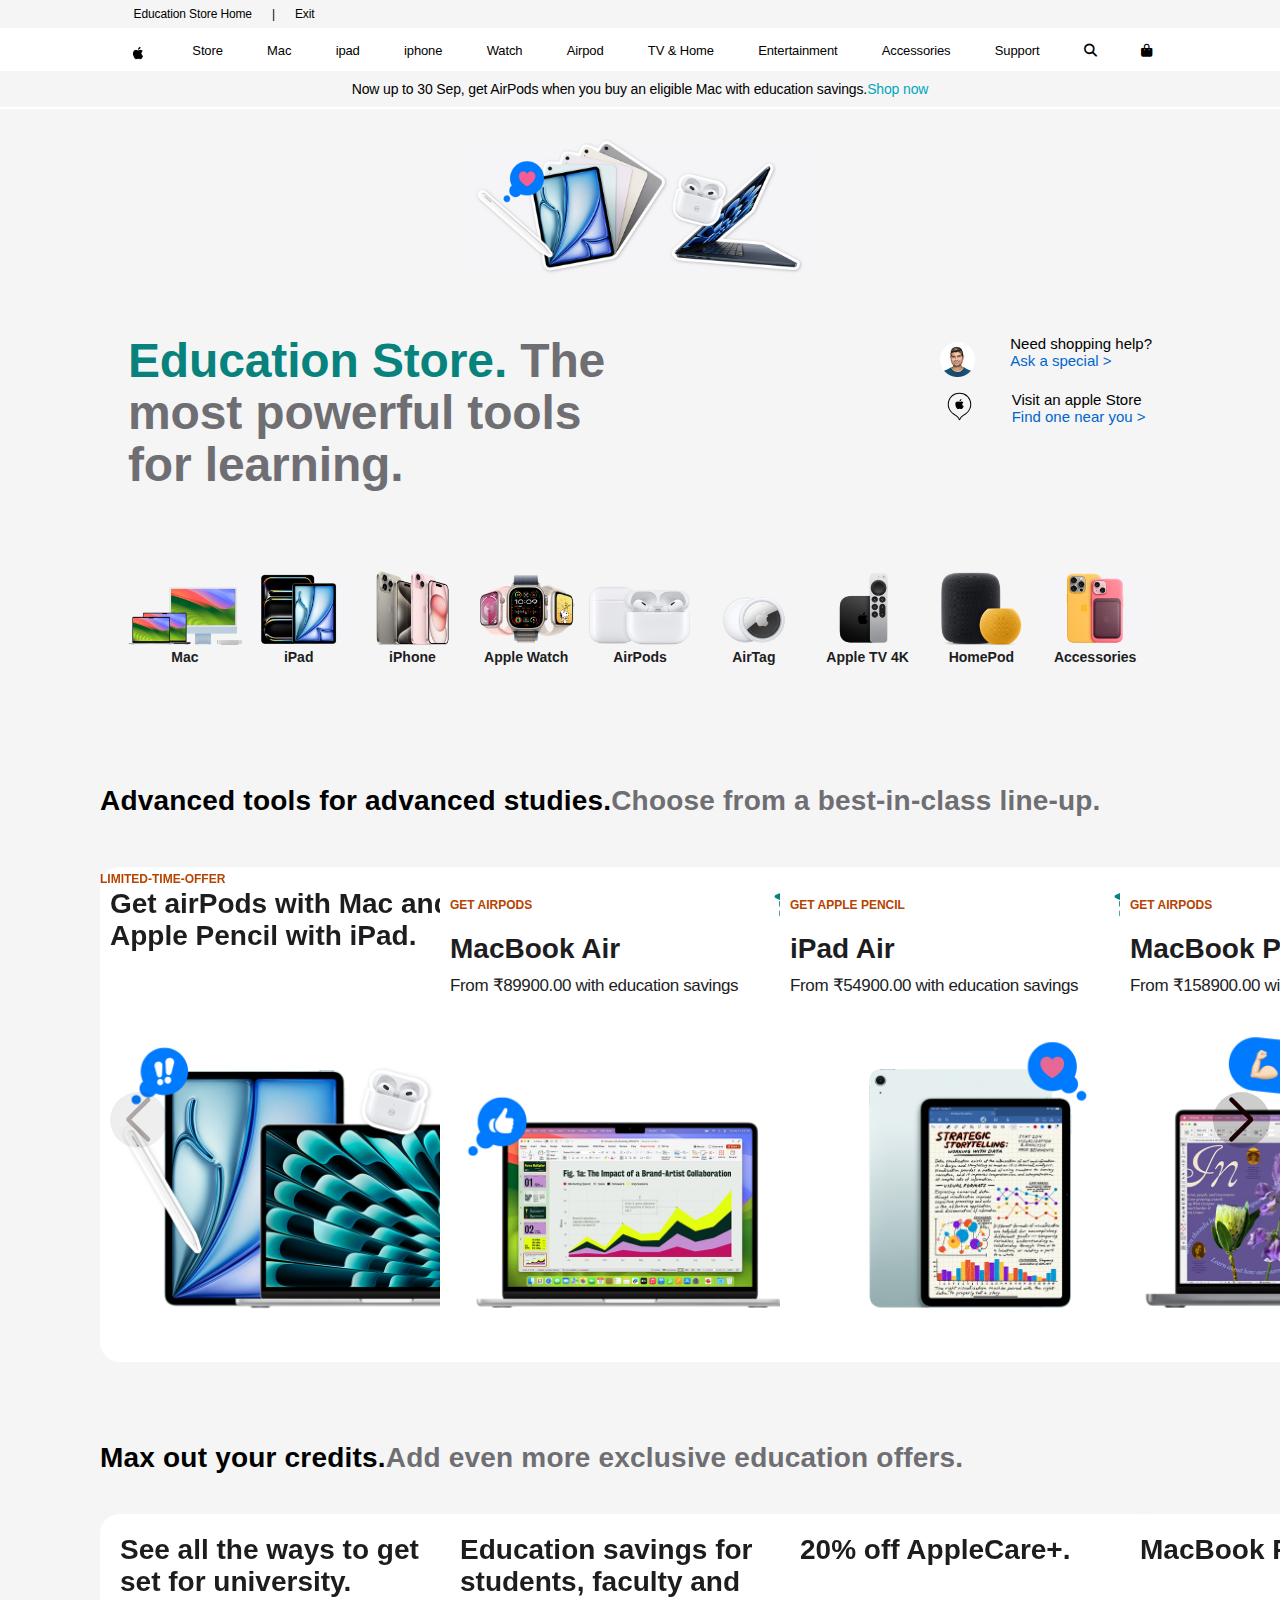
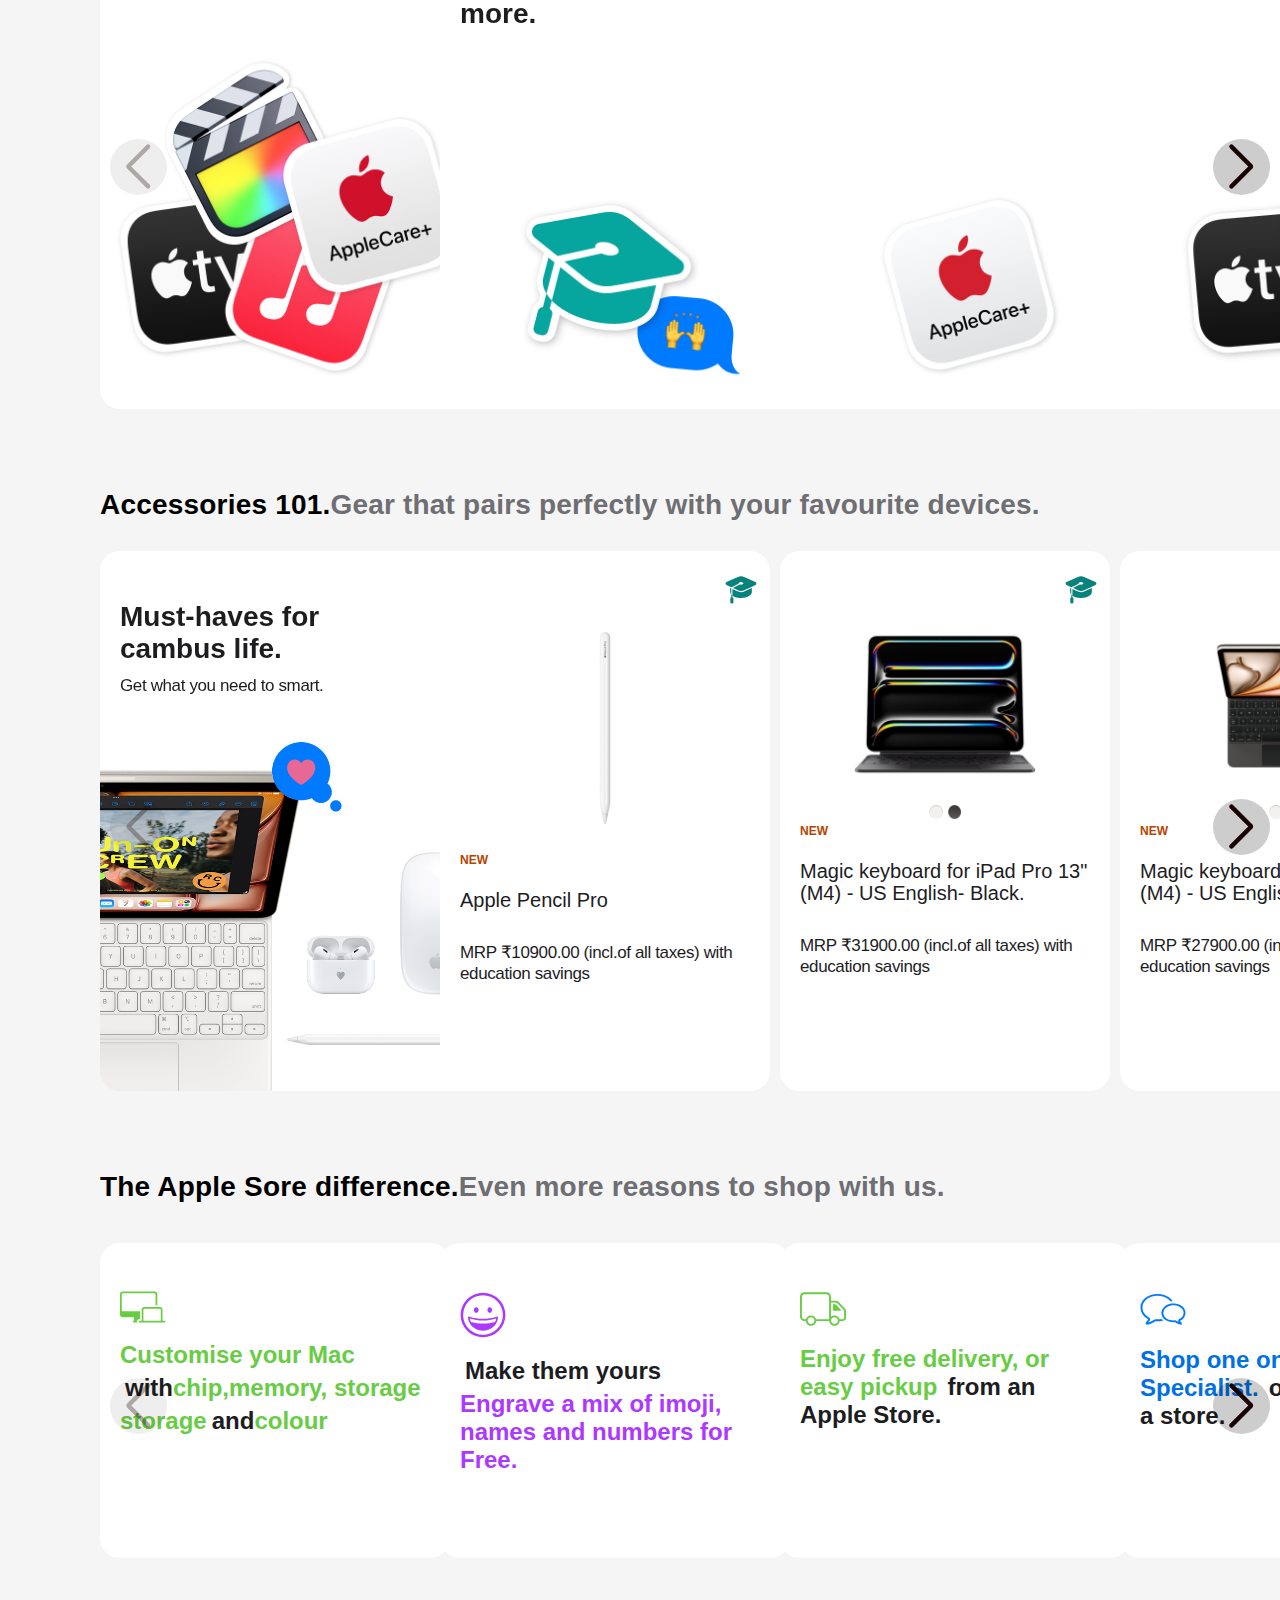
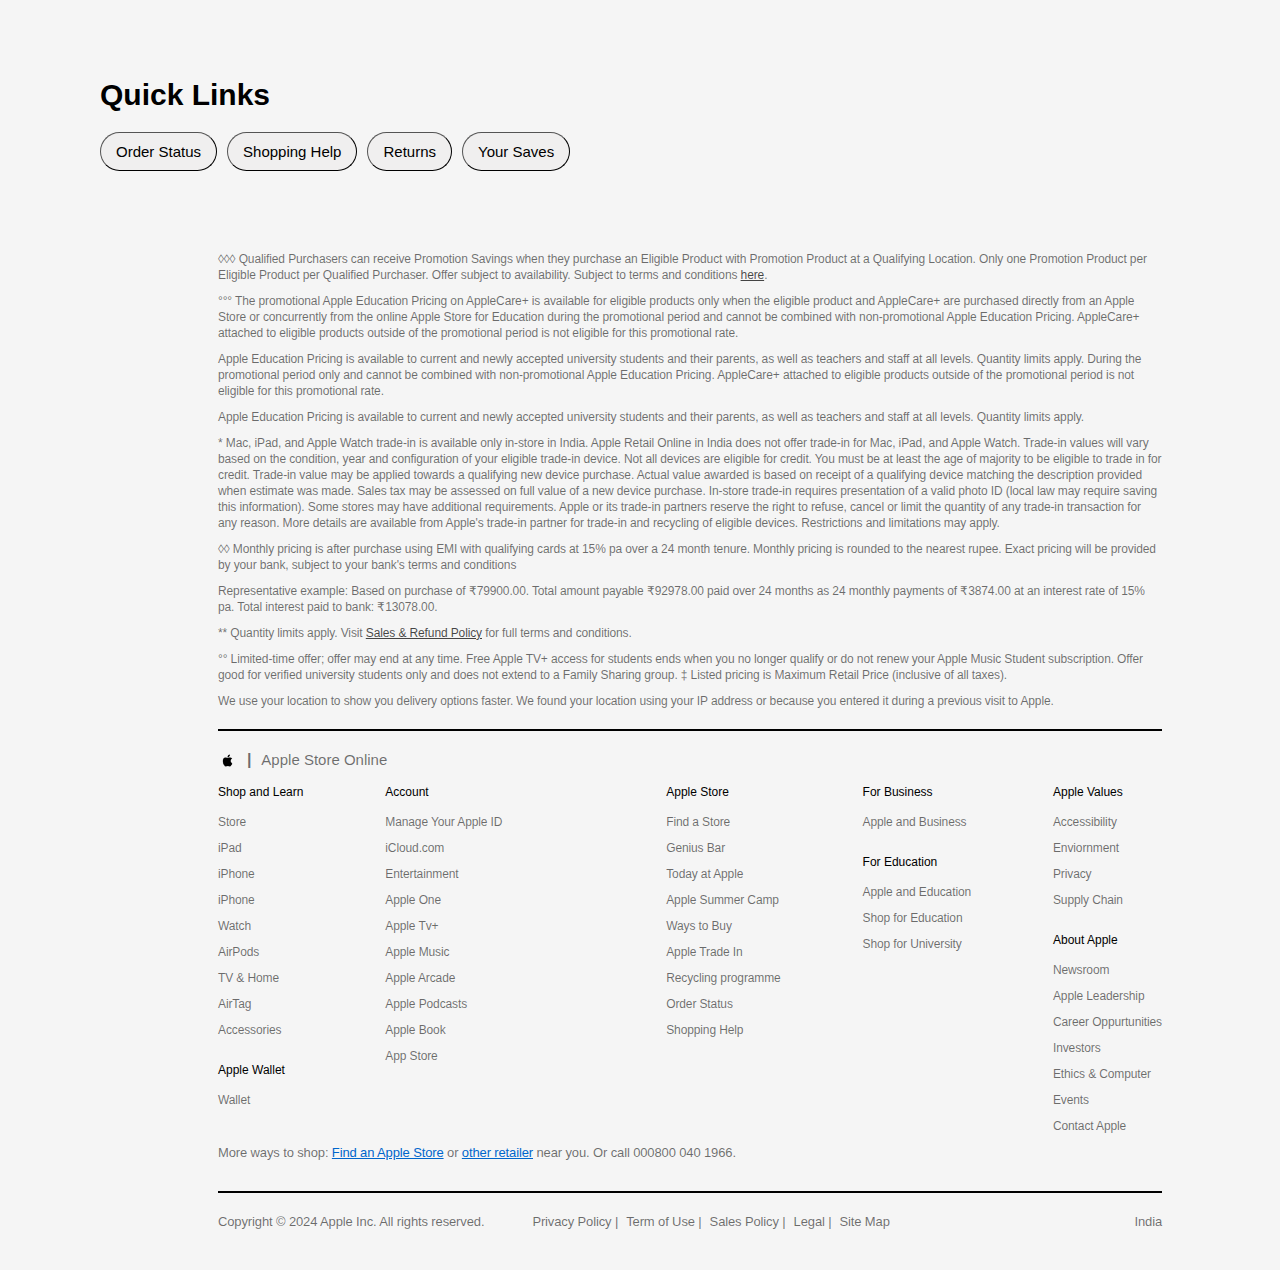
<file: index.html>
<!DOCTYPE html>
<html lang="en">
<head>
    <meta charset="UTF-8">
    <link rel="stylesheet" href="https://cdnjs.cloudflare.com/ajax/libs/font-awesome/6.5.2/css/all.min.css">
    <link rel="shortcut icon" href="image/store-card-13-airtags-nav-202108.png" type="image/x-icon">
    <meta name="viewport" content="width=device-width, initial-scale=1.0">
    <link rel="stylesheet" href="style.css"/>
    <link rel="stylesheet"href="https://cdn.jsdelivr.net/npm/swiper@11/swiper-bundle.min.css"/>
    <title>students.apple(Ind)</title>
</head>
<body>
    <section id="nav-one">
        <div class="wrapper">
            <div class="header">
                <div class="nav-top">
                    <ul class="navone-ul">
                        <li><a href="#">Education Store Home</a></li>
                        <li><a href="#">|</a></li>
                        <li><a href="#">Exit</a></li>
                    </ul>
                </div>
            </div>             
        </div>
    </section>
    <div id="nav-two">
        <div class="wrapper">
            <ul class="navtwo-ul">
                <li class="nav-img"><a href="apple.html">
                    <img src="image/apple-logo-icon-14895.png" alt="image">
                </a></li>
                <li><a href="index.html">Store</a></li>
                <li><a href="#">Mac</a></li>
                <li><a href="#">ipad</a></li>
                <li><a href="#">iphone</a></li>
                <li><a href="#">Watch</a></li>
                <li><a href="#">Airpod</a></li>
                <li><a href="#">TV & Home</a></li>
                <li><a href="#">Entertainment</a></li>
                <li><a href="#">Accessories</a></li>
                <li id="support"><a href="#">Support</a></li>
                <li><a class ="search-bar"  href="#"  >
                    <i class="fa-solid fa-magnifying-glass">
                    </i></a></li>
                <li class="cart"><a href="#"><i class="fa-solid fa-bag-shopping" ></i></a></li>       
            </ul>
            <div class="support">
                <div class="support-content">
                    <h4>Apple Support</h4>
                    <div class="content-help">
                        <span><h5>Forgotten Apple ID password</h5></span>
                        <span><h5>Apple Repair</h5></span>
                        <span><h5>Billing And Subscriptions</h5></span>
                    </div>
                    <h3><a href="#">Search For More Topics ?</a></h3>
                </div>
            </div>
            <div class="hover-searchbar">
                <div class="hoversub-section">
                    <div class="search-content">
                        <img class="search-icon" src="image/svgexport-22.svg" alt="image"/>
                        <input id="input" placeholder="Search apple.com" type="searchbar"/>
                        <img class="close-icon" src="image/svgexport-20.svg"  alt="image" />
                    </div>
                </div>
                <div class="wrapper">
                    <div class="searchbar-position" >
                        <h3 class="quick-link">Quick Links</h3>
                        <div class="search-barlink">
                            <img class="searchlink-icon"src="image/svgexport-24.svg" alt="image">
                            <span><a href="#">Find a Store</a></span>
                        </div>
                        <div class="search-barlink">
                            <img src="image/svgexport-24.svg" alt="image"/>
                            <span><a href="#">Accessories</a></span>
                        </div>
                        <div class="search-barlink">
                            <img src="image/svgexport-24.svg" alt="image"/>
                            <span><a href="#">Airpods</a></span>
                        </div>
                        <div class="search-barlink">
                            <img src="image/svgexport-24.svg" alt="image"/>
                            <span><a href="#">Airtag</a></span>
                        </div>
                        <div class="search-barlink">
                            <img src="image/svgexport-24.svg" alt="image"/>
                            <span><a href="#">Apple Trade In</a></span>
                        </div>
                    </div>
                    <div class="line"></div>
                    <div class="input-items">
                        <div class="input-items-airpod"><a href="#">
                            <img src="image/store-card-13-airpods-nav-202209.png" alt="image"/>
                            <h5>Airpod</h5>
                        </a></div>
                        <div class="input-items-airpod"><a href="#">
                            <img src="image/store-card-13-mac-nav-202310.png" alt="image"/>
                            <h5>Mac</h5>
                        </a></div>
                        <div class="input-items-airpod"><a href="#">
                            <img src="image/store-card-13-iphone-nav-202309_GEO_EMEA (1).png" alt="omage"/>
                            <h5>iPhone</h5>
                        </a></div>
                        <div class="input-items-airpod"><a href="#">
                            <img src="image/store-card-13-ipad-nav-202405.png" alt="image"/>
                            <h5>iPad</h5>
                        </a></div>
                        <div class="input-items-airpod"><a href="#">
                            <img src="image/store-card-13-watch-nav-202309_GEO_IN.png" alt="image"/>
                            <h5>iwatch</h5>
                        </a></div>
                        <div class="input-items-airpod"><a href="#">
                            <img src="image/store-card-13-accessories-nav-202403.png" alt="image"/>
                            <h5>Accessories</h5>
                        </a></div>
                        <div class="input-items-airpod"><a href="#">
                            <img src="image/store-card-13-airtags-nav-202108.png" alt="image"/>
                            <h5>Airtags</h5>
                        </a></div>
                        <div class="input-items-airpod"><a href="#">
                            <img src="image/store-card-13-appletv-nav-202210.png" alt="image"/>
                            <h5>Apple TV</h5>
                        </a></div>
                        <div class="input-items-airpod"><a href="#">
                            <img src="image/store-card-13-homepod-nav-202301.png" alt="image"/>
                            <h5>HomePod</h5>
                        </a></div>
                    </div>

                </div>
            </div>    
        </div>
    </div>
    <div id="nav-three">
        <div class="wrapper">
            <h2 class="empty">You Bag is empty</h2>
            <div class="navthree-ul">
                <span><a href="#">Sign in</a> to see if you have any saved items</span>
                <span>My Profile</span>
                <span>Orders</span>
                <span>favourite</span>
                <h4>University</h4>
                <a class ="shop"href="apple.html"><button class="shop-button">Sign-in</button></a>
            </div>
        </div>
    </div>
    <div class="nav-four">
        <p class="navfour-text">
            Now up to 30 Sep, get AirPods when you buy an eligible Mac with education savings.
             <a class="shop-now" href="#">Shop now</a>
        </p>
    </div>
    <section id="education-store">
        <div class="wrapper">
            <div class="header-img">
                <img src="image/bts-header-store-202406_GEO_IN.jpg" alt="image"/>
            </div>
            <div class="educationstore-text">
                <div class="store-text">
                    <div class="edu-text">
                    <span class="edu-store">
                        Education Store.
                    </span>
                    
                    <p class="edu-subheader">
                        The most powerful tools for learning.
                    </p>
                    </div>  
                </div>
                <div class="store-help">
                    <div class="storehelp-right">
                        <div class="help-icon">
                            <img src="image/store-chat-specialist-icon-202309_AV1.jpg" alt="image"/>
                        </div>
                        <div class="helptext">
                            <span> Need shopping help?</span>
                            <a href="#">Ask a special > </a>
                        </div>
                    </div>
                    <div class="store-right">
                        <div class="visitapple-icon">
                            <img src="image/svgexport-29.svg" alt="image"/>
                        </div>
                        <div class="applevisit-text">
                            <span> Visit an apple Store</span>
                            <a href="#">Find one near you ></a>
                        </div>
                    </div>   
                </div>
            </div>
            <div class="education-tools">
                <div class="tools"><a href="#">
                    <img src="image/store-card-13-mac-nav-202310.png" alt="image">
                </a>
                <h6>Mac</h6>
                </div>
                <div class="tools"><a href="#">
                    <img src="image/store-card-13-ipad-nav-202405.png" alt="image">
                </a>
                <h6>iPad</h6>
                </div>
                <div class="tools"><a href="#">
                    <img src="image/store-card-13-iphone-nav-202309_GEO_EMEA (1).png" alt="image">
                </a>
                <h6>iPhone</h6>
                </div>
                <div class="tools"><a href="#">
                    <img src="image/store-card-13-watch-nav-202309_GEO_IN.png" alt="image">
                </a>
                <h6>Apple Watch</h6>
                </div>
                <div class="tools"><a href="#">
                    <img src="image/store-card-13-airpods-nav-202209.png" alt="image">
                </a>
                <h6>AirPods</h6>
                </div>
                <div class="tools"><a href="#">
                    <img src="image/store-card-13-airtags-nav-202108.png" alt="image">
                </a>
                <h6>AirTag</h6>
                </div>
                <div class="tools"><a href="#">
                    <img src="image/store-card-13-appletv-nav-202210.png" alt="image">
                </a>
                <h6>Apple TV 4K</h6>
                </div>
                <div class="tools"><a href="#">
                    <img src="image/store-card-13-homepod-nav-202301.png" alt="image">
                </a>
                <h6>HomePod</h6>
                </div>
                <div class="tools"><a href="#">
                    <img src="image/store-card-13-accessories-nav-202403.png" alt="image">
                </a>
                <h6>Accessories</h6>
                </div>
            </div>
        </div>
    </section>
    <section id="advanced-studies">
        <!-- <div class="wrapper"> -->
            <div class="advanced-heading">
                <p class="sentence1-studies">Advanced tools for advanced studies.</p>
                <span class="sentence2-studies">Choose from a best-in-class line-up.</span>
            </div>
            <div class="limitedoffer-card">
               
                <div class="swiper">
                    <!-- Additional required wrapper -->
                    <div class="swiper-wrapper">
                      <div class="swiper-slide">
                        <div class="offercard-1">
                            <!-- Slides -->
                            <div class="card1-img">
                                <span class="card1-offertext">LIMITED-TIME-OFFER</span>
                                <p class="card1-subhead">Get airPods with Mac and Apple Pencil with iPad.</p>
                            </div>
                        </div>
                      </div>
                      <div class="swiper-slide"><div class="offercard-2">
                        <div class="card-top">
                            <span class="card1-offertext">GET AIRPODS</span>
                            <img src="image/untitled.svg" alt="svg">
                        </div>
                        <p class="card1-subhead">MacBook Air</p>
                        <a class="from-price" href="#">From ₹89900.00 with education savings</a>
                    </div>
                </div>
                      <div class="swiper-slide">
                        <div class="offercard-3">
                            <div class="card-top">
                                <span class="card1-offertext">GET APPLE PENCIL</span>
                                <img src="image/untitled.svg" alt="svg">
                            </div>
                            <p class="card1-subhead">iPad Air</p>
                            <a class="from-price" href="#">From ₹54900.00 with education savings</a>
                        </div>
                      </div>
                      <div class="swiper-slide">
                        <div class="offercard-4">
                            <div class="card-top">
                                <span class="card1-offertext">GET AIRPODS</span>
                                <img src="image/untitled.svg" alt="svg">
                            </div>
                            <p class="card1-subhead">MacBook Pro</p>
                            <a class="from-price" href="#">From ₹158900.00 with education savings</a>
                        </div>
                      </div>
                      <div class="swiper-slide">
                        <div class="offercard-5">
                            <div class="card-top">
                                <span class="card1-offertext">GET APPLE PENCIL</span>
                                <img src="image/untitled.svg" alt="svg">
                            </div>
                            <p class="card1-subhead">iPad Pro</p>
                            <a class="from-price" href="#">From ₹89900.00 .with education savings</a>
                        </div>
                      </div>
                      <div class="swiper-slide">
                        <div class="offercard-6">
                            <div class="card-top">
                                <span class="card1-offertext">GET AIRPODS</span>
                                <img src="image/untitled.svg" alt="svg">
                            </div>
                            <p class="card1-subhead">iMac</p>
                            <a class="from-price" href="#">From ₹129900.00 .with education savings</a>
                        </div>
                      </div>
                      <div class="swiper-slide"><div class="offercard-7">
                        <div class="card-top">
                            <span class="card1-offertext">GET AIRPODS</span>
                            <img src="image/untitled.svg" alt="svg">
                        </div>
                        <p class="card1-subhead">Mac mini</p>
                        <a class="from-price" href="#">From ₹49900.00 .with education savings</a> 
                    </div></div>
                      ...
                    </div>
                    <!-- If we need pagination
                    <div class="swiper-pagination"></div> -->
                  
                    <!-- If we need navigation buttons -->
                    <div class="swiper-button-prev"></div>
                    <div class="swiper-button-next"></div>
                  
                    <!-- If we need scrollbar -->
                    <!-- <div class="swiper-scrollbar"></div>
                  </div> -->
            </div>        
        </div>
         <script src="https://cdn.jsdelivr.net/npm/swiper@11/swiper-bundle.min.js"></script> 
    </section>
    <section id="education-offer">
        <div class="educationoffer-text">
            <p class="sentence1-offer">Max out your credits.</p>
            <span class="sentence2-offer">Add even more exclusive education offers.</span>
        </div>
        <div class="exclusive.education-head">
            <div class="swiper">
                <!-- Additional required wrapper -->
                <div class="swiper-wrapper">
                  <!-- Slides -->
                  <div class="swiper-slide">
                    <div class="exclusive-card1">
                        <p class="exclusive-subhead">See all the ways to get set for university.</p>
                    </div>
                  </div>
                  <div class="swiper-slide">
                    <div class="exclusive-card2">
                    <p class="exclusive-subhead">Education savings for students, faculty and more.</p>
                </div>
            </div>
                  <div class="swiper-slide">
                    <div class="exclusive-card3">
                        <p class="exclusive-subhead">20% off AppleCare+.</p>
                    </div>
                  </div>
                  <div class="swiper-slide">
                    <div class="exclusive-card4">   
                        <p class="exclusive-subhead">MacBook Pro</p>   
                    </div>
                  </div> 
                </div>
                  <!-- If we need pagination
                <div class="swiper-pagination"></div> -->
              
                <!-- If we need navigation buttons -->
                <div class="swiper-button-prev"></div>
                <div class="swiper-button-next"></div>
              
                <!-- If we need scrollbar -->
                <!-- <div class="swiper-scrollbar"></div>
              </div> -->
        </div>
    </section>
    <section id="accessories">
        <!-- <div class="wrapper"> -->
            <div class="accessories-heading">
                <p class="sentence1-accessories">Accessories 101.</p>
                <span class="sentence2-accessories">Gear that pairs perfectly with your favourite devices.</span>
            </div>
            <div class="accessories.education-head">
                <div class="swiper">
                    <!-- Additional required wrapper -->
                    <div class="swiper-wrapper">
                      <!-- Slides -->
                      <div class="swiper-slide">
                        <div class="accessories-card1">
                            <p class="accessories-subhead">Must-haves for <br> cambus life.</p>
                            <a class="accessories-price" href="#">Get what you need to smart.</a> 
                        </div>
                      </div>
                      <div class="swiper-slide">
                        <div class="accessories-card2">
                           <div class="white-card">
                                <img class="svg1img" src="image/untitled.svg" alt="svg"/>
                                <img class="pencil-pro"src="image/MX2D3.jpg" alt="image"/>
                                <span class="red-text">NEW</span>
                                <p class="devices-subhead">
                                    Apple Pencil Pro
                                </p>
                                <a class="accessories-price" href="#">MRP ₹10900.00 (incl.of all taxes) with education savings</a> 
                           </div>
                    </div>
                </div>
                      <div class="swiper-slide">
                        <div class="accessories-card3">
                            <div class="white-card">
                                <img class="svg1img" src="image/untitled.svg" alt="svg">
                                <img class="ipad-pro" src="image/MWR53.jpg" alt="image"/>
                                <div class="colors">
                                <img class="white-color" src="image/MJQJ3_SW_COLOR.jpg" alt="image">
                                <img class="brown-color"src="image/MWR53_SW_COLOR.jpg" alt="image">
                                </div>
                                <span class="red-text">NEW</span>
                                <p class="devices-subhead">Magic keyboard for iPad Pro 13" (M4) - US English- Black.</p>
                                <a class="accessories-price" href="#">MRP ₹31900.00 (incl.of all taxes) with education savings</a> 
                            </div>
                    </div>
                      </div>
                      <div class="swiper-slide">
                        <div class="accessories-card4">
                            <div class="white-card">
                                <img class="svg1img" src="image/untitled.svg" alt="svg">
                                <img class="ipad-pro" src="image/MXQT2.jpg" alt="image"/>
                                <div class="colors">
                                <img class="white-color" src="image/MJQJ3_SW_COLOR.jpg" alt="image">
                                <img class="brown-color"src="image/MWR53_SW_COLOR.jpg" alt="image">
                                </div>
                                <span class="red-text">NEW</span>
                                <p class="devices-subhead">
                                    Magic keyboard for iPad Pro 13" (M4) - US English- Black.
                                </p>
                                <a class="accessories-price" href="#">
                                    MRP ₹27900.00 (incl.of all taxes) with education savings
                                </a> 
                            </div>          
                    </div>
                      </div>
                      <div class="swiper-slide">
                        <div class="accessories-card5">
                            <div class="white-card">
                                <img class="svg1img" src="image/untitled.svg" alt="svg"/>
                                <img class="pencil-pro"src="image/MX2D3.jpg" alt="image"/>
                                
                                <p class="devices-subhead">
                                    Apple Pencil (USB-C)
                                </p>
                                <a class="accessories-price" href="#">
                                    MRP ₹6900.00 (incl.of all taxes) with education savings
                                </a> 
                           </div>
                        </div>
                      </div>
                      <div class="swiper-slide">
                        <div class="accessories-card6">
                            <div class="white-card">
                                <img class="svg1img" src="image/untitled.svg" alt="svg"/>
                                <img class="pencil-pro"src="image/MME73.jpg" alt="image"/>
                                <span class="red-text">Free Engraving</span>
                                <p class="airpod3rd-subhead">
                                    AirPods (3rd generation) with MagSafe Charging Case
                                </p>
                                <a class="accessories-mrp" href="#">
                                    MRP ₹20900.00 (incl.of all taxes) with education savings.
                                </a> 
                           </div>
                        </div>
                      </div>
                      <div class="swiper-slide">
                        <div class="accessories-card7">
                            <div class="white-card">
                                <img class="svg1img" src="image/untitled.svg" alt="svg"/>
                                <img class="pencil-pro"src="image/MQDP3.jpg" alt="image"/>
                                <p class="airpod3rd-subhead">
                                    Magic Keyboard Felio for ipad (10th generation) - US English
                                </p>
                                <a class="accessories-mrp" href="#">
                                    MRP ₹22899.00 (incl.of all taxes) with education savings.
                                </a> 
                           </div>
                        </div>
                      </div>
                      <div class="swiper-slide">
                        <div class="accessories-card8">
                            <div class="white-card">
                                <img class="svg1img" src="image/untitled.svg" alt="svg"/>
                                <img class="pencil-pro"src="image/airtag-single-select-202104.jpg" alt="image"/>
                                <span class="red-text">Free Engraving</span>
                                <p class="airpod3rd-subhead">
                                    AirTag
                                </p>
                                <a class="accessories-mrp" href="#">
                                    MRP ₹3490.00 (incl.of all taxes) 
                                </a> 
                           </div>

                        </div>
                      </div>
                      <div class="swiper-slide">
                        <div class="accessories-card9">
                            <div class="white-card">
                                <img class="svg1img" src="image/untitled.svg" alt="svg"/>
                                <img class="pencil-pro"src="image/MTJV3.jpg" alt="image"/>
                                <span class="red-text">Free Engraving</span>
                                <p class="airpod3rd-subhead">
                                    AirPods Pro (2nd generation) with MagaSafe Charging Case..
                                </p>
                                <a class="accessories-mrp" href="#">
                                    MRP ₹24900.00 (incl.of all taxes) with<br> education savings.
                                </a> 
                           </div>

                        </div>
                      </div>
                      
                    </div>
                      <!-- If we need pagination
                    <div class="swiper-pagination"></div> -->
                  
                    <!-- If we need navigation buttons -->
                    <div class="swiper-button-prev"></div>
                    <div class="swiper-button-next"></div>
                  
                    <!-- If we need scrollbar -->
                    <!-- <div class="swiper-scrollbar"></div>
                  </div> -->
            </div>
        </div>
    </section>
    <section id="apple-store">
        <div class="applestore-text">
            <p class="sentence1-accessories">The Apple Sore difference.</p>
            <span class="sentence2-accessories">Even more reasons to shop with us.</span>
        </div>
        <div class="swiper">
            <!-- Additional required wrapper -->
            <div class="swiper-wrapper">
              <!-- Slides -->
              <div class="swiper-slide">
                <div class="bg-card">
                    <img class="bg-icon" src="image/svgexport-33.svg" alt="image"/>
                    <div class="bg-paragraph">
                        <span class="bg-highlight">Customise your Mac</span>
                    </div>
                    <div class="bg-paragraph">
                        <span class="bg-black">with</span>
                        <span class="bg-highlight">chip,memory, storage</span>
                    </div>
                    <div class="bg-paragraph">
                        <div class="bg-highlight">storage</div>
                        <div class="bg-black">and</div>
                        <div class="bg-highlight">colour</div>
                    </div> 
                </div>
              </div>
              <div class="swiper-slide">
                <div class="card">
                <div class="bg-card">
                    <img class="bg-icon" src="image/svgexport-34.svg" alt="image"/>
                    <div class="bg-paragraph">
                        <span class="bg-black">Make them yours</span>
                    </div>
                    <div class="bg-paragraph">
                        <div class="bg-imojie">
                            Engrave a mix of imoji, names and numbers for Free.
                        </div>
                        
                    </div> 
                </div>
            </div>
        </div>
              <div class="swiper-slide">
                <div class="card">
                    <div class="bg-card">
                        <img class="bg-icon" src="image/svgexport-35.svg" alt="image"/>
                        <div class="greenblack-text">
                            <span class="bg-highlight">Enjoy free delivery, or easy pickup</span>
                            <span class="bg-black">from an Apple Store.</span>   
                        </div>
                    </div>
              </div>
              </div>      
            <div class="swiper-slide">
                <div class="bg-card">
                    <img class="bg-icon" src="image/svgexport-36.svg" alt="image"/>
                    <div class="greenblack-text">
                        <span class="highlight-blue">Shop one on one with a Specialist.</span>
                        <span class="bg-black">online or in a store.</span>
                    </div>
                </div>
            </div>
            <div class="swiper-slide">
                <div class="bg-card">
                    <img class="bg-icon" src="image/svgexport-37.svg" alt="image"/>
                    <div class="blueblack-text">
                        <span class="highlight-blue">Exchange your smartphone,</span>
                        <span class="bg-black">get ₹16000.00 - ₹61045.00 in credit towards a new one.*</span>
                    </div>
                </div>
            </div>
            <div class="swiper-slide">
                <div class="bg-card">
                    <img class="bg-icon" src="image/svgexport-38.svg" alt="image"/>
                    <div class="blueblack-text1">
                        <span class="highlight-blue">
                            Tradenin your eligible Mac,Apple Watch or iPad for instant credit,
                        </span>
                        <span class="bg-black">in-store only.</span>
                    </div>
                    
                </div>
            </div>
        </div>
            <div class="swiper-button-prev"></div>
           <div class="swiper-button-next">
           </div>
           
        </div>
           
    </section>
    <div class="bottom-spotlight">
        <div class="spotlight-bottom">
            <h4>Quick Links</h4>
            <div class="spotbottom-button">
                <button class="order-bn">Order Status</button>
                <button class="order-bn">Shopping Help</button>
                <button class="order-bn">Returns</button>
                <button class="order-bn">Your Saves</button>
            </div>
    </div>

    <section id="footer">
        <div class="wrapper">
            <p class="ftr-1paragraph">◊◊◊ Qualified Purchasers can receive Promotion Savings when they purchase an
                 Eligible Product with Promotion Product at a Qualifying Location. Only one Promotion Product per 
                 Eligible Product per Qualified Purchaser. Offer subject to availability. Subject to terms and 
                 conditions <a href="#">here</a>.
            </p>
            <p class="ftr-1paragraph">°°° The promotional Apple Education Pricing on AppleCare+ is 
                available for eligible products only when the eligible product and AppleCare+ are purchased
                 directly from an Apple Store or concurrently from the online Apple Store for Education during
                  the promotional period and cannot be combined with non-promotional Apple Education Pricing.
                   AppleCare+ attached to eligible products
                 outside of the promotional period is not eligible for this promotional rate.</p>
        
            <p class="ftr-1paragraph">
                Apple Education Pricing is available to current and newly accepted university students and their parents,
                as well as teachers and staff at all levels. Quantity limits apply. During the promotional period only and 
                cannot be combined with non-promotional Apple Education Pricing. AppleCare+ attached 
                to eligible products outside of the promotional period is not eligible for this promotional rate.
            </p>
            <p class="ftr-1paragraph">
                Apple Education Pricing is available to current and newly accepted university students and their parents,
                as well as teachers and staff at all levels. Quantity limits apply.
            </p>
            <p class="ftr-1paragraph">* Mac, iPad, and Apple Watch trade-in is available only in-store in India.
                Apple Retail Online in India does not offer trade-in for Mac, iPad, and Apple Watch. 
                Trade-in values will vary based on the condition, year and configuration of your eligible trade-in device.
                Not all devices are eligible for credit. You must be at least the age of majority to be eligible to trade
                in for credit. Trade-in value may be applied towards a qualifying new device purchase. Actual value 
                awarded is based on receipt of a qualifying device matching the description provided when estimate was made.
                Sales tax may be assessed on full value of a new device purchase. In-store trade-in requires presentation 
                of a valid photo ID (local law may require saving this information). Some stores may have additional requirements.
                Apple or its trade-in partners reserve the right to refuse, cancel or limit the quantity of any trade-in
                transaction for any reason. More details are available from Apple's trade-in
                partner for trade-in and recycling of eligible devices. Restrictions and limitations may apply.
            </p>
            <p class="ftr-1paragraph">
                ◊◊ Monthly pricing is after purchase using EMI with qualifying cards at 15% pa over a 24 month tenure.
                 Monthly pricing is rounded to the nearest rupee.
                 Exact pricing will be provided by your bank, subject to your bank's terms and conditions
            </p>
            <p class="ftr-1paragraph">
                Representative example:
                Based on purchase of ₹79900.00. Total amount payable ₹92978.00 paid over 24 months as 24 monthly 
                payments of ₹3874.00 
                at an interest rate of 15% pa.
                Total interest paid to bank: ₹13078.00.
            </p>
            <p class="ftr-1paragraph">
                ** Quantity limits apply. Visit <a href="#">Sales & Refund Policy</a> for full terms and conditions.
            </p>
            <p class="ftr-1paragraph">
                °° Limited-time offer; offer may end at any time. Free Apple TV+ access for students ends when you
                 no longer qualify or do not renew your Apple Music Student subscription.
                 Offer good for verified university students only and does not extend to a Family Sharing group.
                ‡ Listed pricing is Maximum Retail Price (inclusive of all taxes).
            </p>
            <p class="ftr-1paragraph">
                We use your location to show you delivery options faster. We found your location using your
                 IP address or because you entered it during a previous visit to Apple.
            </p>
           
            <hr class="line">
            <div class="mid-footer">
                <div class="mid">
                    <img src="image/apple-logo-icon-14895.png" alt="image">
                    <h4><a href="#">|</a></h4>
                    <span>Apple Store Online</span>
                </div>
                <div class="footermid-section">
                    <div class="list">
                        <h5>Shop and Learn</h5>
                        <h6><a href="#">Store</a></h6>
                        <h6><a href="#">iPad</a></h6>
                        <h6><a href="#">iPhone</a></h6>
                        <h6><a href="#">iPhone</a></h6>
                        <h6><a href="#">Watch</a></h6>
                        <h6><a href="#">AirPods</a></h6>
                        <h6><a href="#">TV & Home</a></h6>
                        <h6><a href="#">AirTag</a></h6>
                        <h6><a href="#">Accessories</a></h6>
                        <h5>Apple Wallet</h5>
                        <h6><a href="#">Wallet</a></h6>
                    </div>
                    <div class="list">
                        <h5>Account</h5>
                        <h6><a href="#">Manage Your Apple ID</a></h6>
                        <h6><a href="#">iCloud.com</a></h6>
                        <h6><a href="#">Entertainment</a></h6>
                        <h6><a href="#">Apple One</a></h6>
                        <h6><a href="#">Apple Tv+</a></h6>
                        <h6><a href="#">Apple Music</a></h6>
                        <h6><a href="#">Apple Arcade</a></h6>
                        <h6><a href="#">Apple Podcasts</a></h6>
                        <h6><a href="#">Apple Book</a></h6>
                        <h6><a href="#">App Store</a</h6>
                    </div>
                    <div class="list">
                        <h5>Apple Store</h5>
                        <h6><a href="#">Find a Store</a></h6>
                        <h6><a href="#">Genius Bar</a></h6>
                        <h6><a href="#">Today at Apple</a></h6>
                        <h6><a href="#">Apple Summer Camp</a></h6>
                        <h6><a href="#">Ways to Buy</a></h6>
                        <h6><a href="#">Apple Trade In</a></h6>
                        <h6><a href="#">Recycling programme</a></h6>
                        <h6><a href="#">Order Status</a></h6>
                        <h6><a href="#">Shopping Help</a></h6>
                    </div>
                    <div class="list">
                        <h5>For Business</h5>
                        <h6><a href="#">Apple and Business</a></h6>
                        <h5>For Education</h5>
                        <h6><a href="#">Apple and Education</a></h6>
                        <h6><a href="#">Shop for Education</a></h6>
                        <h6><a href="#">Shop for University</a></h6>
                    </div>
                    <div class="list">
                        <h5>Apple Values</h5>
                        <h6><a href="#">Accessibility</a></h6>
                        <h6><a href="#">Enviornment</a></h6>
                        <h6><a href="#">Privacy</a></h6>
                        <h6><a href="#">Supply Chain</a></h6>
                        <h5>About Apple</h5>
                        <h6><a href="#">Newsroom</a></h6>
                        <h6><a href="#">Apple Leadership</a></h6>
                        <h6><a href="#">Career Oppurtunities</a></h6>
                        <h6><a href="#">Investors</a></h6>
                        <h6><a href="#">Ethics & Computer</a></h6>
                        <h6><a href="#">Events</a></h6>
                        <h6><a href="#">Contact Apple</a></h6>
                    </div>
                </div>
                <div class="mid-bottom-text">
                    <h3>More ways to shop: <a href="#">Find an Apple Store</a> or
                        <a href="#">other retailer</a> near you. Or call 000800 040 1966.
                   </h3>
                </div>
                <hr class="line">
            </div>
            <div class="footer-link">
                <div class="footer-bottom">
                    <div class="mid-bottom-text">
                        <h3>
                            Copyright © 2024 Apple Inc. All rights reserved.
                       </h3>
                    </div>
                    <ul>
                        <li><a href="#">Privacy Policy</a> |</li>
                        <li><a href="#">Term of Use</a> |</li>
                        <li><a href="#">Sales Policy</a> |</li>
                        <li><a href="#">Legal</a> |</li>
                        <li><a href="#">Site Map</a></li>
                       </ul>
                </div>
                <h4>India</h4>
            </div>
        </div>
        
    </section>
    <script src="index.js"></script>
</body>



</html>
</file>
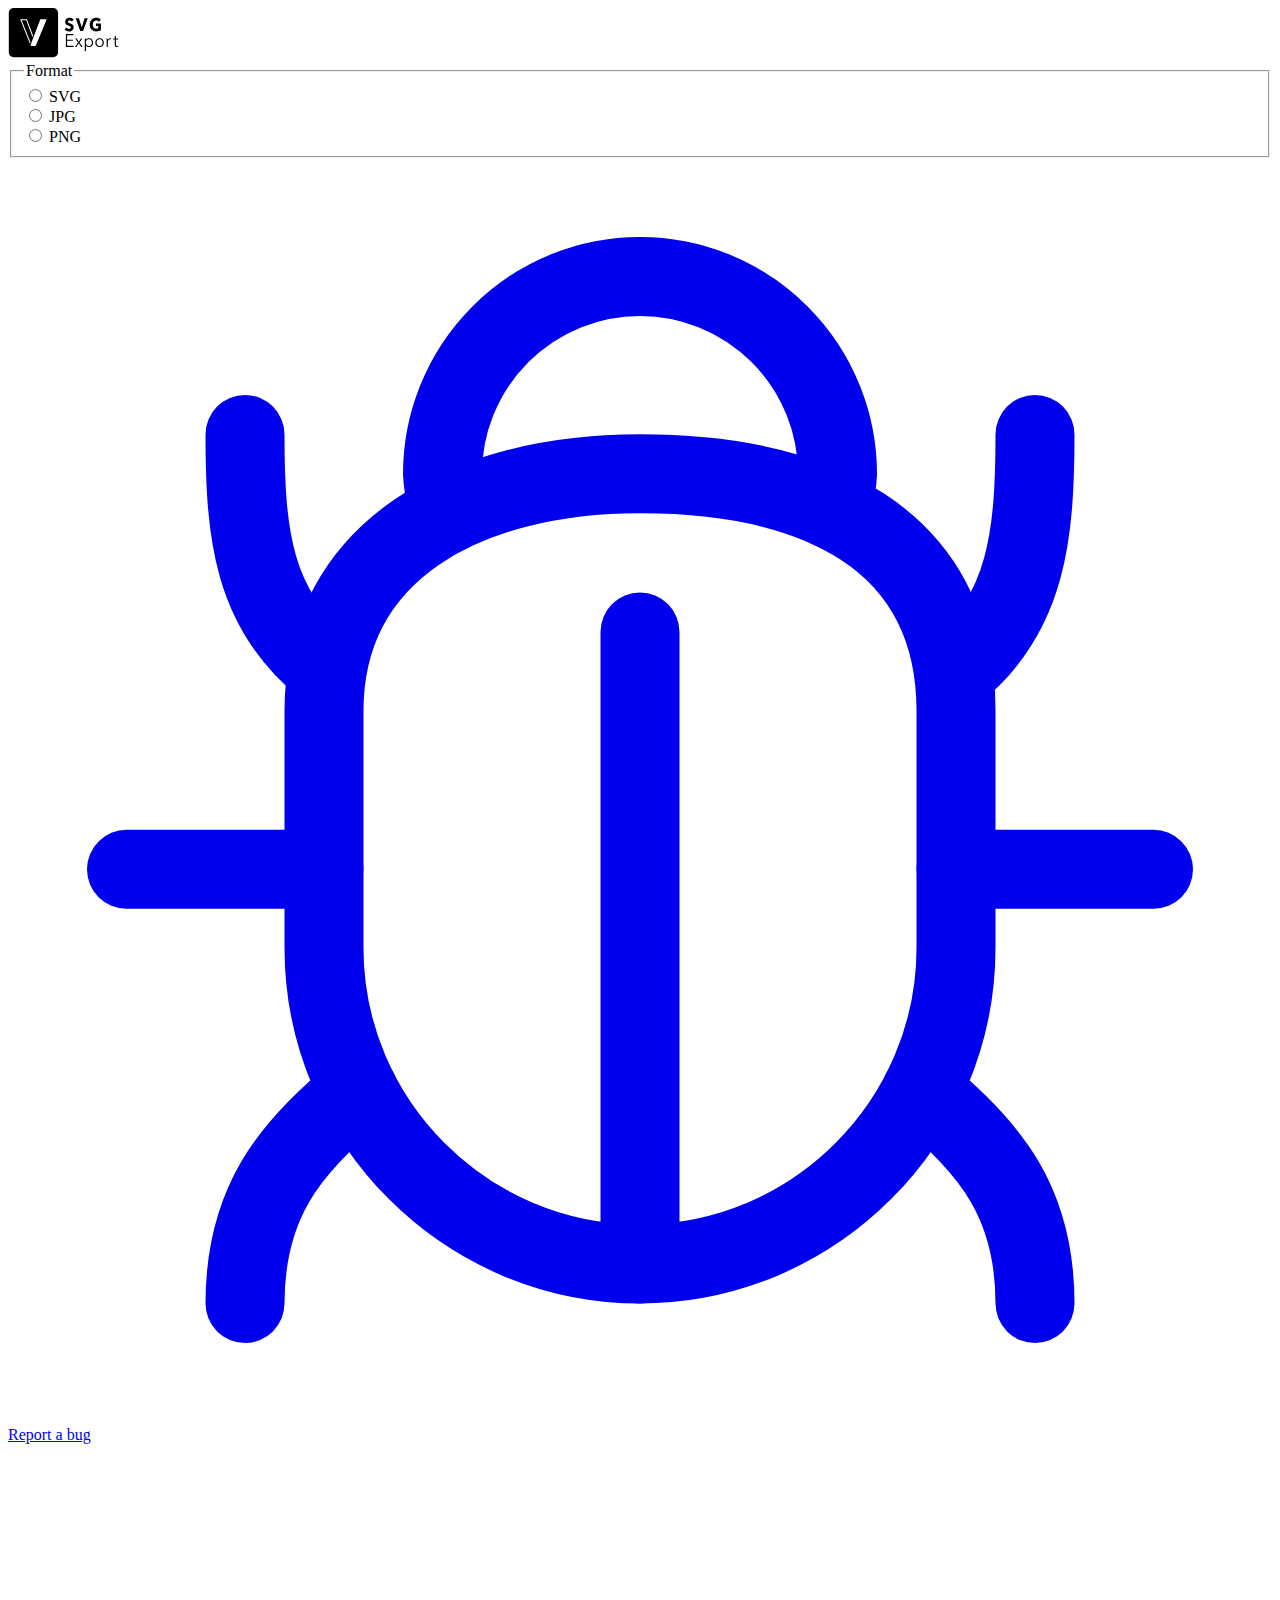
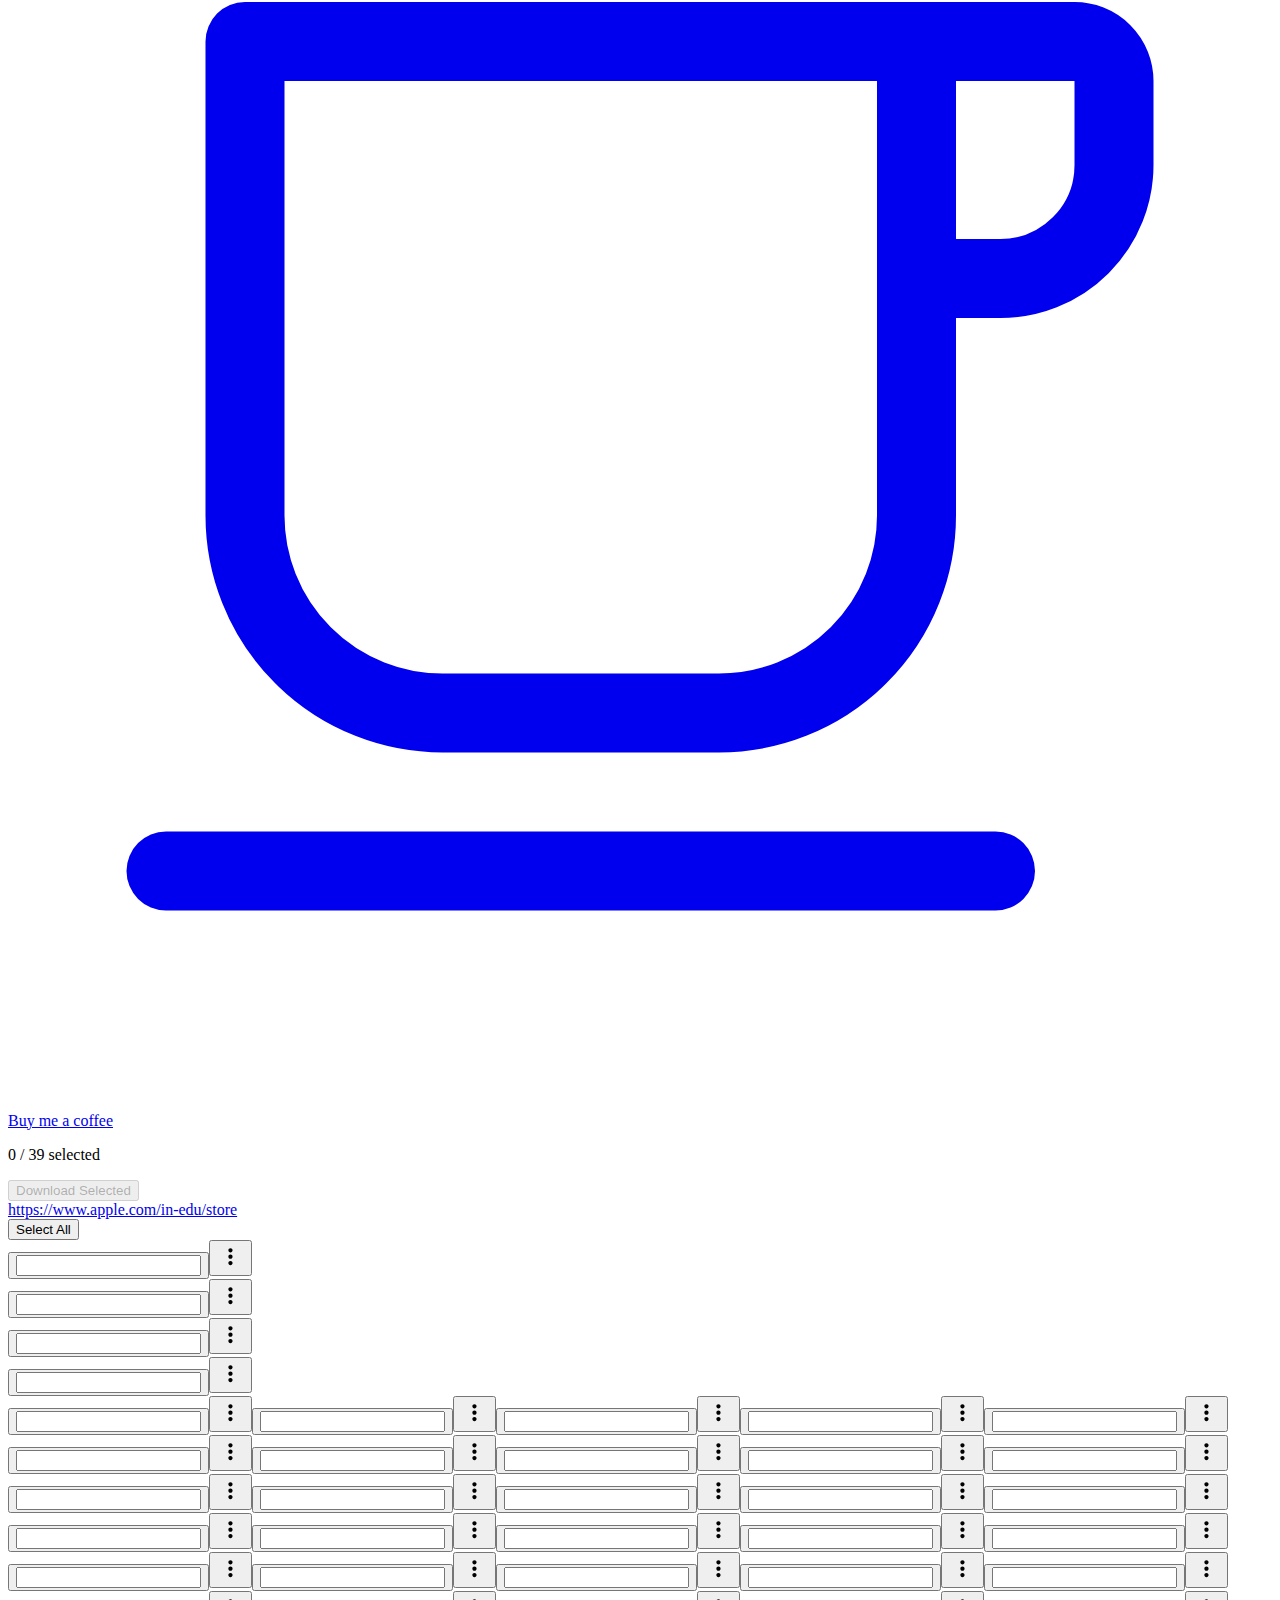
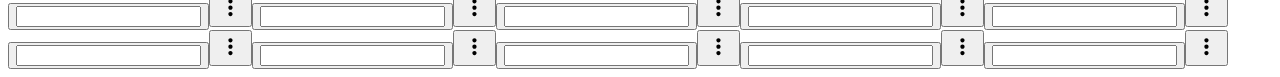
<file: image/SVG Export.html>
<!DOCTYPE html>
<!-- saved from url=(0071)chrome-extension://naeaaedieihlkmdajjefioajbbdbdjgp/svgexport.html?id=1 -->
<html lang="en"><head><meta http-equiv="Content-Type" content="text/html; charset=UTF-8">
    
    <title>SVG Export</title>
    <link rel="stylesheet" href="chrome-extension://naeaaedieihlkmdajjefioajbbdbdjgp/svgexport.css">
    
    
    <link rel="preconnect" href="https://fonts.gstatic.com/">
    <link href="./SVG Export_files/css2" rel="stylesheet">
  <link rel="shortcut icon"></head>
  <body>
    <div class="flex min-w-full"><div data-v-0c17ff48="" id="sidebar" class="flex flex-col h-screen sticky top-0"><div data-v-0c17ff48="" id="logo" class="bg-gray-900 flex justify-center items-center shadow-md"><svg data-v-0c17ff48="" width="111" height="50" viewBox="0 0 140 64" fill="none" xmlns="http://www.w3.org/2000/svg" class="text-white"><g data-v-0c17ff48="" fill="currentColor"><path data-v-0c17ff48="" d="M80.7406 17.3282C80.4216 16.894 80.0047 16.549 79.4898 16.2932C78.975 16.0373 78.4782 15.9094 77.9996 15.9094C77.7531 15.9094 77.5028 15.9326 77.2491 15.9792C76.9953 16.0257 76.7669 16.1149 76.5638 16.2467C76.3608 16.3785 76.1904 16.549 76.0525 16.7584C75.9148 16.9676 75.8459 17.2351 75.8459 17.5608C75.8459 17.8399 75.9003 18.0725 76.0091 18.2585C76.1178 18.4445 76.2774 18.6074 76.4876 18.747C76.6979 18.8865 76.9481 19.0144 77.2382 19.1307C77.5282 19.247 77.8546 19.3672 78.2171 19.4913C78.7392 19.6773 79.2831 19.8828 79.8488 20.1076C80.4143 20.3324 80.9292 20.6309 81.3933 21.003C81.8573 21.3752 82.2418 21.8365 82.5462 22.387C82.8508 22.9374 83.0031 23.6235 83.0031 24.4454C83.0031 25.3912 82.84 26.2091 82.5137 26.8992C82.1873 27.5892 81.7486 28.159 81.1974 28.6087C80.6464 29.0583 80.0155 29.3917 79.3048 29.6087C78.5942 29.8259 77.8618 29.9344 77.1077 29.9344C76.0055 29.9344 74.9394 29.7289 73.9098 29.318C72.8801 28.9071 72.0244 28.3217 71.3427 27.5619L73.7792 24.9105C74.1563 25.4067 74.653 25.8215 75.2694 26.1549C75.8858 26.4882 76.4985 26.655 77.1077 26.655C77.3833 26.655 77.6515 26.6239 77.9126 26.5619C78.1736 26.4998 78.4021 26.3991 78.5979 26.2596C78.7936 26.1199 78.9495 25.9339 79.0655 25.7013C79.1816 25.4688 79.2396 25.1896 79.2396 24.864C79.2396 24.5538 79.1671 24.2902 79.022 24.0732C78.877 23.8561 78.6704 23.6585 78.4021 23.4801C78.1337 23.3018 77.8002 23.139 77.4013 22.9916C77.0025 22.8443 76.5493 22.6854 76.0417 22.5149C75.5486 22.3442 75.0663 22.1427 74.595 21.9101C74.1237 21.6775 73.703 21.3791 73.3332 21.0146C72.9634 20.6502 72.6661 20.2084 72.4414 19.6889C72.2165 19.1695 72.1041 18.5376 72.1041 17.7934C72.1041 16.8784 72.2782 16.0954 72.6263 15.4443C72.9743 14.7929 73.4311 14.258 73.9968 13.8393C74.5623 13.4207 75.2005 13.1145 75.9111 12.9206C76.6218 12.7269 77.3397 12.6299 78.0648 12.6299C78.935 12.6299 79.8233 12.8005 80.7298 13.1416C81.6362 13.4827 82.4302 13.9866 83.1119 14.6535L80.7406 17.3282Z"></path> <path data-v-0c17ff48="" d="M95.1203 29.5154H91.4002L85.5701 13.0482H89.747L93.3147 24.7241H93.4017L96.9476 13.0482H101.059L95.1203 29.5154Z"></path> <path data-v-0c17ff48="" d="M117.919 28.5152C117.165 28.934 116.284 29.275 115.276 29.5386C114.268 29.8022 113.169 29.934 111.98 29.934C110.747 29.934 109.612 29.7247 108.576 29.306C107.539 28.8874 106.647 28.2982 105.9 27.5384C105.153 26.7786 104.569 25.8676 104.149 24.8055C103.728 23.7434 103.518 22.5611 103.518 21.2586C103.518 19.9406 103.732 18.7466 104.159 17.6767C104.587 16.6068 105.178 15.6958 105.932 14.9438C106.686 14.1917 107.571 13.6142 108.586 13.211C109.602 12.8079 110.696 12.6063 111.871 12.6063C113.089 12.6063 114.221 12.804 115.265 13.1994C116.309 13.5948 117.158 14.1259 117.81 14.7926L115.461 17.6534C115.098 17.2037 114.62 16.8355 114.025 16.5486C113.43 16.2618 112.756 16.1183 112.002 16.1183C111.349 16.1183 110.747 16.2463 110.196 16.5021C109.645 16.758 109.166 17.1146 108.76 17.572C108.354 18.0295 108.039 18.5722 107.814 19.2002C107.589 19.8282 107.477 20.5143 107.477 21.2586C107.477 22.0184 107.578 22.7161 107.781 23.3519C107.984 23.9876 108.285 24.5342 108.684 24.9915C109.083 25.449 109.576 25.8057 110.164 26.0615C110.751 26.3174 111.422 26.4453 112.176 26.4453C112.611 26.4453 113.024 26.4103 113.416 26.3406C113.807 26.2708 114.17 26.1583 114.504 26.0033V23.0029H111.567V19.7932H117.919V28.5152Z"></path> <path data-v-0c17ff48="" d="M74.6277 48.312H82.8725V49.8005H73.0613V33.3333H82.6116V34.8219H74.6277V40.497H82.0894V41.9623H74.6277V48.312Z"></path> <path data-v-0c17ff48="" d="M88.681 44.1713L84.9175 38.9149H86.8101L89.5946 43.0549L92.3792 38.9149H94.163L90.4649 44.1016L94.5111 49.8H92.5968L89.5729 45.2645L86.462 49.8H84.6781L88.681 44.1713Z"></path> <path data-v-0c17ff48="" d="M98.7317 55.382H97.2523V38.9149H98.7317V40.7988H98.7969C99.2175 40.0854 99.7794 39.5466 100.483 39.1822C101.186 38.8179 101.9 38.6357 102.626 38.6357C103.423 38.6357 104.145 38.7831 104.79 39.0776C105.436 39.3722 105.987 39.7754 106.444 40.2871C106.9 40.7988 107.256 41.4035 107.51 42.1012C107.763 42.799 107.89 43.551 107.89 44.3573C107.89 45.1636 107.763 45.9156 107.51 46.6135C107.256 47.3112 106.9 47.916 106.444 48.4277C105.987 48.9394 105.436 49.3425 104.79 49.6371C104.145 49.9317 103.423 50.079 102.626 50.079C101.9 50.079 101.186 49.8968 100.483 49.5324C99.7794 49.168 99.2175 48.6447 98.7969 47.9624H98.7317V55.382ZM106.324 44.3573C106.324 43.7526 106.237 43.1827 106.063 42.6478C105.889 42.1129 105.639 41.6478 105.312 41.2524C104.986 40.8569 104.584 40.5429 104.105 40.3103C103.626 40.0777 103.082 39.9615 102.473 39.9615C101.908 39.9615 101.386 40.0738 100.907 40.2987C100.428 40.5235 100.015 40.8336 99.667 41.229C99.319 41.6244 99.0471 42.0896 98.8512 42.6246C98.6555 43.1595 98.5576 43.7372 98.5576 44.3573C98.5576 44.9776 98.6555 45.5551 98.8512 46.0902C99.0471 46.6251 99.319 47.0863 99.667 47.474C100.015 47.8616 100.428 48.1678 100.907 48.3927C101.386 48.6176 101.908 48.73 102.473 48.73C103.082 48.73 103.626 48.6176 104.105 48.3927C104.584 48.1678 104.986 47.8578 105.312 47.4624C105.639 47.067 105.889 46.6019 106.063 46.0668C106.237 45.5319 106.324 44.9621 106.324 44.3573Z"></path> <path data-v-0c17ff48="" d="M121.617 44.3573C121.617 45.1792 121.483 45.9389 121.215 46.6367C120.946 47.3344 120.573 47.9392 120.094 48.4509C119.616 48.9626 119.043 49.3619 118.376 49.6487C117.709 49.9355 116.976 50.079 116.179 50.079C115.396 50.079 114.67 49.9355 114.003 49.6487C113.336 49.3619 112.763 48.9626 112.285 48.4509C111.806 47.9392 111.433 47.3344 111.164 46.6367C110.896 45.9389 110.762 45.1792 110.762 44.3573C110.762 43.5355 110.896 42.7757 111.164 42.078C111.433 41.3802 111.806 40.7755 112.285 40.2638C112.763 39.7521 113.336 39.3529 114.003 39.066C114.67 38.7791 115.396 38.6357 116.179 38.6357C116.976 38.6357 117.709 38.7791 118.376 39.066C119.043 39.3529 119.616 39.7521 120.094 40.2638C120.573 40.7755 120.946 41.3802 121.215 42.078C121.483 42.7757 121.617 43.5355 121.617 44.3573ZM120.051 44.3573C120.051 43.7526 119.96 43.1827 119.779 42.6478C119.598 42.1129 119.34 41.6478 119.007 41.2524C118.673 40.8569 118.267 40.5429 117.788 40.3103C117.31 40.0777 116.773 39.9615 116.179 39.9615C115.584 39.9615 115.051 40.0777 114.58 40.3103C114.108 40.5429 113.706 40.8569 113.372 41.2524C113.039 41.6478 112.781 42.1129 112.6 42.6478C112.419 43.1827 112.328 43.7526 112.328 44.3573C112.328 44.9621 112.419 45.5319 112.6 46.0668C112.781 46.6019 113.039 47.067 113.372 47.4624C113.706 47.8578 114.108 48.1678 114.58 48.3927C115.051 48.6176 115.584 48.73 116.179 48.73C116.773 48.73 117.31 48.6176 117.788 48.3927C118.267 48.1678 118.673 47.8578 119.007 47.4624C119.34 47.067 119.598 46.6019 119.779 46.0668C119.96 45.5319 120.051 44.9621 120.051 44.3573Z"></path> <path data-v-0c17ff48="" d="M125.228 41.3105C125.228 41.0159 125.221 40.636 125.207 40.1708C125.192 39.7055 125.17 39.2869 125.141 38.9149H126.556C126.585 39.2094 126.606 39.535 126.621 39.8917C126.635 40.2483 126.643 40.5429 126.643 40.7755H126.686C126.976 40.1398 127.411 39.6242 127.991 39.2288C128.571 38.8334 129.224 38.6357 129.949 38.6357C130.138 38.6357 130.308 38.6434 130.46 38.6589C130.613 38.6745 130.769 38.7055 130.928 38.752L130.732 40.2406C130.645 40.2095 130.5 40.1785 130.297 40.1475C130.094 40.1165 129.891 40.1009 129.688 40.1009C129.297 40.1009 128.92 40.1785 128.557 40.3335C128.194 40.4887 127.879 40.7328 127.611 41.0662C127.342 41.3995 127.125 41.826 126.958 42.3455C126.791 42.8649 126.708 43.4891 126.708 44.2178V49.7999H125.228V41.3105Z"></path> <path data-v-0c17ff48="" d="M140 40.2415H137.128V46.591C137.128 46.9942 137.165 47.3276 137.237 47.5912C137.31 47.8548 137.415 48.0603 137.553 48.2076C137.69 48.3549 137.854 48.4557 138.042 48.5099C138.231 48.5641 138.434 48.5912 138.651 48.5912C138.854 48.5912 139.068 48.5603 139.293 48.4983C139.518 48.4362 139.732 48.351 139.935 48.2424L140 49.6146C139.739 49.7232 139.467 49.8046 139.184 49.8589C138.901 49.9132 138.593 49.9403 138.26 49.9403C137.984 49.9403 137.694 49.9016 137.389 49.824C137.085 49.7464 136.802 49.5991 136.541 49.3821C136.28 49.165 136.066 48.8704 135.899 48.4983C135.733 48.1261 135.649 47.6377 135.649 47.033V40.2415H133.539V38.9157H135.649V35.8456H137.128V38.9157H140V40.2415Z"></path> <path data-v-0c17ff48="" fill-rule="evenodd" clip-rule="evenodd" d="M56.7567 0C60.2373 0 63.063 2.82573 63.063 6.3063V56.7567C63.063 60.2373 60.2373 63.063 56.7567 63.063H6.3063C2.82573 63.063 0 60.2373 0 56.7567V6.3063C0 2.82573 2.82573 0 6.3063 0H56.7567ZM40.7975 14.3351C40.5716 14.3351 40.3703 14.4738 40.2886 14.6835L31.7734 36.8818L28.0557 46.5753C27.9988 46.7196 27.8652 47.0407 27.5525 46.9265L27.8652 47.7102C28.1131 48.3306 28.7145 48.7364 29.3813 48.7364H33.2565C33.9178 48.7364 34.5141 48.3388 34.7669 47.7265L48.2296 15.0862C48.3765 14.727 48.1128 14.3351 47.7261 14.3351H40.7975ZM26.8305 45.1107C22.821 35.1023 18.7563 25.1156 14.8247 15.0762C14.701 14.7528 14.9425 14.3394 15.3281 14.3349C17.8215 14.3249 20.315 14.3229 22.8084 14.3349C23.0256 14.338 23.2315 14.4804 23.3116 14.6859L31.0244 35.1359L30.3155 36.9841L22.2696 15.6502H16.4707L27.7124 43.7713L27.3334 44.7596C27.2765 44.9038 27.143 45.2248 26.8305 45.1107Z"></path></g></svg></div> <div data-v-0c17ff48="" class="bg-gray-800 flex flex-col flex-1"><div data-v-0c17ff48="" class="flex flex-col flex-1 p-4"><fieldset data-v-7aa72c74="" data-v-0c17ff48=""><legend data-v-7aa72c74="" class="font-bold tracking-wide text-sm text-gray-300">Format</legend> <div data-v-7aa72c74="" class="flex justify-between border-gray-300 border rounded-md p-1 relative"><div data-v-7aa72c74="" class="flex justify-center flex-1"><input data-v-7aa72c74="" type="radio" name="format" id="svg1" class="w-0 opacity-0" value="svg"> <label data-v-7aa72c74="" for="svg1" class="font-bold text-base tracking-wide rounded-md w-full text-center z-10 relative transition-color duration-150 ease-in-out cursor-pointer text-gray-800">SVG</label></div><div data-v-7aa72c74="" class="flex justify-center flex-1"><input data-v-7aa72c74="" type="radio" name="format" id="jpg2" class="w-0 opacity-0" value="jpg"> <label data-v-7aa72c74="" for="jpg2" class="font-bold text-base tracking-wide rounded-md w-full text-center z-10 relative transition-color duration-150 ease-in-out cursor-pointer text-gray-300">JPG</label></div><div data-v-7aa72c74="" class="flex justify-center flex-1"><input data-v-7aa72c74="" type="radio" name="format" id="png3" class="w-0 opacity-0" value="png"> <label data-v-7aa72c74="" for="png3" class="font-bold text-base tracking-wide rounded-md w-full text-center z-10 relative transition-color duration-150 ease-in-out cursor-pointer text-gray-300">PNG</label></div> <div data-v-7aa72c74="" class="absolute bg-gray-300 z-0 rounded-sm transition-transform duration-150 ease-in-out" style="transform: translateX(0%); width: calc(33.3333% - 0.25rem); height: calc(100% - 0.5rem);"></div></div></fieldset> <!----></div> <div data-v-0c17ff48=""><a data-v-0c17ff48="" href="https://svgexport.io/report-a-bug?url=https%3A%2F%2Fwww.apple.com%2Fin-edu%2Fstore" target="_blank" rel="noopener noreferrer" class="text-gray-200 text-base flex justify-center items-center p-1 opacity-60 hover:opacity-100 focus:opacity-100 outline-none focus:ring"><svg data-v-0c17ff48="" xmlns="http://www.w3.org/2000/svg" viewBox="0 0 512 512" class="w-5 h-5 mr-1"><path data-v-0c17ff48="" d="M370 378c28.89 23.52 46 46.07 46 86M142 378c-28.89 23.52-46 46.06-46 86M384 208c28.89-23.52 32-56.07 32-96M128 206c-28.89-23.52-32-54.06-32-94M464 288.13h-80M128 288.13H48M256 192v256" fill="none" stroke="currentColor" stroke-linecap="round" stroke-linejoin="round" stroke-width="32"></path> <path data-v-0c17ff48="" d="M256 448h0c-70.4 0-128-57.6-128-128v-96.07c0-65.07 57.6-96 128-96h0c70.4 0 128 25.6 128 96V320c0 70.4-57.6 128-128 128z" fill="none" stroke="currentColor" stroke-linecap="round" stroke-linejoin="round" stroke-width="32"></path> <path data-v-0c17ff48="" d="M179.43 143.52a49.08 49.08 0 01-3.43-15.73A80 80 0 01255.79 48h.42A80 80 0 01336 127.79a41.91 41.91 0 01-3.12 14.3" fill="none" stroke="currentColor" stroke-linecap="round" stroke-linejoin="round" stroke-width="32"></path></svg>
        Report a bug
      </a> <a data-v-0c17ff48="" href="https://www.buymeacoffee.com/delane" target="_blank" rel="noopener noreferrer" class="text-gray-200 text-base flex justify-center items-center p-1 mb-2 opacity-60 hover:opacity-100 focus:opacity-100 outline-none focus:ring"><svg data-v-0c17ff48="" xmlns="http://www.w3.org/2000/svg" viewBox="0 0 512 512" class="w-5 h-5 mr-1"><path data-v-0c17ff48="" d="M368 80h64a16 16 0 0116 16v34a46 46 0 01-46 46h-34M96 80h272v192a80 80 0 01-80 80H176a80 80 0 01-80-80V80h0zM64 416h336" fill="none" stroke="currentColor" stroke-linecap="round" stroke-linejoin="round" stroke-width="32"></path></svg>
        Buy me a coffee
      </a></div> <div data-v-0c17ff48="" class="bg-gray-900 p-4 pt-2"><p data-v-0c17ff48="" class="text-gray-300 text-center mb-2 text-sm">0 / 39 selected</p> <button data-v-0c17ff48="" disabled="disabled" class="font-sans text-base tracking-wide font-bold bg-purple-600 active:bg-purple-800 text-white active:text-gray-200 w-full py-2 px-4 rounded outline-none focus:ring opacity-50 cursor-not-allowed">
        Download Selected
      </button></div></div></div> <div data-v-616179b6="" class="flex flex-col flex-1 bg-gray-200"><div data-v-616179b6="" id="header" class="flex items-center flex-row-reverse bg-white shadow-md px-8 sticky top-0 z-10"><a data-v-616179b6="" target="_blank" rel="noopener noreferrer" class="text-base tracking-wide text-purple-700 font-bold truncate max-w-lg focus:outline-none focus:ring" href="https://www.apple.com/in-edu/store">https://www.apple.com/in-edu/store</a></div> <div data-v-616179b6="" class="p-8 flex flex-col flex-1"><div data-v-616179b6="" class="flex flex-row-reverse mb-4"><button data-v-616179b6="" class="text-base tracking-wide text-purple-700 font-bold focus:outline-none focus:ring">
        Select All
      </button></div> <div data-v-616179b6="" class="grid grid-cols-1 md:grid-cols-2 lg:grid-cols-3 xl:grid-cols-4 gap-8"><button data-v-2aba227d="" data-v-616179b6="" class="svg-card bg-white rounded-md shadow-md p-4 focus:outline-none focus:ring border-purple-600"><!----> <div data-v-2aba227d="" class="pattern w-full mb-4 p-4 bg-left-top bg-repeat rounded pointer-events-none" style="background-image: url(&quot;data:image/svg+xml,%3Csvg xmlns=&#39;http://www.w3.org/2000/svg&#39; width=&#39;8&#39; height=&#39;8&#39; viewBox=&#39;0 0 8 8&#39;%3E%3Cg fill=&#39;%23e2e8f0&#39; fill-opacity=&#39;1&#39;%3E%3Cpath fill-rule=&#39;evenodd&#39; d=&#39;M0 0h4v4H0V0zm4 4h4v4H4V4z&#39;/%3E%3C/g%3E%3C/svg%3E&quot;);"><div data-v-2aba227d="" class="image w-full bg-center bg-contain bg-no-repeat" style="background-image: url(&quot;[data-uri]&quot;);"></div></div> <div data-v-2aba227d="" class="flex justify-between pointer-events-none"><input data-v-2aba227d="" type="text" class="pl-1 -translate-x-1 text-gray-600 hover:bg-purple-100 hover:text-purple-800 focus:bg-purple-100 focus:text-purple-800 rounded text-sm outline-none focus:ring pointer-events-auto"> <button data-v-2aba227d="" class="text-gray-600 hover:bg-purple-100 hover:text-purple-800 rounded focus:outline-none focus:ring pointer-events-auto"><svg data-v-2aba227d="" width="27" height="27" viewBox="0 0 27 27" fill="none" xmlns="http://www.w3.org/2000/svg"><path data-v-2aba227d="" d="M13.4619 9.39897C14.6312 9.39897 15.5878 8.44233 15.5878 7.27309C15.5878 6.10386 14.6312 5.14722 13.4619 5.14722C12.2927 5.14722 11.3361 6.10386 11.3361 7.27309C11.3361 8.44233 12.2927 9.39897 13.4619 9.39897ZM13.4619 11.5248C12.2927 11.5248 11.3361 12.4815 11.3361 13.6507C11.3361 14.82 12.2927 15.7766 13.4619 15.7766C14.6312 15.7766 15.5878 14.82 15.5878 13.6507C15.5878 12.4815 14.6312 11.5248 13.4619 11.5248ZM13.4619 17.9025C12.2927 17.9025 11.3361 18.8591 11.3361 20.0284C11.3361 21.1976 12.2927 22.1542 13.4619 22.1542C14.6312 22.1542 15.5878 21.1976 15.5878 20.0284C15.5878 18.8591 14.6312 17.9025 13.4619 17.9025Z" fill="currentColor"></path></svg></button></div></button><button data-v-2aba227d="" data-v-616179b6="" class="svg-card bg-white rounded-md shadow-md p-4 focus:outline-none focus:ring border-purple-600"><!----> <div data-v-2aba227d="" class="pattern w-full mb-4 p-4 bg-left-top bg-repeat rounded pointer-events-none" style="background-image: url(&quot;data:image/svg+xml,%3Csvg xmlns=&#39;http://www.w3.org/2000/svg&#39; width=&#39;8&#39; height=&#39;8&#39; viewBox=&#39;0 0 8 8&#39;%3E%3Cg fill=&#39;%23e2e8f0&#39; fill-opacity=&#39;1&#39;%3E%3Cpath fill-rule=&#39;evenodd&#39; d=&#39;M0 0h4v4H0V0zm4 4h4v4H4V4z&#39;/%3E%3C/g%3E%3C/svg%3E&quot;);"><div data-v-2aba227d="" class="image w-full bg-center bg-contain bg-no-repeat" style="background-image: url(&quot;[data-uri]&quot;);"></div></div> <div data-v-2aba227d="" class="flex justify-between pointer-events-none"><input data-v-2aba227d="" type="text" class="pl-1 -translate-x-1 text-gray-600 hover:bg-purple-100 hover:text-purple-800 focus:bg-purple-100 focus:text-purple-800 rounded text-sm outline-none focus:ring pointer-events-auto"> <button data-v-2aba227d="" class="text-gray-600 hover:bg-purple-100 hover:text-purple-800 rounded focus:outline-none focus:ring pointer-events-auto"><svg data-v-2aba227d="" width="27" height="27" viewBox="0 0 27 27" fill="none" xmlns="http://www.w3.org/2000/svg"><path data-v-2aba227d="" d="M13.4619 9.39897C14.6312 9.39897 15.5878 8.44233 15.5878 7.27309C15.5878 6.10386 14.6312 5.14722 13.4619 5.14722C12.2927 5.14722 11.3361 6.10386 11.3361 7.27309C11.3361 8.44233 12.2927 9.39897 13.4619 9.39897ZM13.4619 11.5248C12.2927 11.5248 11.3361 12.4815 11.3361 13.6507C11.3361 14.82 12.2927 15.7766 13.4619 15.7766C14.6312 15.7766 15.5878 14.82 15.5878 13.6507C15.5878 12.4815 14.6312 11.5248 13.4619 11.5248ZM13.4619 17.9025C12.2927 17.9025 11.3361 18.8591 11.3361 20.0284C11.3361 21.1976 12.2927 22.1542 13.4619 22.1542C14.6312 22.1542 15.5878 21.1976 15.5878 20.0284C15.5878 18.8591 14.6312 17.9025 13.4619 17.9025Z" fill="currentColor"></path></svg></button></div></button><button data-v-2aba227d="" data-v-616179b6="" class="svg-card bg-white rounded-md shadow-md p-4 focus:outline-none focus:ring border-purple-600"><!----> <div data-v-2aba227d="" class="pattern w-full mb-4 p-4 bg-left-top bg-repeat rounded pointer-events-none" style="background-image: url(&quot;data:image/svg+xml,%3Csvg xmlns=&#39;http://www.w3.org/2000/svg&#39; width=&#39;8&#39; height=&#39;8&#39; viewBox=&#39;0 0 8 8&#39;%3E%3Cg fill=&#39;%23e2e8f0&#39; fill-opacity=&#39;1&#39;%3E%3Cpath fill-rule=&#39;evenodd&#39; d=&#39;M0 0h4v4H0V0zm4 4h4v4H4V4z&#39;/%3E%3C/g%3E%3C/svg%3E&quot;);"><div data-v-2aba227d="" class="image w-full bg-center bg-contain bg-no-repeat" style="background-image: url(&quot;[data-uri]&quot;);"></div></div> <div data-v-2aba227d="" class="flex justify-between pointer-events-none"><input data-v-2aba227d="" type="text" class="pl-1 -translate-x-1 text-gray-600 hover:bg-purple-100 hover:text-purple-800 focus:bg-purple-100 focus:text-purple-800 rounded text-sm outline-none focus:ring pointer-events-auto"> <button data-v-2aba227d="" class="text-gray-600 hover:bg-purple-100 hover:text-purple-800 rounded focus:outline-none focus:ring pointer-events-auto"><svg data-v-2aba227d="" width="27" height="27" viewBox="0 0 27 27" fill="none" xmlns="http://www.w3.org/2000/svg"><path data-v-2aba227d="" d="M13.4619 9.39897C14.6312 9.39897 15.5878 8.44233 15.5878 7.27309C15.5878 6.10386 14.6312 5.14722 13.4619 5.14722C12.2927 5.14722 11.3361 6.10386 11.3361 7.27309C11.3361 8.44233 12.2927 9.39897 13.4619 9.39897ZM13.4619 11.5248C12.2927 11.5248 11.3361 12.4815 11.3361 13.6507C11.3361 14.82 12.2927 15.7766 13.4619 15.7766C14.6312 15.7766 15.5878 14.82 15.5878 13.6507C15.5878 12.4815 14.6312 11.5248 13.4619 11.5248ZM13.4619 17.9025C12.2927 17.9025 11.3361 18.8591 11.3361 20.0284C11.3361 21.1976 12.2927 22.1542 13.4619 22.1542C14.6312 22.1542 15.5878 21.1976 15.5878 20.0284C15.5878 18.8591 14.6312 17.9025 13.4619 17.9025Z" fill="currentColor"></path></svg></button></div></button><button data-v-2aba227d="" data-v-616179b6="" class="svg-card bg-white rounded-md shadow-md p-4 focus:outline-none focus:ring border-purple-600"><!----> <div data-v-2aba227d="" class="pattern w-full mb-4 p-4 bg-left-top bg-repeat rounded pointer-events-none" style="background-image: url(&quot;data:image/svg+xml,%3Csvg xmlns=&#39;http://www.w3.org/2000/svg&#39; width=&#39;8&#39; height=&#39;8&#39; viewBox=&#39;0 0 8 8&#39;%3E%3Cg fill=&#39;%23e2e8f0&#39; fill-opacity=&#39;1&#39;%3E%3Cpath fill-rule=&#39;evenodd&#39; d=&#39;M0 0h4v4H0V0zm4 4h4v4H4V4z&#39;/%3E%3C/g%3E%3C/svg%3E&quot;);"><div data-v-2aba227d="" class="image w-full bg-center bg-contain bg-no-repeat" style="background-image: url(&quot;[data-uri]&quot;);"></div></div> <div data-v-2aba227d="" class="flex justify-between pointer-events-none"><input data-v-2aba227d="" type="text" class="pl-1 -translate-x-1 text-gray-600 hover:bg-purple-100 hover:text-purple-800 focus:bg-purple-100 focus:text-purple-800 rounded text-sm outline-none focus:ring pointer-events-auto"> <button data-v-2aba227d="" class="text-gray-600 hover:bg-purple-100 hover:text-purple-800 rounded focus:outline-none focus:ring pointer-events-auto"><svg data-v-2aba227d="" width="27" height="27" viewBox="0 0 27 27" fill="none" xmlns="http://www.w3.org/2000/svg"><path data-v-2aba227d="" d="M13.4619 9.39897C14.6312 9.39897 15.5878 8.44233 15.5878 7.27309C15.5878 6.10386 14.6312 5.14722 13.4619 5.14722C12.2927 5.14722 11.3361 6.10386 11.3361 7.27309C11.3361 8.44233 12.2927 9.39897 13.4619 9.39897ZM13.4619 11.5248C12.2927 11.5248 11.3361 12.4815 11.3361 13.6507C11.3361 14.82 12.2927 15.7766 13.4619 15.7766C14.6312 15.7766 15.5878 14.82 15.5878 13.6507C15.5878 12.4815 14.6312 11.5248 13.4619 11.5248ZM13.4619 17.9025C12.2927 17.9025 11.3361 18.8591 11.3361 20.0284C11.3361 21.1976 12.2927 22.1542 13.4619 22.1542C14.6312 22.1542 15.5878 21.1976 15.5878 20.0284C15.5878 18.8591 14.6312 17.9025 13.4619 17.9025Z" fill="currentColor"></path></svg></button></div></button><button data-v-2aba227d="" data-v-616179b6="" class="svg-card bg-white rounded-md shadow-md p-4 focus:outline-none focus:ring border-purple-600"><!----> <div data-v-2aba227d="" class="pattern w-full mb-4 p-4 bg-left-top bg-repeat rounded pointer-events-none" style="background-image: url(&quot;data:image/svg+xml,%3Csvg xmlns=&#39;http://www.w3.org/2000/svg&#39; width=&#39;8&#39; height=&#39;8&#39; viewBox=&#39;0 0 8 8&#39;%3E%3Cg fill=&#39;%23e2e8f0&#39; fill-opacity=&#39;1&#39;%3E%3Cpath fill-rule=&#39;evenodd&#39; d=&#39;M0 0h4v4H0V0zm4 4h4v4H4V4z&#39;/%3E%3C/g%3E%3C/svg%3E&quot;);"><div data-v-2aba227d="" class="image w-full bg-center bg-contain bg-no-repeat" style="background-image: url(&quot;[data-uri]&quot;);"></div></div> <div data-v-2aba227d="" class="flex justify-between pointer-events-none"><input data-v-2aba227d="" type="text" class="pl-1 -translate-x-1 text-gray-600 hover:bg-purple-100 hover:text-purple-800 focus:bg-purple-100 focus:text-purple-800 rounded text-sm outline-none focus:ring pointer-events-auto"> <button data-v-2aba227d="" class="text-gray-600 hover:bg-purple-100 hover:text-purple-800 rounded focus:outline-none focus:ring pointer-events-auto"><svg data-v-2aba227d="" width="27" height="27" viewBox="0 0 27 27" fill="none" xmlns="http://www.w3.org/2000/svg"><path data-v-2aba227d="" d="M13.4619 9.39897C14.6312 9.39897 15.5878 8.44233 15.5878 7.27309C15.5878 6.10386 14.6312 5.14722 13.4619 5.14722C12.2927 5.14722 11.3361 6.10386 11.3361 7.27309C11.3361 8.44233 12.2927 9.39897 13.4619 9.39897ZM13.4619 11.5248C12.2927 11.5248 11.3361 12.4815 11.3361 13.6507C11.3361 14.82 12.2927 15.7766 13.4619 15.7766C14.6312 15.7766 15.5878 14.82 15.5878 13.6507C15.5878 12.4815 14.6312 11.5248 13.4619 11.5248ZM13.4619 17.9025C12.2927 17.9025 11.3361 18.8591 11.3361 20.0284C11.3361 21.1976 12.2927 22.1542 13.4619 22.1542C14.6312 22.1542 15.5878 21.1976 15.5878 20.0284C15.5878 18.8591 14.6312 17.9025 13.4619 17.9025Z" fill="currentColor"></path></svg></button></div></button><button data-v-2aba227d="" data-v-616179b6="" class="svg-card bg-white rounded-md shadow-md p-4 focus:outline-none focus:ring border-purple-600"><!----> <div data-v-2aba227d="" class="pattern w-full mb-4 p-4 bg-left-top bg-repeat rounded pointer-events-none" style="background-image: url(&quot;data:image/svg+xml,%3Csvg xmlns=&#39;http://www.w3.org/2000/svg&#39; width=&#39;8&#39; height=&#39;8&#39; viewBox=&#39;0 0 8 8&#39;%3E%3Cg fill=&#39;%23e2e8f0&#39; fill-opacity=&#39;1&#39;%3E%3Cpath fill-rule=&#39;evenodd&#39; d=&#39;M0 0h4v4H0V0zm4 4h4v4H4V4z&#39;/%3E%3C/g%3E%3C/svg%3E&quot;);"><div data-v-2aba227d="" class="image w-full bg-center bg-contain bg-no-repeat" style="background-image: url(&quot;[data-uri]&quot;);"></div></div> <div data-v-2aba227d="" class="flex justify-between pointer-events-none"><input data-v-2aba227d="" type="text" class="pl-1 -translate-x-1 text-gray-600 hover:bg-purple-100 hover:text-purple-800 focus:bg-purple-100 focus:text-purple-800 rounded text-sm outline-none focus:ring pointer-events-auto"> <button data-v-2aba227d="" class="text-gray-600 hover:bg-purple-100 hover:text-purple-800 rounded focus:outline-none focus:ring pointer-events-auto"><svg data-v-2aba227d="" width="27" height="27" viewBox="0 0 27 27" fill="none" xmlns="http://www.w3.org/2000/svg"><path data-v-2aba227d="" d="M13.4619 9.39897C14.6312 9.39897 15.5878 8.44233 15.5878 7.27309C15.5878 6.10386 14.6312 5.14722 13.4619 5.14722C12.2927 5.14722 11.3361 6.10386 11.3361 7.27309C11.3361 8.44233 12.2927 9.39897 13.4619 9.39897ZM13.4619 11.5248C12.2927 11.5248 11.3361 12.4815 11.3361 13.6507C11.3361 14.82 12.2927 15.7766 13.4619 15.7766C14.6312 15.7766 15.5878 14.82 15.5878 13.6507C15.5878 12.4815 14.6312 11.5248 13.4619 11.5248ZM13.4619 17.9025C12.2927 17.9025 11.3361 18.8591 11.3361 20.0284C11.3361 21.1976 12.2927 22.1542 13.4619 22.1542C14.6312 22.1542 15.5878 21.1976 15.5878 20.0284C15.5878 18.8591 14.6312 17.9025 13.4619 17.9025Z" fill="currentColor"></path></svg></button></div></button><button data-v-2aba227d="" data-v-616179b6="" class="svg-card bg-white rounded-md shadow-md p-4 focus:outline-none focus:ring border-purple-600"><!----> <div data-v-2aba227d="" class="pattern w-full mb-4 p-4 bg-left-top bg-repeat rounded pointer-events-none" style="background-image: url(&quot;data:image/svg+xml,%3Csvg xmlns=&#39;http://www.w3.org/2000/svg&#39; width=&#39;8&#39; height=&#39;8&#39; viewBox=&#39;0 0 8 8&#39;%3E%3Cg fill=&#39;%23e2e8f0&#39; fill-opacity=&#39;1&#39;%3E%3Cpath fill-rule=&#39;evenodd&#39; d=&#39;M0 0h4v4H0V0zm4 4h4v4H4V4z&#39;/%3E%3C/g%3E%3C/svg%3E&quot;);"><div data-v-2aba227d="" class="image w-full bg-center bg-contain bg-no-repeat" style="background-image: url(&quot;[data-uri]&quot;);"></div></div> <div data-v-2aba227d="" class="flex justify-between pointer-events-none"><input data-v-2aba227d="" type="text" class="pl-1 -translate-x-1 text-gray-600 hover:bg-purple-100 hover:text-purple-800 focus:bg-purple-100 focus:text-purple-800 rounded text-sm outline-none focus:ring pointer-events-auto"> <button data-v-2aba227d="" class="text-gray-600 hover:bg-purple-100 hover:text-purple-800 rounded focus:outline-none focus:ring pointer-events-auto"><svg data-v-2aba227d="" width="27" height="27" viewBox="0 0 27 27" fill="none" xmlns="http://www.w3.org/2000/svg"><path data-v-2aba227d="" d="M13.4619 9.39897C14.6312 9.39897 15.5878 8.44233 15.5878 7.27309C15.5878 6.10386 14.6312 5.14722 13.4619 5.14722C12.2927 5.14722 11.3361 6.10386 11.3361 7.27309C11.3361 8.44233 12.2927 9.39897 13.4619 9.39897ZM13.4619 11.5248C12.2927 11.5248 11.3361 12.4815 11.3361 13.6507C11.3361 14.82 12.2927 15.7766 13.4619 15.7766C14.6312 15.7766 15.5878 14.82 15.5878 13.6507C15.5878 12.4815 14.6312 11.5248 13.4619 11.5248ZM13.4619 17.9025C12.2927 17.9025 11.3361 18.8591 11.3361 20.0284C11.3361 21.1976 12.2927 22.1542 13.4619 22.1542C14.6312 22.1542 15.5878 21.1976 15.5878 20.0284C15.5878 18.8591 14.6312 17.9025 13.4619 17.9025Z" fill="currentColor"></path></svg></button></div></button><button data-v-2aba227d="" data-v-616179b6="" class="svg-card bg-white rounded-md shadow-md p-4 focus:outline-none focus:ring border-purple-600"><!----> <div data-v-2aba227d="" class="pattern w-full mb-4 p-4 bg-left-top bg-repeat rounded pointer-events-none" style="background-image: url(&quot;data:image/svg+xml,%3Csvg xmlns=&#39;http://www.w3.org/2000/svg&#39; width=&#39;8&#39; height=&#39;8&#39; viewBox=&#39;0 0 8 8&#39;%3E%3Cg fill=&#39;%23e2e8f0&#39; fill-opacity=&#39;1&#39;%3E%3Cpath fill-rule=&#39;evenodd&#39; d=&#39;M0 0h4v4H0V0zm4 4h4v4H4V4z&#39;/%3E%3C/g%3E%3C/svg%3E&quot;);"><div data-v-2aba227d="" class="image w-full bg-center bg-contain bg-no-repeat" style="background-image: url(&quot;[data-uri]&quot;);"></div></div> <div data-v-2aba227d="" class="flex justify-between pointer-events-none"><input data-v-2aba227d="" type="text" class="pl-1 -translate-x-1 text-gray-600 hover:bg-purple-100 hover:text-purple-800 focus:bg-purple-100 focus:text-purple-800 rounded text-sm outline-none focus:ring pointer-events-auto"> <button data-v-2aba227d="" class="text-gray-600 hover:bg-purple-100 hover:text-purple-800 rounded focus:outline-none focus:ring pointer-events-auto"><svg data-v-2aba227d="" width="27" height="27" viewBox="0 0 27 27" fill="none" xmlns="http://www.w3.org/2000/svg"><path data-v-2aba227d="" d="M13.4619 9.39897C14.6312 9.39897 15.5878 8.44233 15.5878 7.27309C15.5878 6.10386 14.6312 5.14722 13.4619 5.14722C12.2927 5.14722 11.3361 6.10386 11.3361 7.27309C11.3361 8.44233 12.2927 9.39897 13.4619 9.39897ZM13.4619 11.5248C12.2927 11.5248 11.3361 12.4815 11.3361 13.6507C11.3361 14.82 12.2927 15.7766 13.4619 15.7766C14.6312 15.7766 15.5878 14.82 15.5878 13.6507C15.5878 12.4815 14.6312 11.5248 13.4619 11.5248ZM13.4619 17.9025C12.2927 17.9025 11.3361 18.8591 11.3361 20.0284C11.3361 21.1976 12.2927 22.1542 13.4619 22.1542C14.6312 22.1542 15.5878 21.1976 15.5878 20.0284C15.5878 18.8591 14.6312 17.9025 13.4619 17.9025Z" fill="currentColor"></path></svg></button></div></button><button data-v-2aba227d="" data-v-616179b6="" class="svg-card bg-white rounded-md shadow-md p-4 focus:outline-none focus:ring border-purple-600"><!----> <div data-v-2aba227d="" class="pattern w-full mb-4 p-4 bg-left-top bg-repeat rounded pointer-events-none" style="background-image: url(&quot;data:image/svg+xml,%3Csvg xmlns=&#39;http://www.w3.org/2000/svg&#39; width=&#39;8&#39; height=&#39;8&#39; viewBox=&#39;0 0 8 8&#39;%3E%3Cg fill=&#39;%23e2e8f0&#39; fill-opacity=&#39;1&#39;%3E%3Cpath fill-rule=&#39;evenodd&#39; d=&#39;M0 0h4v4H0V0zm4 4h4v4H4V4z&#39;/%3E%3C/g%3E%3C/svg%3E&quot;);"><div data-v-2aba227d="" class="image w-full bg-center bg-contain bg-no-repeat" style="background-image: url(&quot;[data-uri]&quot;);"></div></div> <div data-v-2aba227d="" class="flex justify-between pointer-events-none"><input data-v-2aba227d="" type="text" class="pl-1 -translate-x-1 text-gray-600 hover:bg-purple-100 hover:text-purple-800 focus:bg-purple-100 focus:text-purple-800 rounded text-sm outline-none focus:ring pointer-events-auto"> <button data-v-2aba227d="" class="text-gray-600 hover:bg-purple-100 hover:text-purple-800 rounded focus:outline-none focus:ring pointer-events-auto"><svg data-v-2aba227d="" width="27" height="27" viewBox="0 0 27 27" fill="none" xmlns="http://www.w3.org/2000/svg"><path data-v-2aba227d="" d="M13.4619 9.39897C14.6312 9.39897 15.5878 8.44233 15.5878 7.27309C15.5878 6.10386 14.6312 5.14722 13.4619 5.14722C12.2927 5.14722 11.3361 6.10386 11.3361 7.27309C11.3361 8.44233 12.2927 9.39897 13.4619 9.39897ZM13.4619 11.5248C12.2927 11.5248 11.3361 12.4815 11.3361 13.6507C11.3361 14.82 12.2927 15.7766 13.4619 15.7766C14.6312 15.7766 15.5878 14.82 15.5878 13.6507C15.5878 12.4815 14.6312 11.5248 13.4619 11.5248ZM13.4619 17.9025C12.2927 17.9025 11.3361 18.8591 11.3361 20.0284C11.3361 21.1976 12.2927 22.1542 13.4619 22.1542C14.6312 22.1542 15.5878 21.1976 15.5878 20.0284C15.5878 18.8591 14.6312 17.9025 13.4619 17.9025Z" fill="currentColor"></path></svg></button></div></button><button data-v-2aba227d="" data-v-616179b6="" class="svg-card bg-white rounded-md shadow-md p-4 focus:outline-none focus:ring border-purple-600"><!----> <div data-v-2aba227d="" class="pattern w-full mb-4 p-4 bg-left-top bg-repeat rounded pointer-events-none" style="background-image: url(&quot;data:image/svg+xml,%3Csvg xmlns=&#39;http://www.w3.org/2000/svg&#39; width=&#39;8&#39; height=&#39;8&#39; viewBox=&#39;0 0 8 8&#39;%3E%3Cg fill=&#39;%23e2e8f0&#39; fill-opacity=&#39;1&#39;%3E%3Cpath fill-rule=&#39;evenodd&#39; d=&#39;M0 0h4v4H0V0zm4 4h4v4H4V4z&#39;/%3E%3C/g%3E%3C/svg%3E&quot;);"><div data-v-2aba227d="" class="image w-full bg-center bg-contain bg-no-repeat" style="background-image: url(&quot;[data-uri]&quot;);"></div></div> <div data-v-2aba227d="" class="flex justify-between pointer-events-none"><input data-v-2aba227d="" type="text" class="pl-1 -translate-x-1 text-gray-600 hover:bg-purple-100 hover:text-purple-800 focus:bg-purple-100 focus:text-purple-800 rounded text-sm outline-none focus:ring pointer-events-auto"> <button data-v-2aba227d="" class="text-gray-600 hover:bg-purple-100 hover:text-purple-800 rounded focus:outline-none focus:ring pointer-events-auto"><svg data-v-2aba227d="" width="27" height="27" viewBox="0 0 27 27" fill="none" xmlns="http://www.w3.org/2000/svg"><path data-v-2aba227d="" d="M13.4619 9.39897C14.6312 9.39897 15.5878 8.44233 15.5878 7.27309C15.5878 6.10386 14.6312 5.14722 13.4619 5.14722C12.2927 5.14722 11.3361 6.10386 11.3361 7.27309C11.3361 8.44233 12.2927 9.39897 13.4619 9.39897ZM13.4619 11.5248C12.2927 11.5248 11.3361 12.4815 11.3361 13.6507C11.3361 14.82 12.2927 15.7766 13.4619 15.7766C14.6312 15.7766 15.5878 14.82 15.5878 13.6507C15.5878 12.4815 14.6312 11.5248 13.4619 11.5248ZM13.4619 17.9025C12.2927 17.9025 11.3361 18.8591 11.3361 20.0284C11.3361 21.1976 12.2927 22.1542 13.4619 22.1542C14.6312 22.1542 15.5878 21.1976 15.5878 20.0284C15.5878 18.8591 14.6312 17.9025 13.4619 17.9025Z" fill="currentColor"></path></svg></button></div></button><button data-v-2aba227d="" data-v-616179b6="" class="svg-card bg-white rounded-md shadow-md p-4 focus:outline-none focus:ring border-purple-600"><!----> <div data-v-2aba227d="" class="pattern w-full mb-4 p-4 bg-left-top bg-repeat rounded pointer-events-none" style="background-image: url(&quot;data:image/svg+xml,%3Csvg xmlns=&#39;http://www.w3.org/2000/svg&#39; width=&#39;8&#39; height=&#39;8&#39; viewBox=&#39;0 0 8 8&#39;%3E%3Cg fill=&#39;%23e2e8f0&#39; fill-opacity=&#39;1&#39;%3E%3Cpath fill-rule=&#39;evenodd&#39; d=&#39;M0 0h4v4H0V0zm4 4h4v4H4V4z&#39;/%3E%3C/g%3E%3C/svg%3E&quot;);"><div data-v-2aba227d="" class="image w-full bg-center bg-contain bg-no-repeat" style="background-image: url(&quot;[data-uri]&quot;);"></div></div> <div data-v-2aba227d="" class="flex justify-between pointer-events-none"><input data-v-2aba227d="" type="text" class="pl-1 -translate-x-1 text-gray-600 hover:bg-purple-100 hover:text-purple-800 focus:bg-purple-100 focus:text-purple-800 rounded text-sm outline-none focus:ring pointer-events-auto"> <button data-v-2aba227d="" class="text-gray-600 hover:bg-purple-100 hover:text-purple-800 rounded focus:outline-none focus:ring pointer-events-auto"><svg data-v-2aba227d="" width="27" height="27" viewBox="0 0 27 27" fill="none" xmlns="http://www.w3.org/2000/svg"><path data-v-2aba227d="" d="M13.4619 9.39897C14.6312 9.39897 15.5878 8.44233 15.5878 7.27309C15.5878 6.10386 14.6312 5.14722 13.4619 5.14722C12.2927 5.14722 11.3361 6.10386 11.3361 7.27309C11.3361 8.44233 12.2927 9.39897 13.4619 9.39897ZM13.4619 11.5248C12.2927 11.5248 11.3361 12.4815 11.3361 13.6507C11.3361 14.82 12.2927 15.7766 13.4619 15.7766C14.6312 15.7766 15.5878 14.82 15.5878 13.6507C15.5878 12.4815 14.6312 11.5248 13.4619 11.5248ZM13.4619 17.9025C12.2927 17.9025 11.3361 18.8591 11.3361 20.0284C11.3361 21.1976 12.2927 22.1542 13.4619 22.1542C14.6312 22.1542 15.5878 21.1976 15.5878 20.0284C15.5878 18.8591 14.6312 17.9025 13.4619 17.9025Z" fill="currentColor"></path></svg></button></div></button><button data-v-2aba227d="" data-v-616179b6="" class="svg-card bg-white rounded-md shadow-md p-4 focus:outline-none focus:ring border-purple-600"><!----> <div data-v-2aba227d="" class="pattern w-full mb-4 p-4 bg-left-top bg-repeat rounded pointer-events-none" style="background-image: url(&quot;data:image/svg+xml,%3Csvg xmlns=&#39;http://www.w3.org/2000/svg&#39; width=&#39;8&#39; height=&#39;8&#39; viewBox=&#39;0 0 8 8&#39;%3E%3Cg fill=&#39;%23e2e8f0&#39; fill-opacity=&#39;1&#39;%3E%3Cpath fill-rule=&#39;evenodd&#39; d=&#39;M0 0h4v4H0V0zm4 4h4v4H4V4z&#39;/%3E%3C/g%3E%3C/svg%3E&quot;);"><div data-v-2aba227d="" class="image w-full bg-center bg-contain bg-no-repeat" style="background-image: url(&quot;[data-uri]&quot;);"></div></div> <div data-v-2aba227d="" class="flex justify-between pointer-events-none"><input data-v-2aba227d="" type="text" class="pl-1 -translate-x-1 text-gray-600 hover:bg-purple-100 hover:text-purple-800 focus:bg-purple-100 focus:text-purple-800 rounded text-sm outline-none focus:ring pointer-events-auto"> <button data-v-2aba227d="" class="text-gray-600 hover:bg-purple-100 hover:text-purple-800 rounded focus:outline-none focus:ring pointer-events-auto"><svg data-v-2aba227d="" width="27" height="27" viewBox="0 0 27 27" fill="none" xmlns="http://www.w3.org/2000/svg"><path data-v-2aba227d="" d="M13.4619 9.39897C14.6312 9.39897 15.5878 8.44233 15.5878 7.27309C15.5878 6.10386 14.6312 5.14722 13.4619 5.14722C12.2927 5.14722 11.3361 6.10386 11.3361 7.27309C11.3361 8.44233 12.2927 9.39897 13.4619 9.39897ZM13.4619 11.5248C12.2927 11.5248 11.3361 12.4815 11.3361 13.6507C11.3361 14.82 12.2927 15.7766 13.4619 15.7766C14.6312 15.7766 15.5878 14.82 15.5878 13.6507C15.5878 12.4815 14.6312 11.5248 13.4619 11.5248ZM13.4619 17.9025C12.2927 17.9025 11.3361 18.8591 11.3361 20.0284C11.3361 21.1976 12.2927 22.1542 13.4619 22.1542C14.6312 22.1542 15.5878 21.1976 15.5878 20.0284C15.5878 18.8591 14.6312 17.9025 13.4619 17.9025Z" fill="currentColor"></path></svg></button></div></button><button data-v-2aba227d="" data-v-616179b6="" class="svg-card bg-white rounded-md shadow-md p-4 focus:outline-none focus:ring border-purple-600"><!----> <div data-v-2aba227d="" class="pattern w-full mb-4 p-4 bg-left-top bg-repeat rounded pointer-events-none" style="background-image: url(&quot;data:image/svg+xml,%3Csvg xmlns=&#39;http://www.w3.org/2000/svg&#39; width=&#39;8&#39; height=&#39;8&#39; viewBox=&#39;0 0 8 8&#39;%3E%3Cg fill=&#39;%23e2e8f0&#39; fill-opacity=&#39;1&#39;%3E%3Cpath fill-rule=&#39;evenodd&#39; d=&#39;M0 0h4v4H0V0zm4 4h4v4H4V4z&#39;/%3E%3C/g%3E%3C/svg%3E&quot;);"><div data-v-2aba227d="" class="image w-full bg-center bg-contain bg-no-repeat" style="background-image: url(&quot;[data-uri]&quot;);"></div></div> <div data-v-2aba227d="" class="flex justify-between pointer-events-none"><input data-v-2aba227d="" type="text" class="pl-1 -translate-x-1 text-gray-600 hover:bg-purple-100 hover:text-purple-800 focus:bg-purple-100 focus:text-purple-800 rounded text-sm outline-none focus:ring pointer-events-auto"> <button data-v-2aba227d="" class="text-gray-600 hover:bg-purple-100 hover:text-purple-800 rounded focus:outline-none focus:ring pointer-events-auto"><svg data-v-2aba227d="" width="27" height="27" viewBox="0 0 27 27" fill="none" xmlns="http://www.w3.org/2000/svg"><path data-v-2aba227d="" d="M13.4619 9.39897C14.6312 9.39897 15.5878 8.44233 15.5878 7.27309C15.5878 6.10386 14.6312 5.14722 13.4619 5.14722C12.2927 5.14722 11.3361 6.10386 11.3361 7.27309C11.3361 8.44233 12.2927 9.39897 13.4619 9.39897ZM13.4619 11.5248C12.2927 11.5248 11.3361 12.4815 11.3361 13.6507C11.3361 14.82 12.2927 15.7766 13.4619 15.7766C14.6312 15.7766 15.5878 14.82 15.5878 13.6507C15.5878 12.4815 14.6312 11.5248 13.4619 11.5248ZM13.4619 17.9025C12.2927 17.9025 11.3361 18.8591 11.3361 20.0284C11.3361 21.1976 12.2927 22.1542 13.4619 22.1542C14.6312 22.1542 15.5878 21.1976 15.5878 20.0284C15.5878 18.8591 14.6312 17.9025 13.4619 17.9025Z" fill="currentColor"></path></svg></button></div></button><button data-v-2aba227d="" data-v-616179b6="" class="svg-card bg-white rounded-md shadow-md p-4 focus:outline-none focus:ring border-purple-600"><!----> <div data-v-2aba227d="" class="pattern w-full mb-4 p-4 bg-left-top bg-repeat rounded pointer-events-none" style="background-image: url(&quot;data:image/svg+xml,%3Csvg xmlns=&#39;http://www.w3.org/2000/svg&#39; width=&#39;8&#39; height=&#39;8&#39; viewBox=&#39;0 0 8 8&#39;%3E%3Cg fill=&#39;%23e2e8f0&#39; fill-opacity=&#39;1&#39;%3E%3Cpath fill-rule=&#39;evenodd&#39; d=&#39;M0 0h4v4H0V0zm4 4h4v4H4V4z&#39;/%3E%3C/g%3E%3C/svg%3E&quot;);"><div data-v-2aba227d="" class="image w-full bg-center bg-contain bg-no-repeat" style="background-image: url(&quot;[data-uri]&quot;);"></div></div> <div data-v-2aba227d="" class="flex justify-between pointer-events-none"><input data-v-2aba227d="" type="text" class="pl-1 -translate-x-1 text-gray-600 hover:bg-purple-100 hover:text-purple-800 focus:bg-purple-100 focus:text-purple-800 rounded text-sm outline-none focus:ring pointer-events-auto"> <button data-v-2aba227d="" class="text-gray-600 hover:bg-purple-100 hover:text-purple-800 rounded focus:outline-none focus:ring pointer-events-auto"><svg data-v-2aba227d="" width="27" height="27" viewBox="0 0 27 27" fill="none" xmlns="http://www.w3.org/2000/svg"><path data-v-2aba227d="" d="M13.4619 9.39897C14.6312 9.39897 15.5878 8.44233 15.5878 7.27309C15.5878 6.10386 14.6312 5.14722 13.4619 5.14722C12.2927 5.14722 11.3361 6.10386 11.3361 7.27309C11.3361 8.44233 12.2927 9.39897 13.4619 9.39897ZM13.4619 11.5248C12.2927 11.5248 11.3361 12.4815 11.3361 13.6507C11.3361 14.82 12.2927 15.7766 13.4619 15.7766C14.6312 15.7766 15.5878 14.82 15.5878 13.6507C15.5878 12.4815 14.6312 11.5248 13.4619 11.5248ZM13.4619 17.9025C12.2927 17.9025 11.3361 18.8591 11.3361 20.0284C11.3361 21.1976 12.2927 22.1542 13.4619 22.1542C14.6312 22.1542 15.5878 21.1976 15.5878 20.0284C15.5878 18.8591 14.6312 17.9025 13.4619 17.9025Z" fill="currentColor"></path></svg></button></div></button><button data-v-2aba227d="" data-v-616179b6="" class="svg-card bg-white rounded-md shadow-md p-4 focus:outline-none focus:ring border-purple-600"><!----> <div data-v-2aba227d="" class="pattern w-full mb-4 p-4 bg-left-top bg-repeat rounded pointer-events-none" style="background-image: url(&quot;data:image/svg+xml,%3Csvg xmlns=&#39;http://www.w3.org/2000/svg&#39; width=&#39;8&#39; height=&#39;8&#39; viewBox=&#39;0 0 8 8&#39;%3E%3Cg fill=&#39;%23e2e8f0&#39; fill-opacity=&#39;1&#39;%3E%3Cpath fill-rule=&#39;evenodd&#39; d=&#39;M0 0h4v4H0V0zm4 4h4v4H4V4z&#39;/%3E%3C/g%3E%3C/svg%3E&quot;);"><div data-v-2aba227d="" class="image w-full bg-center bg-contain bg-no-repeat" style="background-image: url(&quot;[data-uri]&quot;);"></div></div> <div data-v-2aba227d="" class="flex justify-between pointer-events-none"><input data-v-2aba227d="" type="text" class="pl-1 -translate-x-1 text-gray-600 hover:bg-purple-100 hover:text-purple-800 focus:bg-purple-100 focus:text-purple-800 rounded text-sm outline-none focus:ring pointer-events-auto"> <button data-v-2aba227d="" class="text-gray-600 hover:bg-purple-100 hover:text-purple-800 rounded focus:outline-none focus:ring pointer-events-auto"><svg data-v-2aba227d="" width="27" height="27" viewBox="0 0 27 27" fill="none" xmlns="http://www.w3.org/2000/svg"><path data-v-2aba227d="" d="M13.4619 9.39897C14.6312 9.39897 15.5878 8.44233 15.5878 7.27309C15.5878 6.10386 14.6312 5.14722 13.4619 5.14722C12.2927 5.14722 11.3361 6.10386 11.3361 7.27309C11.3361 8.44233 12.2927 9.39897 13.4619 9.39897ZM13.4619 11.5248C12.2927 11.5248 11.3361 12.4815 11.3361 13.6507C11.3361 14.82 12.2927 15.7766 13.4619 15.7766C14.6312 15.7766 15.5878 14.82 15.5878 13.6507C15.5878 12.4815 14.6312 11.5248 13.4619 11.5248ZM13.4619 17.9025C12.2927 17.9025 11.3361 18.8591 11.3361 20.0284C11.3361 21.1976 12.2927 22.1542 13.4619 22.1542C14.6312 22.1542 15.5878 21.1976 15.5878 20.0284C15.5878 18.8591 14.6312 17.9025 13.4619 17.9025Z" fill="currentColor"></path></svg></button></div></button><button data-v-2aba227d="" data-v-616179b6="" class="svg-card bg-white rounded-md shadow-md p-4 focus:outline-none focus:ring border-purple-600"><!----> <div data-v-2aba227d="" class="pattern w-full mb-4 p-4 bg-left-top bg-repeat rounded pointer-events-none" style="background-image: url(&quot;data:image/svg+xml,%3Csvg xmlns=&#39;http://www.w3.org/2000/svg&#39; width=&#39;8&#39; height=&#39;8&#39; viewBox=&#39;0 0 8 8&#39;%3E%3Cg fill=&#39;%23e2e8f0&#39; fill-opacity=&#39;1&#39;%3E%3Cpath fill-rule=&#39;evenodd&#39; d=&#39;M0 0h4v4H0V0zm4 4h4v4H4V4z&#39;/%3E%3C/g%3E%3C/svg%3E&quot;);"><div data-v-2aba227d="" class="image w-full bg-center bg-contain bg-no-repeat" style="background-image: url(&quot;[data-uri]&quot;);"></div></div> <div data-v-2aba227d="" class="flex justify-between pointer-events-none"><input data-v-2aba227d="" type="text" class="pl-1 -translate-x-1 text-gray-600 hover:bg-purple-100 hover:text-purple-800 focus:bg-purple-100 focus:text-purple-800 rounded text-sm outline-none focus:ring pointer-events-auto"> <button data-v-2aba227d="" class="text-gray-600 hover:bg-purple-100 hover:text-purple-800 rounded focus:outline-none focus:ring pointer-events-auto"><svg data-v-2aba227d="" width="27" height="27" viewBox="0 0 27 27" fill="none" xmlns="http://www.w3.org/2000/svg"><path data-v-2aba227d="" d="M13.4619 9.39897C14.6312 9.39897 15.5878 8.44233 15.5878 7.27309C15.5878 6.10386 14.6312 5.14722 13.4619 5.14722C12.2927 5.14722 11.3361 6.10386 11.3361 7.27309C11.3361 8.44233 12.2927 9.39897 13.4619 9.39897ZM13.4619 11.5248C12.2927 11.5248 11.3361 12.4815 11.3361 13.6507C11.3361 14.82 12.2927 15.7766 13.4619 15.7766C14.6312 15.7766 15.5878 14.82 15.5878 13.6507C15.5878 12.4815 14.6312 11.5248 13.4619 11.5248ZM13.4619 17.9025C12.2927 17.9025 11.3361 18.8591 11.3361 20.0284C11.3361 21.1976 12.2927 22.1542 13.4619 22.1542C14.6312 22.1542 15.5878 21.1976 15.5878 20.0284C15.5878 18.8591 14.6312 17.9025 13.4619 17.9025Z" fill="currentColor"></path></svg></button></div></button><button data-v-2aba227d="" data-v-616179b6="" class="svg-card bg-white rounded-md shadow-md p-4 focus:outline-none focus:ring border-purple-600"><!----> <div data-v-2aba227d="" class="pattern w-full mb-4 p-4 bg-left-top bg-repeat rounded pointer-events-none" style="background-image: url(&quot;data:image/svg+xml,%3Csvg xmlns=&#39;http://www.w3.org/2000/svg&#39; width=&#39;8&#39; height=&#39;8&#39; viewBox=&#39;0 0 8 8&#39;%3E%3Cg fill=&#39;%23e2e8f0&#39; fill-opacity=&#39;1&#39;%3E%3Cpath fill-rule=&#39;evenodd&#39; d=&#39;M0 0h4v4H0V0zm4 4h4v4H4V4z&#39;/%3E%3C/g%3E%3C/svg%3E&quot;);"><div data-v-2aba227d="" class="image w-full bg-center bg-contain bg-no-repeat" style="background-image: url(&quot;[data-uri]&quot;);"></div></div> <div data-v-2aba227d="" class="flex justify-between pointer-events-none"><input data-v-2aba227d="" type="text" class="pl-1 -translate-x-1 text-gray-600 hover:bg-purple-100 hover:text-purple-800 focus:bg-purple-100 focus:text-purple-800 rounded text-sm outline-none focus:ring pointer-events-auto"> <button data-v-2aba227d="" class="text-gray-600 hover:bg-purple-100 hover:text-purple-800 rounded focus:outline-none focus:ring pointer-events-auto"><svg data-v-2aba227d="" width="27" height="27" viewBox="0 0 27 27" fill="none" xmlns="http://www.w3.org/2000/svg"><path data-v-2aba227d="" d="M13.4619 9.39897C14.6312 9.39897 15.5878 8.44233 15.5878 7.27309C15.5878 6.10386 14.6312 5.14722 13.4619 5.14722C12.2927 5.14722 11.3361 6.10386 11.3361 7.27309C11.3361 8.44233 12.2927 9.39897 13.4619 9.39897ZM13.4619 11.5248C12.2927 11.5248 11.3361 12.4815 11.3361 13.6507C11.3361 14.82 12.2927 15.7766 13.4619 15.7766C14.6312 15.7766 15.5878 14.82 15.5878 13.6507C15.5878 12.4815 14.6312 11.5248 13.4619 11.5248ZM13.4619 17.9025C12.2927 17.9025 11.3361 18.8591 11.3361 20.0284C11.3361 21.1976 12.2927 22.1542 13.4619 22.1542C14.6312 22.1542 15.5878 21.1976 15.5878 20.0284C15.5878 18.8591 14.6312 17.9025 13.4619 17.9025Z" fill="currentColor"></path></svg></button></div></button><button data-v-2aba227d="" data-v-616179b6="" class="svg-card bg-white rounded-md shadow-md p-4 focus:outline-none focus:ring border-purple-600"><!----> <div data-v-2aba227d="" class="pattern w-full mb-4 p-4 bg-left-top bg-repeat rounded pointer-events-none" style="background-image: url(&quot;data:image/svg+xml,%3Csvg xmlns=&#39;http://www.w3.org/2000/svg&#39; width=&#39;8&#39; height=&#39;8&#39; viewBox=&#39;0 0 8 8&#39;%3E%3Cg fill=&#39;%23e2e8f0&#39; fill-opacity=&#39;1&#39;%3E%3Cpath fill-rule=&#39;evenodd&#39; d=&#39;M0 0h4v4H0V0zm4 4h4v4H4V4z&#39;/%3E%3C/g%3E%3C/svg%3E&quot;);"><div data-v-2aba227d="" class="image w-full bg-center bg-contain bg-no-repeat" style="background-image: url(&quot;[data-uri]&quot;);"></div></div> <div data-v-2aba227d="" class="flex justify-between pointer-events-none"><input data-v-2aba227d="" type="text" class="pl-1 -translate-x-1 text-gray-600 hover:bg-purple-100 hover:text-purple-800 focus:bg-purple-100 focus:text-purple-800 rounded text-sm outline-none focus:ring pointer-events-auto"> <button data-v-2aba227d="" class="text-gray-600 hover:bg-purple-100 hover:text-purple-800 rounded focus:outline-none focus:ring pointer-events-auto"><svg data-v-2aba227d="" width="27" height="27" viewBox="0 0 27 27" fill="none" xmlns="http://www.w3.org/2000/svg"><path data-v-2aba227d="" d="M13.4619 9.39897C14.6312 9.39897 15.5878 8.44233 15.5878 7.27309C15.5878 6.10386 14.6312 5.14722 13.4619 5.14722C12.2927 5.14722 11.3361 6.10386 11.3361 7.27309C11.3361 8.44233 12.2927 9.39897 13.4619 9.39897ZM13.4619 11.5248C12.2927 11.5248 11.3361 12.4815 11.3361 13.6507C11.3361 14.82 12.2927 15.7766 13.4619 15.7766C14.6312 15.7766 15.5878 14.82 15.5878 13.6507C15.5878 12.4815 14.6312 11.5248 13.4619 11.5248ZM13.4619 17.9025C12.2927 17.9025 11.3361 18.8591 11.3361 20.0284C11.3361 21.1976 12.2927 22.1542 13.4619 22.1542C14.6312 22.1542 15.5878 21.1976 15.5878 20.0284C15.5878 18.8591 14.6312 17.9025 13.4619 17.9025Z" fill="currentColor"></path></svg></button></div></button><button data-v-2aba227d="" data-v-616179b6="" class="svg-card bg-white rounded-md shadow-md p-4 focus:outline-none focus:ring border-purple-600"><!----> <div data-v-2aba227d="" class="pattern w-full mb-4 p-4 bg-left-top bg-repeat rounded pointer-events-none" style="background-image: url(&quot;data:image/svg+xml,%3Csvg xmlns=&#39;http://www.w3.org/2000/svg&#39; width=&#39;8&#39; height=&#39;8&#39; viewBox=&#39;0 0 8 8&#39;%3E%3Cg fill=&#39;%23e2e8f0&#39; fill-opacity=&#39;1&#39;%3E%3Cpath fill-rule=&#39;evenodd&#39; d=&#39;M0 0h4v4H0V0zm4 4h4v4H4V4z&#39;/%3E%3C/g%3E%3C/svg%3E&quot;);"><div data-v-2aba227d="" class="image w-full bg-center bg-contain bg-no-repeat" style="background-image: url(&quot;[data-uri]&quot;);"></div></div> <div data-v-2aba227d="" class="flex justify-between pointer-events-none"><input data-v-2aba227d="" type="text" class="pl-1 -translate-x-1 text-gray-600 hover:bg-purple-100 hover:text-purple-800 focus:bg-purple-100 focus:text-purple-800 rounded text-sm outline-none focus:ring pointer-events-auto"> <button data-v-2aba227d="" class="text-gray-600 hover:bg-purple-100 hover:text-purple-800 rounded focus:outline-none focus:ring pointer-events-auto"><svg data-v-2aba227d="" width="27" height="27" viewBox="0 0 27 27" fill="none" xmlns="http://www.w3.org/2000/svg"><path data-v-2aba227d="" d="M13.4619 9.39897C14.6312 9.39897 15.5878 8.44233 15.5878 7.27309C15.5878 6.10386 14.6312 5.14722 13.4619 5.14722C12.2927 5.14722 11.3361 6.10386 11.3361 7.27309C11.3361 8.44233 12.2927 9.39897 13.4619 9.39897ZM13.4619 11.5248C12.2927 11.5248 11.3361 12.4815 11.3361 13.6507C11.3361 14.82 12.2927 15.7766 13.4619 15.7766C14.6312 15.7766 15.5878 14.82 15.5878 13.6507C15.5878 12.4815 14.6312 11.5248 13.4619 11.5248ZM13.4619 17.9025C12.2927 17.9025 11.3361 18.8591 11.3361 20.0284C11.3361 21.1976 12.2927 22.1542 13.4619 22.1542C14.6312 22.1542 15.5878 21.1976 15.5878 20.0284C15.5878 18.8591 14.6312 17.9025 13.4619 17.9025Z" fill="currentColor"></path></svg></button></div></button><button data-v-2aba227d="" data-v-616179b6="" class="svg-card bg-white rounded-md shadow-md p-4 focus:outline-none focus:ring border-purple-600"><!----> <div data-v-2aba227d="" class="pattern w-full mb-4 p-4 bg-left-top bg-repeat rounded pointer-events-none" style="background-image: url(&quot;data:image/svg+xml,%3Csvg xmlns=&#39;http://www.w3.org/2000/svg&#39; width=&#39;8&#39; height=&#39;8&#39; viewBox=&#39;0 0 8 8&#39;%3E%3Cg fill=&#39;%23e2e8f0&#39; fill-opacity=&#39;1&#39;%3E%3Cpath fill-rule=&#39;evenodd&#39; d=&#39;M0 0h4v4H0V0zm4 4h4v4H4V4z&#39;/%3E%3C/g%3E%3C/svg%3E&quot;);"><div data-v-2aba227d="" class="image w-full bg-center bg-contain bg-no-repeat" style="background-image: url(&quot;[data-uri]&quot;);"></div></div> <div data-v-2aba227d="" class="flex justify-between pointer-events-none"><input data-v-2aba227d="" type="text" class="pl-1 -translate-x-1 text-gray-600 hover:bg-purple-100 hover:text-purple-800 focus:bg-purple-100 focus:text-purple-800 rounded text-sm outline-none focus:ring pointer-events-auto"> <button data-v-2aba227d="" class="text-gray-600 hover:bg-purple-100 hover:text-purple-800 rounded focus:outline-none focus:ring pointer-events-auto"><svg data-v-2aba227d="" width="27" height="27" viewBox="0 0 27 27" fill="none" xmlns="http://www.w3.org/2000/svg"><path data-v-2aba227d="" d="M13.4619 9.39897C14.6312 9.39897 15.5878 8.44233 15.5878 7.27309C15.5878 6.10386 14.6312 5.14722 13.4619 5.14722C12.2927 5.14722 11.3361 6.10386 11.3361 7.27309C11.3361 8.44233 12.2927 9.39897 13.4619 9.39897ZM13.4619 11.5248C12.2927 11.5248 11.3361 12.4815 11.3361 13.6507C11.3361 14.82 12.2927 15.7766 13.4619 15.7766C14.6312 15.7766 15.5878 14.82 15.5878 13.6507C15.5878 12.4815 14.6312 11.5248 13.4619 11.5248ZM13.4619 17.9025C12.2927 17.9025 11.3361 18.8591 11.3361 20.0284C11.3361 21.1976 12.2927 22.1542 13.4619 22.1542C14.6312 22.1542 15.5878 21.1976 15.5878 20.0284C15.5878 18.8591 14.6312 17.9025 13.4619 17.9025Z" fill="currentColor"></path></svg></button></div></button><button data-v-2aba227d="" data-v-616179b6="" class="svg-card bg-white rounded-md shadow-md p-4 focus:outline-none focus:ring border-purple-600"><!----> <div data-v-2aba227d="" class="pattern w-full mb-4 p-4 bg-left-top bg-repeat rounded pointer-events-none" style="background-image: url(&quot;data:image/svg+xml,%3Csvg xmlns=&#39;http://www.w3.org/2000/svg&#39; width=&#39;8&#39; height=&#39;8&#39; viewBox=&#39;0 0 8 8&#39;%3E%3Cg fill=&#39;%23e2e8f0&#39; fill-opacity=&#39;1&#39;%3E%3Cpath fill-rule=&#39;evenodd&#39; d=&#39;M0 0h4v4H0V0zm4 4h4v4H4V4z&#39;/%3E%3C/g%3E%3C/svg%3E&quot;);"><div data-v-2aba227d="" class="image w-full bg-center bg-contain bg-no-repeat" style="background-image: url(&quot;[data-uri]&quot;);"></div></div> <div data-v-2aba227d="" class="flex justify-between pointer-events-none"><input data-v-2aba227d="" type="text" class="pl-1 -translate-x-1 text-gray-600 hover:bg-purple-100 hover:text-purple-800 focus:bg-purple-100 focus:text-purple-800 rounded text-sm outline-none focus:ring pointer-events-auto"> <button data-v-2aba227d="" class="text-gray-600 hover:bg-purple-100 hover:text-purple-800 rounded focus:outline-none focus:ring pointer-events-auto"><svg data-v-2aba227d="" width="27" height="27" viewBox="0 0 27 27" fill="none" xmlns="http://www.w3.org/2000/svg"><path data-v-2aba227d="" d="M13.4619 9.39897C14.6312 9.39897 15.5878 8.44233 15.5878 7.27309C15.5878 6.10386 14.6312 5.14722 13.4619 5.14722C12.2927 5.14722 11.3361 6.10386 11.3361 7.27309C11.3361 8.44233 12.2927 9.39897 13.4619 9.39897ZM13.4619 11.5248C12.2927 11.5248 11.3361 12.4815 11.3361 13.6507C11.3361 14.82 12.2927 15.7766 13.4619 15.7766C14.6312 15.7766 15.5878 14.82 15.5878 13.6507C15.5878 12.4815 14.6312 11.5248 13.4619 11.5248ZM13.4619 17.9025C12.2927 17.9025 11.3361 18.8591 11.3361 20.0284C11.3361 21.1976 12.2927 22.1542 13.4619 22.1542C14.6312 22.1542 15.5878 21.1976 15.5878 20.0284C15.5878 18.8591 14.6312 17.9025 13.4619 17.9025Z" fill="currentColor"></path></svg></button></div></button><button data-v-2aba227d="" data-v-616179b6="" class="svg-card bg-white rounded-md shadow-md p-4 focus:outline-none focus:ring border-purple-600"><!----> <div data-v-2aba227d="" class="pattern w-full mb-4 p-4 bg-left-top bg-repeat rounded pointer-events-none" style="background-image: url(&quot;data:image/svg+xml,%3Csvg xmlns=&#39;http://www.w3.org/2000/svg&#39; width=&#39;8&#39; height=&#39;8&#39; viewBox=&#39;0 0 8 8&#39;%3E%3Cg fill=&#39;%23e2e8f0&#39; fill-opacity=&#39;1&#39;%3E%3Cpath fill-rule=&#39;evenodd&#39; d=&#39;M0 0h4v4H0V0zm4 4h4v4H4V4z&#39;/%3E%3C/g%3E%3C/svg%3E&quot;);"><div data-v-2aba227d="" class="image w-full bg-center bg-contain bg-no-repeat" style="background-image: url(&quot;[data-uri]&quot;);"></div></div> <div data-v-2aba227d="" class="flex justify-between pointer-events-none"><input data-v-2aba227d="" type="text" class="pl-1 -translate-x-1 text-gray-600 hover:bg-purple-100 hover:text-purple-800 focus:bg-purple-100 focus:text-purple-800 rounded text-sm outline-none focus:ring pointer-events-auto"> <button data-v-2aba227d="" class="text-gray-600 hover:bg-purple-100 hover:text-purple-800 rounded focus:outline-none focus:ring pointer-events-auto"><svg data-v-2aba227d="" width="27" height="27" viewBox="0 0 27 27" fill="none" xmlns="http://www.w3.org/2000/svg"><path data-v-2aba227d="" d="M13.4619 9.39897C14.6312 9.39897 15.5878 8.44233 15.5878 7.27309C15.5878 6.10386 14.6312 5.14722 13.4619 5.14722C12.2927 5.14722 11.3361 6.10386 11.3361 7.27309C11.3361 8.44233 12.2927 9.39897 13.4619 9.39897ZM13.4619 11.5248C12.2927 11.5248 11.3361 12.4815 11.3361 13.6507C11.3361 14.82 12.2927 15.7766 13.4619 15.7766C14.6312 15.7766 15.5878 14.82 15.5878 13.6507C15.5878 12.4815 14.6312 11.5248 13.4619 11.5248ZM13.4619 17.9025C12.2927 17.9025 11.3361 18.8591 11.3361 20.0284C11.3361 21.1976 12.2927 22.1542 13.4619 22.1542C14.6312 22.1542 15.5878 21.1976 15.5878 20.0284C15.5878 18.8591 14.6312 17.9025 13.4619 17.9025Z" fill="currentColor"></path></svg></button></div></button><button data-v-2aba227d="" data-v-616179b6="" class="svg-card bg-white rounded-md shadow-md p-4 focus:outline-none focus:ring border-purple-600"><!----> <div data-v-2aba227d="" class="pattern w-full mb-4 p-4 bg-left-top bg-repeat rounded pointer-events-none" style="background-image: url(&quot;data:image/svg+xml,%3Csvg xmlns=&#39;http://www.w3.org/2000/svg&#39; width=&#39;8&#39; height=&#39;8&#39; viewBox=&#39;0 0 8 8&#39;%3E%3Cg fill=&#39;%23e2e8f0&#39; fill-opacity=&#39;1&#39;%3E%3Cpath fill-rule=&#39;evenodd&#39; d=&#39;M0 0h4v4H0V0zm4 4h4v4H4V4z&#39;/%3E%3C/g%3E%3C/svg%3E&quot;);"><div data-v-2aba227d="" class="image w-full bg-center bg-contain bg-no-repeat" style="background-image: url(&quot;[data-uri]&quot;);"></div></div> <div data-v-2aba227d="" class="flex justify-between pointer-events-none"><input data-v-2aba227d="" type="text" class="pl-1 -translate-x-1 text-gray-600 hover:bg-purple-100 hover:text-purple-800 focus:bg-purple-100 focus:text-purple-800 rounded text-sm outline-none focus:ring pointer-events-auto"> <button data-v-2aba227d="" class="text-gray-600 hover:bg-purple-100 hover:text-purple-800 rounded focus:outline-none focus:ring pointer-events-auto"><svg data-v-2aba227d="" width="27" height="27" viewBox="0 0 27 27" fill="none" xmlns="http://www.w3.org/2000/svg"><path data-v-2aba227d="" d="M13.4619 9.39897C14.6312 9.39897 15.5878 8.44233 15.5878 7.27309C15.5878 6.10386 14.6312 5.14722 13.4619 5.14722C12.2927 5.14722 11.3361 6.10386 11.3361 7.27309C11.3361 8.44233 12.2927 9.39897 13.4619 9.39897ZM13.4619 11.5248C12.2927 11.5248 11.3361 12.4815 11.3361 13.6507C11.3361 14.82 12.2927 15.7766 13.4619 15.7766C14.6312 15.7766 15.5878 14.82 15.5878 13.6507C15.5878 12.4815 14.6312 11.5248 13.4619 11.5248ZM13.4619 17.9025C12.2927 17.9025 11.3361 18.8591 11.3361 20.0284C11.3361 21.1976 12.2927 22.1542 13.4619 22.1542C14.6312 22.1542 15.5878 21.1976 15.5878 20.0284C15.5878 18.8591 14.6312 17.9025 13.4619 17.9025Z" fill="currentColor"></path></svg></button></div></button><button data-v-2aba227d="" data-v-616179b6="" class="svg-card bg-white rounded-md shadow-md p-4 focus:outline-none focus:ring border-purple-600"><!----> <div data-v-2aba227d="" class="pattern w-full mb-4 p-4 bg-left-top bg-repeat rounded pointer-events-none" style="background-image: url(&quot;data:image/svg+xml,%3Csvg xmlns=&#39;http://www.w3.org/2000/svg&#39; width=&#39;8&#39; height=&#39;8&#39; viewBox=&#39;0 0 8 8&#39;%3E%3Cg fill=&#39;%23e2e8f0&#39; fill-opacity=&#39;1&#39;%3E%3Cpath fill-rule=&#39;evenodd&#39; d=&#39;M0 0h4v4H0V0zm4 4h4v4H4V4z&#39;/%3E%3C/g%3E%3C/svg%3E&quot;);"><div data-v-2aba227d="" class="image w-full bg-center bg-contain bg-no-repeat" style="background-image: url(&quot;[data-uri]&quot;);"></div></div> <div data-v-2aba227d="" class="flex justify-between pointer-events-none"><input data-v-2aba227d="" type="text" class="pl-1 -translate-x-1 text-gray-600 hover:bg-purple-100 hover:text-purple-800 focus:bg-purple-100 focus:text-purple-800 rounded text-sm outline-none focus:ring pointer-events-auto"> <button data-v-2aba227d="" class="text-gray-600 hover:bg-purple-100 hover:text-purple-800 rounded focus:outline-none focus:ring pointer-events-auto"><svg data-v-2aba227d="" width="27" height="27" viewBox="0 0 27 27" fill="none" xmlns="http://www.w3.org/2000/svg"><path data-v-2aba227d="" d="M13.4619 9.39897C14.6312 9.39897 15.5878 8.44233 15.5878 7.27309C15.5878 6.10386 14.6312 5.14722 13.4619 5.14722C12.2927 5.14722 11.3361 6.10386 11.3361 7.27309C11.3361 8.44233 12.2927 9.39897 13.4619 9.39897ZM13.4619 11.5248C12.2927 11.5248 11.3361 12.4815 11.3361 13.6507C11.3361 14.82 12.2927 15.7766 13.4619 15.7766C14.6312 15.7766 15.5878 14.82 15.5878 13.6507C15.5878 12.4815 14.6312 11.5248 13.4619 11.5248ZM13.4619 17.9025C12.2927 17.9025 11.3361 18.8591 11.3361 20.0284C11.3361 21.1976 12.2927 22.1542 13.4619 22.1542C14.6312 22.1542 15.5878 21.1976 15.5878 20.0284C15.5878 18.8591 14.6312 17.9025 13.4619 17.9025Z" fill="currentColor"></path></svg></button></div></button><button data-v-2aba227d="" data-v-616179b6="" class="svg-card bg-white rounded-md shadow-md p-4 focus:outline-none focus:ring border-purple-600"><!----> <div data-v-2aba227d="" class="pattern w-full mb-4 p-4 bg-left-top bg-repeat rounded pointer-events-none" style="background-image: url(&quot;data:image/svg+xml,%3Csvg xmlns=&#39;http://www.w3.org/2000/svg&#39; width=&#39;8&#39; height=&#39;8&#39; viewBox=&#39;0 0 8 8&#39;%3E%3Cg fill=&#39;%23e2e8f0&#39; fill-opacity=&#39;1&#39;%3E%3Cpath fill-rule=&#39;evenodd&#39; d=&#39;M0 0h4v4H0V0zm4 4h4v4H4V4z&#39;/%3E%3C/g%3E%3C/svg%3E&quot;);"><div data-v-2aba227d="" class="image w-full bg-center bg-contain bg-no-repeat" style="background-image: url(&quot;[data-uri]&quot;);"></div></div> <div data-v-2aba227d="" class="flex justify-between pointer-events-none"><input data-v-2aba227d="" type="text" class="pl-1 -translate-x-1 text-gray-600 hover:bg-purple-100 hover:text-purple-800 focus:bg-purple-100 focus:text-purple-800 rounded text-sm outline-none focus:ring pointer-events-auto"> <button data-v-2aba227d="" class="text-gray-600 hover:bg-purple-100 hover:text-purple-800 rounded focus:outline-none focus:ring pointer-events-auto"><svg data-v-2aba227d="" width="27" height="27" viewBox="0 0 27 27" fill="none" xmlns="http://www.w3.org/2000/svg"><path data-v-2aba227d="" d="M13.4619 9.39897C14.6312 9.39897 15.5878 8.44233 15.5878 7.27309C15.5878 6.10386 14.6312 5.14722 13.4619 5.14722C12.2927 5.14722 11.3361 6.10386 11.3361 7.27309C11.3361 8.44233 12.2927 9.39897 13.4619 9.39897ZM13.4619 11.5248C12.2927 11.5248 11.3361 12.4815 11.3361 13.6507C11.3361 14.82 12.2927 15.7766 13.4619 15.7766C14.6312 15.7766 15.5878 14.82 15.5878 13.6507C15.5878 12.4815 14.6312 11.5248 13.4619 11.5248ZM13.4619 17.9025C12.2927 17.9025 11.3361 18.8591 11.3361 20.0284C11.3361 21.1976 12.2927 22.1542 13.4619 22.1542C14.6312 22.1542 15.5878 21.1976 15.5878 20.0284C15.5878 18.8591 14.6312 17.9025 13.4619 17.9025Z" fill="currentColor"></path></svg></button></div></button><button data-v-2aba227d="" data-v-616179b6="" class="svg-card bg-white rounded-md shadow-md p-4 focus:outline-none focus:ring border-purple-600"><!----> <div data-v-2aba227d="" class="pattern w-full mb-4 p-4 bg-left-top bg-repeat rounded pointer-events-none" style="background-image: url(&quot;data:image/svg+xml,%3Csvg xmlns=&#39;http://www.w3.org/2000/svg&#39; width=&#39;8&#39; height=&#39;8&#39; viewBox=&#39;0 0 8 8&#39;%3E%3Cg fill=&#39;%23e2e8f0&#39; fill-opacity=&#39;1&#39;%3E%3Cpath fill-rule=&#39;evenodd&#39; d=&#39;M0 0h4v4H0V0zm4 4h4v4H4V4z&#39;/%3E%3C/g%3E%3C/svg%3E&quot;);"><div data-v-2aba227d="" class="image w-full bg-center bg-contain bg-no-repeat" style="background-image: url(&quot;[data-uri]&quot;);"></div></div> <div data-v-2aba227d="" class="flex justify-between pointer-events-none"><input data-v-2aba227d="" type="text" class="pl-1 -translate-x-1 text-gray-600 hover:bg-purple-100 hover:text-purple-800 focus:bg-purple-100 focus:text-purple-800 rounded text-sm outline-none focus:ring pointer-events-auto"> <button data-v-2aba227d="" class="text-gray-600 hover:bg-purple-100 hover:text-purple-800 rounded focus:outline-none focus:ring pointer-events-auto"><svg data-v-2aba227d="" width="27" height="27" viewBox="0 0 27 27" fill="none" xmlns="http://www.w3.org/2000/svg"><path data-v-2aba227d="" d="M13.4619 9.39897C14.6312 9.39897 15.5878 8.44233 15.5878 7.27309C15.5878 6.10386 14.6312 5.14722 13.4619 5.14722C12.2927 5.14722 11.3361 6.10386 11.3361 7.27309C11.3361 8.44233 12.2927 9.39897 13.4619 9.39897ZM13.4619 11.5248C12.2927 11.5248 11.3361 12.4815 11.3361 13.6507C11.3361 14.82 12.2927 15.7766 13.4619 15.7766C14.6312 15.7766 15.5878 14.82 15.5878 13.6507C15.5878 12.4815 14.6312 11.5248 13.4619 11.5248ZM13.4619 17.9025C12.2927 17.9025 11.3361 18.8591 11.3361 20.0284C11.3361 21.1976 12.2927 22.1542 13.4619 22.1542C14.6312 22.1542 15.5878 21.1976 15.5878 20.0284C15.5878 18.8591 14.6312 17.9025 13.4619 17.9025Z" fill="currentColor"></path></svg></button></div></button><button data-v-2aba227d="" data-v-616179b6="" class="svg-card bg-white rounded-md shadow-md p-4 focus:outline-none focus:ring border-purple-600"><!----> <div data-v-2aba227d="" class="pattern w-full mb-4 p-4 bg-left-top bg-repeat rounded pointer-events-none" style="background-image: url(&quot;data:image/svg+xml,%3Csvg xmlns=&#39;http://www.w3.org/2000/svg&#39; width=&#39;8&#39; height=&#39;8&#39; viewBox=&#39;0 0 8 8&#39;%3E%3Cg fill=&#39;%23e2e8f0&#39; fill-opacity=&#39;1&#39;%3E%3Cpath fill-rule=&#39;evenodd&#39; d=&#39;M0 0h4v4H0V0zm4 4h4v4H4V4z&#39;/%3E%3C/g%3E%3C/svg%3E&quot;);"><div data-v-2aba227d="" class="image w-full bg-center bg-contain bg-no-repeat" style="background-image: url(&quot;[data-uri]&quot;);"></div></div> <div data-v-2aba227d="" class="flex justify-between pointer-events-none"><input data-v-2aba227d="" type="text" class="pl-1 -translate-x-1 text-gray-600 hover:bg-purple-100 hover:text-purple-800 focus:bg-purple-100 focus:text-purple-800 rounded text-sm outline-none focus:ring pointer-events-auto"> <button data-v-2aba227d="" class="text-gray-600 hover:bg-purple-100 hover:text-purple-800 rounded focus:outline-none focus:ring pointer-events-auto"><svg data-v-2aba227d="" width="27" height="27" viewBox="0 0 27 27" fill="none" xmlns="http://www.w3.org/2000/svg"><path data-v-2aba227d="" d="M13.4619 9.39897C14.6312 9.39897 15.5878 8.44233 15.5878 7.27309C15.5878 6.10386 14.6312 5.14722 13.4619 5.14722C12.2927 5.14722 11.3361 6.10386 11.3361 7.27309C11.3361 8.44233 12.2927 9.39897 13.4619 9.39897ZM13.4619 11.5248C12.2927 11.5248 11.3361 12.4815 11.3361 13.6507C11.3361 14.82 12.2927 15.7766 13.4619 15.7766C14.6312 15.7766 15.5878 14.82 15.5878 13.6507C15.5878 12.4815 14.6312 11.5248 13.4619 11.5248ZM13.4619 17.9025C12.2927 17.9025 11.3361 18.8591 11.3361 20.0284C11.3361 21.1976 12.2927 22.1542 13.4619 22.1542C14.6312 22.1542 15.5878 21.1976 15.5878 20.0284C15.5878 18.8591 14.6312 17.9025 13.4619 17.9025Z" fill="currentColor"></path></svg></button></div></button><button data-v-2aba227d="" data-v-616179b6="" class="svg-card bg-white rounded-md shadow-md p-4 focus:outline-none focus:ring border-purple-600"><!----> <div data-v-2aba227d="" class="pattern w-full mb-4 p-4 bg-left-top bg-repeat rounded pointer-events-none" style="background-image: url(&quot;data:image/svg+xml,%3Csvg xmlns=&#39;http://www.w3.org/2000/svg&#39; width=&#39;8&#39; height=&#39;8&#39; viewBox=&#39;0 0 8 8&#39;%3E%3Cg fill=&#39;%23e2e8f0&#39; fill-opacity=&#39;1&#39;%3E%3Cpath fill-rule=&#39;evenodd&#39; d=&#39;M0 0h4v4H0V0zm4 4h4v4H4V4z&#39;/%3E%3C/g%3E%3C/svg%3E&quot;);"><div data-v-2aba227d="" class="image w-full bg-center bg-contain bg-no-repeat" style="background-image: url(&quot;[data-uri]&quot;);"></div></div> <div data-v-2aba227d="" class="flex justify-between pointer-events-none"><input data-v-2aba227d="" type="text" class="pl-1 -translate-x-1 text-gray-600 hover:bg-purple-100 hover:text-purple-800 focus:bg-purple-100 focus:text-purple-800 rounded text-sm outline-none focus:ring pointer-events-auto"> <button data-v-2aba227d="" class="text-gray-600 hover:bg-purple-100 hover:text-purple-800 rounded focus:outline-none focus:ring pointer-events-auto"><svg data-v-2aba227d="" width="27" height="27" viewBox="0 0 27 27" fill="none" xmlns="http://www.w3.org/2000/svg"><path data-v-2aba227d="" d="M13.4619 9.39897C14.6312 9.39897 15.5878 8.44233 15.5878 7.27309C15.5878 6.10386 14.6312 5.14722 13.4619 5.14722C12.2927 5.14722 11.3361 6.10386 11.3361 7.27309C11.3361 8.44233 12.2927 9.39897 13.4619 9.39897ZM13.4619 11.5248C12.2927 11.5248 11.3361 12.4815 11.3361 13.6507C11.3361 14.82 12.2927 15.7766 13.4619 15.7766C14.6312 15.7766 15.5878 14.82 15.5878 13.6507C15.5878 12.4815 14.6312 11.5248 13.4619 11.5248ZM13.4619 17.9025C12.2927 17.9025 11.3361 18.8591 11.3361 20.0284C11.3361 21.1976 12.2927 22.1542 13.4619 22.1542C14.6312 22.1542 15.5878 21.1976 15.5878 20.0284C15.5878 18.8591 14.6312 17.9025 13.4619 17.9025Z" fill="currentColor"></path></svg></button></div></button><button data-v-2aba227d="" data-v-616179b6="" class="svg-card bg-white rounded-md shadow-md p-4 focus:outline-none focus:ring border-purple-600"><!----> <div data-v-2aba227d="" class="pattern w-full mb-4 p-4 bg-left-top bg-repeat rounded pointer-events-none" style="background-image: url(&quot;data:image/svg+xml,%3Csvg xmlns=&#39;http://www.w3.org/2000/svg&#39; width=&#39;8&#39; height=&#39;8&#39; viewBox=&#39;0 0 8 8&#39;%3E%3Cg fill=&#39;%23e2e8f0&#39; fill-opacity=&#39;1&#39;%3E%3Cpath fill-rule=&#39;evenodd&#39; d=&#39;M0 0h4v4H0V0zm4 4h4v4H4V4z&#39;/%3E%3C/g%3E%3C/svg%3E&quot;);"><div data-v-2aba227d="" class="image w-full bg-center bg-contain bg-no-repeat" style="background-image: url(&quot;[data-uri]&quot;);"></div></div> <div data-v-2aba227d="" class="flex justify-between pointer-events-none"><input data-v-2aba227d="" type="text" class="pl-1 -translate-x-1 text-gray-600 hover:bg-purple-100 hover:text-purple-800 focus:bg-purple-100 focus:text-purple-800 rounded text-sm outline-none focus:ring pointer-events-auto"> <button data-v-2aba227d="" class="text-gray-600 hover:bg-purple-100 hover:text-purple-800 rounded focus:outline-none focus:ring pointer-events-auto"><svg data-v-2aba227d="" width="27" height="27" viewBox="0 0 27 27" fill="none" xmlns="http://www.w3.org/2000/svg"><path data-v-2aba227d="" d="M13.4619 9.39897C14.6312 9.39897 15.5878 8.44233 15.5878 7.27309C15.5878 6.10386 14.6312 5.14722 13.4619 5.14722C12.2927 5.14722 11.3361 6.10386 11.3361 7.27309C11.3361 8.44233 12.2927 9.39897 13.4619 9.39897ZM13.4619 11.5248C12.2927 11.5248 11.3361 12.4815 11.3361 13.6507C11.3361 14.82 12.2927 15.7766 13.4619 15.7766C14.6312 15.7766 15.5878 14.82 15.5878 13.6507C15.5878 12.4815 14.6312 11.5248 13.4619 11.5248ZM13.4619 17.9025C12.2927 17.9025 11.3361 18.8591 11.3361 20.0284C11.3361 21.1976 12.2927 22.1542 13.4619 22.1542C14.6312 22.1542 15.5878 21.1976 15.5878 20.0284C15.5878 18.8591 14.6312 17.9025 13.4619 17.9025Z" fill="currentColor"></path></svg></button></div></button><button data-v-2aba227d="" data-v-616179b6="" class="svg-card bg-white rounded-md shadow-md p-4 focus:outline-none focus:ring border-purple-600"><!----> <div data-v-2aba227d="" class="pattern w-full mb-4 p-4 bg-left-top bg-repeat rounded pointer-events-none" style="background-image: url(&quot;data:image/svg+xml,%3Csvg xmlns=&#39;http://www.w3.org/2000/svg&#39; width=&#39;8&#39; height=&#39;8&#39; viewBox=&#39;0 0 8 8&#39;%3E%3Cg fill=&#39;%23e2e8f0&#39; fill-opacity=&#39;1&#39;%3E%3Cpath fill-rule=&#39;evenodd&#39; d=&#39;M0 0h4v4H0V0zm4 4h4v4H4V4z&#39;/%3E%3C/g%3E%3C/svg%3E&quot;);"><div data-v-2aba227d="" class="image w-full bg-center bg-contain bg-no-repeat" style="background-image: url(&quot;[data-uri]&quot;);"></div></div> <div data-v-2aba227d="" class="flex justify-between pointer-events-none"><input data-v-2aba227d="" type="text" class="pl-1 -translate-x-1 text-gray-600 hover:bg-purple-100 hover:text-purple-800 focus:bg-purple-100 focus:text-purple-800 rounded text-sm outline-none focus:ring pointer-events-auto"> <button data-v-2aba227d="" class="text-gray-600 hover:bg-purple-100 hover:text-purple-800 rounded focus:outline-none focus:ring pointer-events-auto"><svg data-v-2aba227d="" width="27" height="27" viewBox="0 0 27 27" fill="none" xmlns="http://www.w3.org/2000/svg"><path data-v-2aba227d="" d="M13.4619 9.39897C14.6312 9.39897 15.5878 8.44233 15.5878 7.27309C15.5878 6.10386 14.6312 5.14722 13.4619 5.14722C12.2927 5.14722 11.3361 6.10386 11.3361 7.27309C11.3361 8.44233 12.2927 9.39897 13.4619 9.39897ZM13.4619 11.5248C12.2927 11.5248 11.3361 12.4815 11.3361 13.6507C11.3361 14.82 12.2927 15.7766 13.4619 15.7766C14.6312 15.7766 15.5878 14.82 15.5878 13.6507C15.5878 12.4815 14.6312 11.5248 13.4619 11.5248ZM13.4619 17.9025C12.2927 17.9025 11.3361 18.8591 11.3361 20.0284C11.3361 21.1976 12.2927 22.1542 13.4619 22.1542C14.6312 22.1542 15.5878 21.1976 15.5878 20.0284C15.5878 18.8591 14.6312 17.9025 13.4619 17.9025Z" fill="currentColor"></path></svg></button></div></button><button data-v-2aba227d="" data-v-616179b6="" class="svg-card bg-white rounded-md shadow-md p-4 focus:outline-none focus:ring border-purple-600"><!----> <div data-v-2aba227d="" class="pattern w-full mb-4 p-4 bg-left-top bg-repeat rounded pointer-events-none" style="background-image: url(&quot;data:image/svg+xml,%3Csvg xmlns=&#39;http://www.w3.org/2000/svg&#39; width=&#39;8&#39; height=&#39;8&#39; viewBox=&#39;0 0 8 8&#39;%3E%3Cg fill=&#39;%23e2e8f0&#39; fill-opacity=&#39;1&#39;%3E%3Cpath fill-rule=&#39;evenodd&#39; d=&#39;M0 0h4v4H0V0zm4 4h4v4H4V4z&#39;/%3E%3C/g%3E%3C/svg%3E&quot;);"><div data-v-2aba227d="" class="image w-full bg-center bg-contain bg-no-repeat" style="background-image: url(&quot;[data-uri]&quot;);"></div></div> <div data-v-2aba227d="" class="flex justify-between pointer-events-none"><input data-v-2aba227d="" type="text" class="pl-1 -translate-x-1 text-gray-600 hover:bg-purple-100 hover:text-purple-800 focus:bg-purple-100 focus:text-purple-800 rounded text-sm outline-none focus:ring pointer-events-auto"> <button data-v-2aba227d="" class="text-gray-600 hover:bg-purple-100 hover:text-purple-800 rounded focus:outline-none focus:ring pointer-events-auto"><svg data-v-2aba227d="" width="27" height="27" viewBox="0 0 27 27" fill="none" xmlns="http://www.w3.org/2000/svg"><path data-v-2aba227d="" d="M13.4619 9.39897C14.6312 9.39897 15.5878 8.44233 15.5878 7.27309C15.5878 6.10386 14.6312 5.14722 13.4619 5.14722C12.2927 5.14722 11.3361 6.10386 11.3361 7.27309C11.3361 8.44233 12.2927 9.39897 13.4619 9.39897ZM13.4619 11.5248C12.2927 11.5248 11.3361 12.4815 11.3361 13.6507C11.3361 14.82 12.2927 15.7766 13.4619 15.7766C14.6312 15.7766 15.5878 14.82 15.5878 13.6507C15.5878 12.4815 14.6312 11.5248 13.4619 11.5248ZM13.4619 17.9025C12.2927 17.9025 11.3361 18.8591 11.3361 20.0284C11.3361 21.1976 12.2927 22.1542 13.4619 22.1542C14.6312 22.1542 15.5878 21.1976 15.5878 20.0284C15.5878 18.8591 14.6312 17.9025 13.4619 17.9025Z" fill="currentColor"></path></svg></button></div></button><button data-v-2aba227d="" data-v-616179b6="" class="svg-card bg-white rounded-md shadow-md p-4 focus:outline-none focus:ring border-purple-600"><!----> <div data-v-2aba227d="" class="pattern w-full mb-4 p-4 bg-left-top bg-repeat rounded pointer-events-none" style="background-image: url(&quot;data:image/svg+xml,%3Csvg xmlns=&#39;http://www.w3.org/2000/svg&#39; width=&#39;8&#39; height=&#39;8&#39; viewBox=&#39;0 0 8 8&#39;%3E%3Cg fill=&#39;%23e2e8f0&#39; fill-opacity=&#39;1&#39;%3E%3Cpath fill-rule=&#39;evenodd&#39; d=&#39;M0 0h4v4H0V0zm4 4h4v4H4V4z&#39;/%3E%3C/g%3E%3C/svg%3E&quot;);"><div data-v-2aba227d="" class="image w-full bg-center bg-contain bg-no-repeat" style="background-image: url(&quot;[data-uri]&quot;);"></div></div> <div data-v-2aba227d="" class="flex justify-between pointer-events-none"><input data-v-2aba227d="" type="text" class="pl-1 -translate-x-1 text-gray-600 hover:bg-purple-100 hover:text-purple-800 focus:bg-purple-100 focus:text-purple-800 rounded text-sm outline-none focus:ring pointer-events-auto"> <button data-v-2aba227d="" class="text-gray-600 hover:bg-purple-100 hover:text-purple-800 rounded focus:outline-none focus:ring pointer-events-auto"><svg data-v-2aba227d="" width="27" height="27" viewBox="0 0 27 27" fill="none" xmlns="http://www.w3.org/2000/svg"><path data-v-2aba227d="" d="M13.4619 9.39897C14.6312 9.39897 15.5878 8.44233 15.5878 7.27309C15.5878 6.10386 14.6312 5.14722 13.4619 5.14722C12.2927 5.14722 11.3361 6.10386 11.3361 7.27309C11.3361 8.44233 12.2927 9.39897 13.4619 9.39897ZM13.4619 11.5248C12.2927 11.5248 11.3361 12.4815 11.3361 13.6507C11.3361 14.82 12.2927 15.7766 13.4619 15.7766C14.6312 15.7766 15.5878 14.82 15.5878 13.6507C15.5878 12.4815 14.6312 11.5248 13.4619 11.5248ZM13.4619 17.9025C12.2927 17.9025 11.3361 18.8591 11.3361 20.0284C11.3361 21.1976 12.2927 22.1542 13.4619 22.1542C14.6312 22.1542 15.5878 21.1976 15.5878 20.0284C15.5878 18.8591 14.6312 17.9025 13.4619 17.9025Z" fill="currentColor"></path></svg></button></div></button><button data-v-2aba227d="" data-v-616179b6="" class="svg-card bg-white rounded-md shadow-md p-4 focus:outline-none focus:ring border-purple-600"><!----> <div data-v-2aba227d="" class="pattern w-full mb-4 p-4 bg-left-top bg-repeat rounded pointer-events-none bg-gray-400" style="background-image: url(&quot;data:image/svg+xml,%3Csvg xmlns=&#39;http://www.w3.org/2000/svg&#39; width=&#39;8&#39; height=&#39;8&#39; viewBox=&#39;0 0 8 8&#39;%3E%3Cg fill=&#39;%234a5568&#39; fill-opacity=&#39;1&#39;%3E%3Cpath fill-rule=&#39;evenodd&#39; d=&#39;M0 0h4v4H0V0zm4 4h4v4H4V4z&#39;/%3E%3C/g%3E%3C/svg%3E&quot;);"><div data-v-2aba227d="" class="image w-full bg-center bg-contain bg-no-repeat" style="background-image: url(&quot;[data-uri]&quot;);"></div></div> <div data-v-2aba227d="" class="flex justify-between pointer-events-none"><input data-v-2aba227d="" type="text" class="pl-1 -translate-x-1 text-gray-600 hover:bg-purple-100 hover:text-purple-800 focus:bg-purple-100 focus:text-purple-800 rounded text-sm outline-none focus:ring pointer-events-auto"> <button data-v-2aba227d="" class="text-gray-600 hover:bg-purple-100 hover:text-purple-800 rounded focus:outline-none focus:ring pointer-events-auto"><svg data-v-2aba227d="" width="27" height="27" viewBox="0 0 27 27" fill="none" xmlns="http://www.w3.org/2000/svg"><path data-v-2aba227d="" d="M13.4619 9.39897C14.6312 9.39897 15.5878 8.44233 15.5878 7.27309C15.5878 6.10386 14.6312 5.14722 13.4619 5.14722C12.2927 5.14722 11.3361 6.10386 11.3361 7.27309C11.3361 8.44233 12.2927 9.39897 13.4619 9.39897ZM13.4619 11.5248C12.2927 11.5248 11.3361 12.4815 11.3361 13.6507C11.3361 14.82 12.2927 15.7766 13.4619 15.7766C14.6312 15.7766 15.5878 14.82 15.5878 13.6507C15.5878 12.4815 14.6312 11.5248 13.4619 11.5248ZM13.4619 17.9025C12.2927 17.9025 11.3361 18.8591 11.3361 20.0284C11.3361 21.1976 12.2927 22.1542 13.4619 22.1542C14.6312 22.1542 15.5878 21.1976 15.5878 20.0284C15.5878 18.8591 14.6312 17.9025 13.4619 17.9025Z" fill="currentColor"></path></svg></button></div></button><button data-v-2aba227d="" data-v-616179b6="" class="svg-card bg-white rounded-md shadow-md p-4 focus:outline-none focus:ring border-purple-600"><!----> <div data-v-2aba227d="" class="pattern w-full mb-4 p-4 bg-left-top bg-repeat rounded pointer-events-none" style="background-image: url(&quot;data:image/svg+xml,%3Csvg xmlns=&#39;http://www.w3.org/2000/svg&#39; width=&#39;8&#39; height=&#39;8&#39; viewBox=&#39;0 0 8 8&#39;%3E%3Cg fill=&#39;%23e2e8f0&#39; fill-opacity=&#39;1&#39;%3E%3Cpath fill-rule=&#39;evenodd&#39; d=&#39;M0 0h4v4H0V0zm4 4h4v4H4V4z&#39;/%3E%3C/g%3E%3C/svg%3E&quot;);"><div data-v-2aba227d="" class="image w-full bg-center bg-contain bg-no-repeat" style="background-image: url(&quot;[data-uri]&quot;);"></div></div> <div data-v-2aba227d="" class="flex justify-between pointer-events-none"><input data-v-2aba227d="" type="text" class="pl-1 -translate-x-1 text-gray-600 hover:bg-purple-100 hover:text-purple-800 focus:bg-purple-100 focus:text-purple-800 rounded text-sm outline-none focus:ring pointer-events-auto"> <button data-v-2aba227d="" class="text-gray-600 hover:bg-purple-100 hover:text-purple-800 rounded focus:outline-none focus:ring pointer-events-auto"><svg data-v-2aba227d="" width="27" height="27" viewBox="0 0 27 27" fill="none" xmlns="http://www.w3.org/2000/svg"><path data-v-2aba227d="" d="M13.4619 9.39897C14.6312 9.39897 15.5878 8.44233 15.5878 7.27309C15.5878 6.10386 14.6312 5.14722 13.4619 5.14722C12.2927 5.14722 11.3361 6.10386 11.3361 7.27309C11.3361 8.44233 12.2927 9.39897 13.4619 9.39897ZM13.4619 11.5248C12.2927 11.5248 11.3361 12.4815 11.3361 13.6507C11.3361 14.82 12.2927 15.7766 13.4619 15.7766C14.6312 15.7766 15.5878 14.82 15.5878 13.6507C15.5878 12.4815 14.6312 11.5248 13.4619 11.5248ZM13.4619 17.9025C12.2927 17.9025 11.3361 18.8591 11.3361 20.0284C11.3361 21.1976 12.2927 22.1542 13.4619 22.1542C14.6312 22.1542 15.5878 21.1976 15.5878 20.0284C15.5878 18.8591 14.6312 17.9025 13.4619 17.9025Z" fill="currentColor"></path></svg></button></div></button><button data-v-2aba227d="" data-v-616179b6="" class="svg-card bg-white rounded-md shadow-md p-4 focus:outline-none focus:ring border-purple-600"><!----> <div data-v-2aba227d="" class="pattern w-full mb-4 p-4 bg-left-top bg-repeat rounded pointer-events-none bg-gray-400" style="background-image: url(&quot;data:image/svg+xml,%3Csvg xmlns=&#39;http://www.w3.org/2000/svg&#39; width=&#39;8&#39; height=&#39;8&#39; viewBox=&#39;0 0 8 8&#39;%3E%3Cg fill=&#39;%234a5568&#39; fill-opacity=&#39;1&#39;%3E%3Cpath fill-rule=&#39;evenodd&#39; d=&#39;M0 0h4v4H0V0zm4 4h4v4H4V4z&#39;/%3E%3C/g%3E%3C/svg%3E&quot;);"><div data-v-2aba227d="" class="image w-full bg-center bg-contain bg-no-repeat" style="background-image: url(&quot;[data-uri]&quot;);"></div></div> <div data-v-2aba227d="" class="flex justify-between pointer-events-none"><input data-v-2aba227d="" type="text" class="pl-1 -translate-x-1 text-gray-600 hover:bg-purple-100 hover:text-purple-800 focus:bg-purple-100 focus:text-purple-800 rounded text-sm outline-none focus:ring pointer-events-auto"> <button data-v-2aba227d="" class="text-gray-600 hover:bg-purple-100 hover:text-purple-800 rounded focus:outline-none focus:ring pointer-events-auto"><svg data-v-2aba227d="" width="27" height="27" viewBox="0 0 27 27" fill="none" xmlns="http://www.w3.org/2000/svg"><path data-v-2aba227d="" d="M13.4619 9.39897C14.6312 9.39897 15.5878 8.44233 15.5878 7.27309C15.5878 6.10386 14.6312 5.14722 13.4619 5.14722C12.2927 5.14722 11.3361 6.10386 11.3361 7.27309C11.3361 8.44233 12.2927 9.39897 13.4619 9.39897ZM13.4619 11.5248C12.2927 11.5248 11.3361 12.4815 11.3361 13.6507C11.3361 14.82 12.2927 15.7766 13.4619 15.7766C14.6312 15.7766 15.5878 14.82 15.5878 13.6507C15.5878 12.4815 14.6312 11.5248 13.4619 11.5248ZM13.4619 17.9025C12.2927 17.9025 11.3361 18.8591 11.3361 20.0284C11.3361 21.1976 12.2927 22.1542 13.4619 22.1542C14.6312 22.1542 15.5878 21.1976 15.5878 20.0284C15.5878 18.8591 14.6312 17.9025 13.4619 17.9025Z" fill="currentColor"></path></svg></button></div></button><button data-v-2aba227d="" data-v-616179b6="" class="svg-card bg-white rounded-md shadow-md p-4 focus:outline-none focus:ring border-purple-600"><!----> <div data-v-2aba227d="" class="pattern w-full mb-4 p-4 bg-left-top bg-repeat rounded pointer-events-none" style="background-image: url(&quot;data:image/svg+xml,%3Csvg xmlns=&#39;http://www.w3.org/2000/svg&#39; width=&#39;8&#39; height=&#39;8&#39; viewBox=&#39;0 0 8 8&#39;%3E%3Cg fill=&#39;%23e2e8f0&#39; fill-opacity=&#39;1&#39;%3E%3Cpath fill-rule=&#39;evenodd&#39; d=&#39;M0 0h4v4H0V0zm4 4h4v4H4V4z&#39;/%3E%3C/g%3E%3C/svg%3E&quot;);"><div data-v-2aba227d="" class="image w-full bg-center bg-contain bg-no-repeat" style="background-image: url(&quot;[data-uri]&quot;);"></div></div> <div data-v-2aba227d="" class="flex justify-between pointer-events-none"><input data-v-2aba227d="" type="text" class="pl-1 -translate-x-1 text-gray-600 hover:bg-purple-100 hover:text-purple-800 focus:bg-purple-100 focus:text-purple-800 rounded text-sm outline-none focus:ring pointer-events-auto"> <button data-v-2aba227d="" class="text-gray-600 hover:bg-purple-100 hover:text-purple-800 rounded focus:outline-none focus:ring pointer-events-auto"><svg data-v-2aba227d="" width="27" height="27" viewBox="0 0 27 27" fill="none" xmlns="http://www.w3.org/2000/svg"><path data-v-2aba227d="" d="M13.4619 9.39897C14.6312 9.39897 15.5878 8.44233 15.5878 7.27309C15.5878 6.10386 14.6312 5.14722 13.4619 5.14722C12.2927 5.14722 11.3361 6.10386 11.3361 7.27309C11.3361 8.44233 12.2927 9.39897 13.4619 9.39897ZM13.4619 11.5248C12.2927 11.5248 11.3361 12.4815 11.3361 13.6507C11.3361 14.82 12.2927 15.7766 13.4619 15.7766C14.6312 15.7766 15.5878 14.82 15.5878 13.6507C15.5878 12.4815 14.6312 11.5248 13.4619 11.5248ZM13.4619 17.9025C12.2927 17.9025 11.3361 18.8591 11.3361 20.0284C11.3361 21.1976 12.2927 22.1542 13.4619 22.1542C14.6312 22.1542 15.5878 21.1976 15.5878 20.0284C15.5878 18.8591 14.6312 17.9025 13.4619 17.9025Z" fill="currentColor"></path></svg></button></div></button><button data-v-2aba227d="" data-v-616179b6="" class="svg-card bg-white rounded-md shadow-md p-4 focus:outline-none focus:ring border-purple-600"><!----> <div data-v-2aba227d="" class="pattern w-full mb-4 p-4 bg-left-top bg-repeat rounded pointer-events-none" style="background-image: url(&quot;data:image/svg+xml,%3Csvg xmlns=&#39;http://www.w3.org/2000/svg&#39; width=&#39;8&#39; height=&#39;8&#39; viewBox=&#39;0 0 8 8&#39;%3E%3Cg fill=&#39;%23e2e8f0&#39; fill-opacity=&#39;1&#39;%3E%3Cpath fill-rule=&#39;evenodd&#39; d=&#39;M0 0h4v4H0V0zm4 4h4v4H4V4z&#39;/%3E%3C/g%3E%3C/svg%3E&quot;);"><div data-v-2aba227d="" class="image w-full bg-center bg-contain bg-no-repeat" style="background-image: url(&quot;[data-uri]&quot;);"></div></div> <div data-v-2aba227d="" class="flex justify-between pointer-events-none"><input data-v-2aba227d="" type="text" class="pl-1 -translate-x-1 text-gray-600 hover:bg-purple-100 hover:text-purple-800 focus:bg-purple-100 focus:text-purple-800 rounded text-sm outline-none focus:ring pointer-events-auto"> <button data-v-2aba227d="" class="text-gray-600 hover:bg-purple-100 hover:text-purple-800 rounded focus:outline-none focus:ring pointer-events-auto"><svg data-v-2aba227d="" width="27" height="27" viewBox="0 0 27 27" fill="none" xmlns="http://www.w3.org/2000/svg"><path data-v-2aba227d="" d="M13.4619 9.39897C14.6312 9.39897 15.5878 8.44233 15.5878 7.27309C15.5878 6.10386 14.6312 5.14722 13.4619 5.14722C12.2927 5.14722 11.3361 6.10386 11.3361 7.27309C11.3361 8.44233 12.2927 9.39897 13.4619 9.39897ZM13.4619 11.5248C12.2927 11.5248 11.3361 12.4815 11.3361 13.6507C11.3361 14.82 12.2927 15.7766 13.4619 15.7766C14.6312 15.7766 15.5878 14.82 15.5878 13.6507C15.5878 12.4815 14.6312 11.5248 13.4619 11.5248ZM13.4619 17.9025C12.2927 17.9025 11.3361 18.8591 11.3361 20.0284C11.3361 21.1976 12.2927 22.1542 13.4619 22.1542C14.6312 22.1542 15.5878 21.1976 15.5878 20.0284C15.5878 18.8591 14.6312 17.9025 13.4619 17.9025Z" fill="currentColor"></path></svg></button></div></button><button data-v-2aba227d="" data-v-616179b6="" class="svg-card bg-white rounded-md shadow-md p-4 focus:outline-none focus:ring border-purple-600"><!----> <div data-v-2aba227d="" class="pattern w-full mb-4 p-4 bg-left-top bg-repeat rounded pointer-events-none" style="background-image: url(&quot;data:image/svg+xml,%3Csvg xmlns=&#39;http://www.w3.org/2000/svg&#39; width=&#39;8&#39; height=&#39;8&#39; viewBox=&#39;0 0 8 8&#39;%3E%3Cg fill=&#39;%23e2e8f0&#39; fill-opacity=&#39;1&#39;%3E%3Cpath fill-rule=&#39;evenodd&#39; d=&#39;M0 0h4v4H0V0zm4 4h4v4H4V4z&#39;/%3E%3C/g%3E%3C/svg%3E&quot;);"><div data-v-2aba227d="" class="image w-full bg-center bg-contain bg-no-repeat" style="background-image: url(&quot;[data-uri]&quot;);"></div></div> <div data-v-2aba227d="" class="flex justify-between pointer-events-none"><input data-v-2aba227d="" type="text" class="pl-1 -translate-x-1 text-gray-600 hover:bg-purple-100 hover:text-purple-800 focus:bg-purple-100 focus:text-purple-800 rounded text-sm outline-none focus:ring pointer-events-auto"> <button data-v-2aba227d="" class="text-gray-600 hover:bg-purple-100 hover:text-purple-800 rounded focus:outline-none focus:ring pointer-events-auto"><svg data-v-2aba227d="" width="27" height="27" viewBox="0 0 27 27" fill="none" xmlns="http://www.w3.org/2000/svg"><path data-v-2aba227d="" d="M13.4619 9.39897C14.6312 9.39897 15.5878 8.44233 15.5878 7.27309C15.5878 6.10386 14.6312 5.14722 13.4619 5.14722C12.2927 5.14722 11.3361 6.10386 11.3361 7.27309C11.3361 8.44233 12.2927 9.39897 13.4619 9.39897ZM13.4619 11.5248C12.2927 11.5248 11.3361 12.4815 11.3361 13.6507C11.3361 14.82 12.2927 15.7766 13.4619 15.7766C14.6312 15.7766 15.5878 14.82 15.5878 13.6507C15.5878 12.4815 14.6312 11.5248 13.4619 11.5248ZM13.4619 17.9025C12.2927 17.9025 11.3361 18.8591 11.3361 20.0284C11.3361 21.1976 12.2927 22.1542 13.4619 22.1542C14.6312 22.1542 15.5878 21.1976 15.5878 20.0284C15.5878 18.8591 14.6312 17.9025 13.4619 17.9025Z" fill="currentColor"></path></svg></button></div></button><button data-v-2aba227d="" data-v-616179b6="" class="svg-card bg-white rounded-md shadow-md p-4 focus:outline-none focus:ring border-purple-600"><!----> <div data-v-2aba227d="" class="pattern w-full mb-4 p-4 bg-left-top bg-repeat rounded pointer-events-none" style="background-image: url(&quot;data:image/svg+xml,%3Csvg xmlns=&#39;http://www.w3.org/2000/svg&#39; width=&#39;8&#39; height=&#39;8&#39; viewBox=&#39;0 0 8 8&#39;%3E%3Cg fill=&#39;%23e2e8f0&#39; fill-opacity=&#39;1&#39;%3E%3Cpath fill-rule=&#39;evenodd&#39; d=&#39;M0 0h4v4H0V0zm4 4h4v4H4V4z&#39;/%3E%3C/g%3E%3C/svg%3E&quot;);"><div data-v-2aba227d="" class="image w-full bg-center bg-contain bg-no-repeat" style="background-image: url(&quot;[data-uri]&quot;);"></div></div> <div data-v-2aba227d="" class="flex justify-between pointer-events-none"><input data-v-2aba227d="" type="text" class="pl-1 -translate-x-1 text-gray-600 hover:bg-purple-100 hover:text-purple-800 focus:bg-purple-100 focus:text-purple-800 rounded text-sm outline-none focus:ring pointer-events-auto"> <button data-v-2aba227d="" class="text-gray-600 hover:bg-purple-100 hover:text-purple-800 rounded focus:outline-none focus:ring pointer-events-auto"><svg data-v-2aba227d="" width="27" height="27" viewBox="0 0 27 27" fill="none" xmlns="http://www.w3.org/2000/svg"><path data-v-2aba227d="" d="M13.4619 9.39897C14.6312 9.39897 15.5878 8.44233 15.5878 7.27309C15.5878 6.10386 14.6312 5.14722 13.4619 5.14722C12.2927 5.14722 11.3361 6.10386 11.3361 7.27309C11.3361 8.44233 12.2927 9.39897 13.4619 9.39897ZM13.4619 11.5248C12.2927 11.5248 11.3361 12.4815 11.3361 13.6507C11.3361 14.82 12.2927 15.7766 13.4619 15.7766C14.6312 15.7766 15.5878 14.82 15.5878 13.6507C15.5878 12.4815 14.6312 11.5248 13.4619 11.5248ZM13.4619 17.9025C12.2927 17.9025 11.3361 18.8591 11.3361 20.0284C11.3361 21.1976 12.2927 22.1542 13.4619 22.1542C14.6312 22.1542 15.5878 21.1976 15.5878 20.0284C15.5878 18.8591 14.6312 17.9025 13.4619 17.9025Z" fill="currentColor"></path></svg></button></div></button></div></div></div> <div data-v-19213326="" class="fixed w-full h-full top-0 left-0 z-30 flex items-center justify-center pointer-events-none"><!----> <!----></div> <!----></div>
    <script src="chrome-extension://naeaaedieihlkmdajjefioajbbdbdjgp/svgexport.js"></script>
  

</body></html>
</file>
<file: style.css>
*{
    margin: 0;
    padding: 0;
    font-family: SF Pro Display, SF Pro Icons, 
    Helvetica Neue, Helvetica, Arial, sans-serif;
    
}
.wrapper{
    width: 80%;
    margin: 0 auto;
    max-width: 1280px;
    
}
#nav-one {
    background-color:rgba(0, 0, 0, .04);
    padding: 7px;
   
}
.header .nav-top .navone-ul{
    display: flex;  
    
}
.header .nav-top  li{
    list-style-type: none;
    padding-right: 20px;
    font-size: 12px;
    font-weight: 400;
    letter-spacing: -.01em;

    
}
.header .nav-top  li a{
    text-decoration: none;
    color: black;
    font-family: SF Pro Display, SF Pro Icons, 
    Helvetica Neue, Helvetica, Arial, sans-serif;
    font-size: 12px;
    font-weight: 400;
    letter-spacing: -.01em;
    
    
}
.support{
    position: absolute;
    background-color: white;
    width: 100%;
    left: 0;
    display: flex;
    flex-direction: column;
    justify-content: center;
    height: 40vh;
    display: none;
}
.support .support-content{
    display: flex;
    flex-direction: column;
    text-align: center;
    
    
}
.support .support-content h4{
    font-size: 40px;
    font-weight: 600px;
    color: #1d1d1f;
    padding-bottom: 1%;
}
.support .support-content .content-help{
    display: flex;
    gap: 10px;
    justify-content: center;
    padding-top: 20px;
}
.support .support-content .content-help span{
    padding: 25px 10px;
    background-color: #dbdbe3;
    border-radius: 12px;
}
.support .support-content .content-help span h5{
    color: #0071e3;
    font-size: 20px;
    font-family:'Lucida Sans', 'Lucida Sans Regular', 'Lucida Grande',
     'Lucida Sans Unicode', Geneva, Verdana, sans-serif;
    
}
.support .support-content h3 {
    padding-top: 2%;
}
.support .support-content h3 a{
    color: #06c;
}
#nav-two{
    padding: 5px 0px;
    position: relative;
}
#nav-two .navtwo-ul{
    display: flex;
    list-style: none;
    justify-content: space-between;
    padding-top: 10px;
    
}
.navtwo-ul li{
    font-family: SF Pro Display, SF Pro Icons, 
    Helvetica Neue, Helvetica, Arial, sans-serif;
    font-size: 13px;
    font-weight: 400;
    letter-spacing: -.01em;

}

@keyframes slideIn{
    from{
        opacity: 0;
        transform: translateY(-100%);
    }
    to{
        opacity: 1;
        transform: translateY(0);
    }
}
@keyframes slideOut{
    from{
        opacity: 1;
        transform: translateY(0);
    }to{
        opacity: 0;
        transform: translateY(-100%);
    }
}
.hover-searchbar.show {
    display: flex;
    animation: slideIn 0.5s forwards; 
    display: flex;

}
.hover-searchbar.hide {
    animation: slideOut 0.5s forwards; 
    opacity: 0;
    display: none;
}
 .hover-searchbar {
    display: none;
    flex-direction: column;
    position: fixed;
    z-index: 999;
    width: 100%;
    top: 0;
    right: 0;
    height: 50vh;
    background-color: white; 
    animation: none;
    transition: opacity 0.5s ease-out;
    
}

.hover-searchbar .hoversub-section{
    display: flex;
    padding-left: 5%;
}
.hover-searchbar .search-content{
    display: flex;
    margin-top: 3%;
    padding-left: 14%;
    
}
  .close-icon{
    width: 3%;
    cursor: pointer;
    margin-left: 100px;
}
.hover-searchbar .search-icon img{
    width: 100%;
}

.hover-searchbar #input {
    height: 30px;
    font-size: 24px;
    line-height: 1.1666666667;
    font-weight: 600;
    letter-spacing: .009em;
    font-family: SF Pro Display, SF Pro Icons,
    Helvetica Neue, Helvetica, Arial, sans-serif;
    position: relative;
    z-index: 1;
    width: 50%;
    height: 100%;
    border: none;
    outline: none;
    box-sizing: border-box;
    background-color: transparent;
    border: none;
    border-radius: 0;
    color: var(--r-globalnav-search-input-value-color);
    line-height: 1;
}
.hover-searchbar .searchbar-position{
    padding-left: 12%;
    padding-top: 3%;
}
.search-barlink{
    display: flex;
    justify-items: center;
    text-align: center;
    align-items: center;
    gap: 1%;
}
.searchbar-position .quick-link{
    font-size: 12px;
    line-height: 1.3333733333;
    font-weight: 400;
    letter-spacing: -.01em;
    font-family: SF Pro Text, SF Pro Icons, Helvetica Neue, Helvetica, Arial, sans-serif;
    color: grey;
    padding-bottom: 1%;
}
.search-barlink a{
    text-decoration: none;
    font-size: 13px;
    color: var(--r-globalnav-search-input-value-color);
}
.search-barlink img{
    display: flex;
    justify-items: center;
    text-align: center;
}
.line{
    border: 1px solid black;
}
.hover-searchbar .input-items{
    display: none;
    justify-content: center;
    text-align: center;
    height: 100%;
    background-color:rgba(248, 242, 242, 0.97);
    border-radius: 12px;
    gap: 5px;
    padding: 10px 0px;
    align-items: center;

    
}
.hover-searchbar .input-items .input-items-airpod h5{
    color: #0071e3;
    
}

.hover-searchbar .input-items .input-items-airpod img{
    display: block;
    width: 100%;
}



.wrapper .navtwo-ul li a{
    text-decoration: none; 
    color: black;
}
#nav-two .wrapper  .nav-img img{
    width: 20px;
}
#nav-three{
    display: none;
    position: absolute;
    width: 100%;
    background-color: white;
    
}
#nav-three .wrapper .empty{
    font-size: 22px;
    padding: 40px 0px 20px 40px;
    color: black;
    font-weight: 400px;
}
#nav-three .navthree-ul {
    display: flex;
    padding-left: 40px;
    flex-direction: column;
    width: 100%;
    height: 25vh;
    margin: 10px 0px;
    background-color: white;
}
.navthree-ul span{
    text-decoration: none;
    font-size: 12px;
    line-height: 1.3333733333;
    font-weight: 400;
    letter-spacing: -.01em;
    font-family: SF Pro Text, SF Pro Icons, Helvetica Neue, Helvetica, Arial, sans-serif;
    color: grey;
    padding-bottom: 1%;
}
.navthree-ul a{
    color: #0071e3;
    font-size: 13px;
}
#nav-three .navthree-ul .shop-button{
    margin-top: 1%;
    padding: 5px 10px ;
    background-color:grey;
    border-radius: 8px;
    color: white;
    border: none;
    cursor: pointer;
}
.nav-four{
    padding: 10px;
    background-color: rgba(0, 0, 0, .04);
}
.nav-four .navfour-text{
    display: flex;
    justify-content: center;
    font-size: 14px;
    font-weight: 400;
    letter-spacing: -0.01em;
    font-family: SF Pro Text, SF Pro Icons,
     Helvetica Neue, Helvetica, Arial, sans-serif;
    
}
.navfour-text .shop-now{
    text-decoration: none;
    color: rgb(0, 167, 189);
}
.swiper {
    width: 100%;
    display: flex;
    justify-content: center;
    align-items: center;
  }
 
  .swiper-button-prev img{
    width: 100%;
    display: block;
  }
  .swiper-button-next img{
    width: 100%;
    display: block;
  }
  .swiper-button-prev {
    background-color: #ffffff32;
    padding: 6px 15px;
    filter: invert(1) brightness(0.3) contrast(2);
    border-radius: 50%;
    font-weight: 900;
    
  }
  .swiper-button-next {
    background-color: #ffffff32;
    padding: 6px 15px;
    filter: invert(1) brightness(0.3) contrast(2);
    border-radius: 50%;
    font-size: 20px;
    font-weight: 900;
  }


  .swiper-slide {
    font-size: 18px;
    display: flex;
  }
#education-store {
    background-color: rgba(0, 0, 0, .04);
    margin-top: 2px;
    justify-content:center;
}
#education-store .header-img {
    display: flex;
    justify-content: space-evenly;
    padding-top: 30px;
    width: 100%;
}
#education-store .header-img img{
    width:35%;
}
.storehelp-right .help-icon img{
    width: 50%;
}
.storehelp-right .visitapple-icon{
    padding-right: 10px;

}

.educationstore-text{
    display: flex;
    justify-content: space-between;
    padding-top: 60px;
}

.educationstore-text .store-text .edu-store{
    color: #08827c;
}
.educationstore-text .store-text {
    font-size: 48px;
    width: 50%;
    color: #6e6e73;
    font-weight: 600;
    letter-spacing: -.003em;
    line-height: 1.0834933333;
    font-family: SF Pro Display, SF Pro Icons,
     Helvetica Neue, Helvetica, Arial, sans-serif;
}

.educationstore-text .store-text {
    display: flex;
}
.educationstore-text .store-text .edu-subheader{
    display: inline;
    font-family: SF Pro Display, SF Pro Icons,
     Helvetica Neue, Helvetica, Arial, sans-serif;
    font-size: 48px;
    font-weight: 600;
    letter-spacing: -.003em;
    line-height: 1.0834933333;
}

.educationstore-text .store-help .helptext{
    display: flex;
    flex-direction: column;
    font-size: 15px;
    padding-bottom: 20px;
}
.educationstore-text .store-help .applevisit-text{
    display: flex;
    flex-direction: column;
    font-size: 15px;
}
.educationstore-text .store-help a{
    color: #06c;
    text-decoration: none;
}
.store-right{
    display: flex;
    gap: 40px;
    justify-content: center;
    align-items: center;
}
.storehelp-right{
    display: flex;
    justify-content: center;
    align-items: center;
    
}
.education-tools{
    display: flex;
    justify-items: center;
    justify-content: space-between;
    padding: 80px 0px;
}
.education-tools .tools {
    display: block;
    justify-items: center;
    text-align: center;  
}
.education-tools .tools img{
    width: 100%;
}
.education-tools .tools h6{
    color: #1d1d1f;
    font-size: 14px;
    font-family:  SF Pro Display, SF Pro Icons,
     Helvetica Neue, Helvetica, Arial, sans-serif;
}
#advanced-studies{
    background-color:rgba(0, 0, 0, .04) ;
    padding-bottom: 80px;
    padding:40px 0px 40px 100px;    
}
#advanced-studies .advanced-heading{
    display: flex;
}
.advanced-heading .sentence1-studies{
    font-family: SF Pro Display, SF Pro Icons,
     Helvetica Neue, Helvetica, Arial, sans-serif;
    font-size: 28px;
    font-weight: 600;
    letter-spacing: .007em;
}
.advanced-heading .sentence2-studies {
    font-size: 28px;
    font-weight: 600;
    color: #6e6e73;
    letter-spacing: .007em;
    font-family: SF Pro Display, SF Pro Icons,
     Helvetica Neue, Helvetica, Arial, sans-serif;
}
.limitedoffer-card {
    display: flex;
    margin-top: 50px;
    /* overflow: hidden; */
}
.limitedoffer-card  .card1-img  {
    background-image: url("image/store-card-40-bts-offer-202406_GEO_IN.jpg");
    /* object-fit: contain; */
    background-size:cover;
    background-position: center;
    width: 380px;
    height: 55vh;
    border-radius: 20px;
    display: block;
    transition: transform ease 0.2s;
    &:hover{
        transform: scale(1.03);
    }

    
    
}
.limitedoffer-card .offercard-2 {
    background-image: url("image/store-card-40-bts-macbook-air-202406.jpg");
    background-size: cover;
    background-position: center;
    width: 380px;
    height: 55vh;
    border-radius: 20px;
    transition: transform ease 0.2s;
    &:hover{
        transform: scale(1.03);
    }
}
 .card-top{
    display: flex;
    margin: 0px 10px 0px 10px;
    
    justify-content: space-between;
}
.card-top img{
    width: 40px;

}


.card1-offertext{
    margin: 30px 0px 20px 0px;
    color: #b64400;
    font-size: 12px;
    font-weight: 600;
    line-height: 1.3333733333;
    font-family: SF Pro Text, SF Pro Icons,
     Helvetica Neue, Helvetica, Arial, sans-serif;
}
.card1-subhead{
    margin: 0px 10px 10px;
    font-size: 28px;
    font-weight: 600;
    line-height: 1.1428571429;
    color: #1d1d1f;
    font-family: SF Pro Display, SF Pro Icons,
     Helvetica Neue, Helvetica, Arial, sans-serif;
}
.from-price{
    color: #1d1d1f;
    font-family: SF Pro Text, SF Pro Icons,
     Helvetica Neue, Helvetica, Arial, sans-serif;
    font-size: 17px;
    font-weight: 400;
    letter-spacing: -.022em;
    line-height: 1.2353641176;
    margin: 0px 10px;
    text-decoration: none;
}
.limitedoffer-card .offercard-3 {
    background-image: url("image/store-card-40-bts-ipad-air-202406.jpg");
    background-size: cover;
    background-position: center;
    width: 380px;
    height: 55vh;
    border-radius: 20px;
    transition: transform ease 0.2s;
    &:hover{
        transform: scale(1.03);
    }
}
.limitedoffer-card .offercard-4 {
    background-image: url("image/store-card-40-bts-macbook-pro-202406.jpg");
    background-size: cover;
    background-position: center;
    width: 380px;
    height: 55vh;
    border-radius: 20px;transition: transform ease 0.2s;
    &:hover{
        transform: scale(1.03);
    }
}
.limitedoffer-card .offercard-5 {
    background-image: url("image/store-card-40-bts-ipad-pro-202406.jpg");
    background-size: cover;
    background-position: center;
    width: 380px;
    height: 55vh;
    border-radius: 20px;
    transition: transform ease 0.2s;
    &:hover{
        transform: scale(1.03);
    }
}
.limitedoffer-card .offercard-6 {
    background-image: url("image/store-card-40-bts-imac-202406.jpg");
    background-size: cover;
    background-position: center;
    width: 380px;
    height: 55vh;
    border-radius: 20px;
    transition: transform ease 0.2s;
    &:hover{
        transform: scale(1.03);
    }
}

.limitedoffer-card .offercard-7 {
    background-image: url("image/store-card-40-bts-mac-mini-202406.jpg");
    background-size: cover;
    background-position: center;
    width: 380px;
    height: 55vh;
    border-radius: 20px;
    transition: transform ease 0.2s;
    &:hover{
        transform: scale(1.03);
    }
}
.swiper-container{
    width: 1144px;
    .swiper-button-next, .swiper-rtl .swiper-button-prev {
        color: white;
        background-color: black;
        &:after{
            color: white;
        }
    }  
}
#education-offer{
    background-color: rgba(0, 0, 0, .04);
    padding:40px 0px 40px 100px
}
.educationoffer-text{
    display: flex;
}
.educationoffer-text .sentence1-offer{
    font-family: SF Pro Display, SF Pro Icons, Helvetica Neue, Helvetica, Arial, sans-serif;
    font-size: 28px;
    font-weight: 600;
    letter-spacing: .007em;
}
.educationoffer-text .sentence2-offer {
    font-size: 28px;
    font-weight: 600;
    color: #6e6e73;
    letter-spacing: .007em;
    font-family: SF Pro Display, SF Pro Icons, Helvetica Neue, Helvetica, Arial, sans-serif;
}
.educationoffer-text{
    padding-bottom: 40px;
}
.swiper-slide .exclusive-card1 {
    background-image: url("image/store-card-40-bts-applecare-discount-sticker-202406.jpg");
    background-size: cover;
    background-position: center;
    width: 380px;
    height: 55vh;
    border-radius: 20px;
    transition: transform ease 0.2s;
    &:hover{
        transform: scale(1.03);
    }
}
.exclusive-subhead{
    padding: 20px;

    font-size: 28px;
    font-weight: 600;
    line-height: 1.1428571429;
    color: #1d1d1f;
    font-family: SF Pro Display, SF Pro Icons,
     Helvetica Neue, Helvetica, Arial, sans-serif;
}
.swiper-slide .exclusive-card2 {
    background-image: url("image/store-card-40-bts-education-pricing-sticker-202406.jpg");
    background-size: cover;
    background-position: center;
    width: 380px;
    height: 55vh;
    border-radius: 20px;
    transition: transform ease 0.2s;
    &:hover{
        transform: scale(1.03);
    }
}
.swiper-slide .exclusive-card3 {
    background-image: url("image/store-card-40-bts-edu-applecare-sticker-202406.jpg");
    background-size: cover;
    background-position: center;
    width: 380px;
    height: 55vh;
    border-radius: 20px;
    transition: transform ease 0.2s;
    &:hover{
        transform: scale(1.03);
    }
}


.swiper-slide .exclusive-card4 {
    background-image: url("image/store-card-40-bts-edu-itunes-sticker-202406.jpg");
    background-size: cover;
    background-position: center;
    width: 380px;
    height: 55vh;
    border-radius: 30px;
    transition: transform ease 0.2s;
    &:hover{
        transform: scale(1.03);
    }
}
#accessories{
    background-color: rgba(0, 0, 0, .04);
    padding:40px 0px 40px 100px
    
}


.exclusive-subhead{
    padding: 20px;
    font-size: 28px;
    font-weight: 600;
    line-height: 1.1428571429;
    color: #1d1d1f;
    font-family: SF Pro Display, SF Pro Icons, Helvetica Neue, Helvetica, Arial, sans-serif;
}
.accessories-heading{
    display: flex;
    padding-bottom: 30px;
}
 .sentence1-accessories{
    font-family: SF Pro Display, SF Pro Icons,
     Helvetica Neue, Helvetica, Arial, sans-serif;
    font-size: 28px;
    font-weight: 600;
    letter-spacing: .007em;
}
.sentence2-accessories {
    font-size: 28px;
    font-weight: 600;
    color: #6e6e73;
    letter-spacing: .007em;
    font-family: SF Pro Display, SF Pro Icons, Helvetica Neue, Helvetica, Arial, sans-serif;
}
.accessories-card1{
    background-image: url("image/store-card-40-bts-accessories-202406.jpg");
    background-size: cover;
    background-position: center;
    width: 380px;
    height: 60vh;
    border-radius: 20px;
    transition: transform ease 0.2s;
    &:hover{
        transform: scale(1.03);
    }
}
.accessories-card2{
    transition: transform ease 0.2s;
    &:hover{
        transform: scale(1.03);
    }
}
.white-card{
    display: block;
    justify-content: center;
    align-items: center;
    width: 330px;
    height: 60vh;
    border-radius: 20px;
    background-color: white;

}
.white-card .svg1img{
    padding: 5% 85% 0%;
    display: flex;
    flex-direction: row-reverse;
    width: 40px;
}
.white-card .pencil-pro {
    width: 60%;
    display:flex;
    justify-items: center;
    align-items: center;
    align-self: center;
    padding: 6.5% 20%;
}
.white-card  img{
    width: 0%;
}

.accessories-subhead{
    display: flex;
    padding-left: 20px;
    padding-top: 50px;
    font-size: 28px;
    font-weight: 550;
    line-height: 1.1428571429;
    color: #1d1d1f;
    font-family: SF Pro Display, SF Pro Icons, 
    Helvetica Neue, Helvetica, Arial, sans-serif;
}

.card1-text {
    padding-left: 12px;
    color: #b64400;
    font-size: 12px;
    font-weight: 600;
    line-height: 1.3333733333;
    font-family: SF Pro Text, SF Pro Icons,
     Helvetica Neue, Helvetica, Arial, sans-serif;
}
.accessories-price{
    color: #1d1d1f;
    font-family: SF Pro Text, SF Pro Icons,
     Helvetica Neue, Helvetica, Arial, sans-serif;
    font-size: 17px;
    font-weight: 400;
    letter-spacing: -.022em;
    line-height: 1.2353641176;
    text-decoration: none;
    display: flex;
    justify-items: center;
    padding: 10px 20px 10px ;
}
.accessories-card3{
    background-size: cover;
    background-position: center;
    width: 100%;
    border-radius: 30px;
    transition: transform ease 0.2s;
    &:hover{
        transform: scale(1.03);
    }
}
.accessories-card4{
    transition: transform ease 0.2s;
    &:hover{
        transform: scale(1.03);
    }
}

.devices-subhead{
    display: flex;
    padding: 20px 20px 20px;
    font-size: 20px;
    font-weight: 400;
    line-height: 1.1428571429;
    color: #1d1d1f;
    font-family: SF Pro Display, SF Pro Icons, Helvetica Neue, Helvetica, Arial, sans-serif;
}
.accessories-card5{
    transition: transform ease 0.2s;
    &:hover{
        transform: scale(1.03);
    }
}
.accessories-card6{
    transition: transform ease 0.2s;
    &:hover{
        transform: scale(1.03);
    }
}
.accessories-card7{
    transition: transform ease 0.2s;
    &:hover{
        transform: scale(1.03);
    }
}
.accessories-card8{
    transition: transform ease 0.2s;
    &:hover{
        transform: scale(1.03);
    }
}
.accessories-card9{
    transition: transform ease 0.2s;
    &:hover{
        transform: scale(1.03);
    }
}
.red-text {
    padding: 20px;
    color: #b64400;
    font-size: 12px;
    font-weight: 600;
    line-height: 1.3333733333;
    font-family: SF Pro Text, SF Pro Icons, Helvetica Neue, Helvetica, Arial, sans-serif;
}
.white-card .ipad-pro {
    width: 60%;
    display:flex;
    justify-items: center;
    align-items: center;
    align-self: center;
    padding: 0 20%;
}
.colors{
    display: flex;
    justify-content: center;
    gap: 5px;
}
.colors .white-color{
    width: 4%;
}
.colors .brown-color{
    width: 4%;
}
.accessories-mrp{
    color: #1d1d1f;
    font-family: SF Pro Text, SF Pro Icons, Helvetica Neue, Helvetica, Arial, sans-serif;
    font-size: 17px;
    font-weight: 400;
    letter-spacing: -.022em;
    line-height: 1.2353641176;
    text-decoration: none;
    display: flex;
    justify-items: center;
    padding: 5px 20px 10px ;
}
.airpod3rd-subhead{
    display: flex;
    padding: 20px 20px 7px;
    font-size: 20px;
    font-weight: 400;
    line-height: 1.1428571429;
    color: #1d1d1f;
    font-family: SF Pro Display, SF Pro Icons, Helvetica Neue, Helvetica, Arial, sans-serif;
}
#apple-store{
    background-color: rgba(0, 0, 0, .04);
    padding:40px 0px 40px 100px
}
.applestore-text{
    display: flex;
    padding-bottom:40px ;
}
.bg-card{
    display: flex;
    flex-direction: column;
    height: 35vh;
    width: 350px;
    background-color: white;
    border-radius: 20px;
    gap: 5px;
    transition: transform ease 0.2s;
    &:hover{
        transform: scale(1.03);
    }
}
.bg-icon{
    padding: 40px 150px 5px 20px;
    width: 13%;
}
.bg-paragraph{
    display: flex;
    padding: 0 0 0 20px;
}
.bg-black{
    font-size: 24px;
    font-weight: 600;
    padding-left: 5px;
    color: #1d1d1f;
    font-family: SF Pro Display, SF Pro Icons, Helvetica Neue, 
    Helvetica, Arial, sans-serif;
}
.bg-highlight{
    color: #68cc45;
    fill: #68cc45;
    font-family: SF Pro Display, SF Pro Icons, 
    Helvetica Neue, Helvetica, Arial, sans-serif;
    font-size: 24px;
    font-weight: 600;
}
.bg-imojie{
    color: #ac39ff;
    fill: #ac39ff;
    font-family: SF Pro Display, SF Pro Icons, 
    Helvetica Neue, Helvetica, Arial, sans-serif;
    font-size: 24px;
    font-weight: 600;
}
.greenblack-text{
    padding-left: 20px;
    width: 77%;
}
.highlight-blue{
    color: #0071e3;
    fill:#0071e3;
    font-family: SF Pro Display, SF Pro Icons, 
    Helvetica Neue, Helvetica, Arial, sans-serif;
    font-size: 24px;
    font-weight: 600;
}
.bottom-spotlight{
    background-color: rgba(0, 0, 0, .04);
}
.blueblack-text{
    padding-left: 20px;
    width: 70%;
}
.blueblack-text1{
    padding-left: 20px;
    width: 80%;
}
.bottom-spotlight{ 
    padding:40px 0px 40px 100px
}
.spotlight-bottom{
    padding: 40px 0px 20px 0px;
}
.spotlight-bottom h4{
    font-size: 30px;
    font-family: SF Pro Display, SF Pro Icons, 
    Helvetica Neue, Helvetica, Arial, sans-serif;
}
.spotbottom-button{
    padding-top: 20px;
    display: flex;
    gap: 10px;
}
.spotbottom-button .order-bn{
    padding: 10px 15px;
    border-radius: 20px;
    font-size: 15px;
    border-width: 1px;
    border-color: black;
    background-color: rgba(117, 112, 112, 0.04);;
}
#footer{
    padding-top: 50px;
    
    
}
#footer .ftr-1paragraph{
    padding-top: 10px;
    font-size: 12px;
    font-weight: 400;
    letter-spacing: -.01em;
    line-height: 1.3333733333;
    color: #0000008f;
}
#footer .ftr-1paragraph a{
    color: #000000b8;

}
.line{
   margin: 20px 0;
   color: #0000008f;
}


.mid-footer .mid img{
    width: 2%;
    color: #0000008f;
}
.mid-footer .mid{
    display: flex;
    gap: 10px;
}
.mid-footer .mid a{
   text-decoration: none;
   color:#0000008f;
}
.mid-footer .mid span{
    color: #0000008f;
    font-size: 15px;
}
.footermid-section{
    display: flex;
    justify-content: space-between;
    font-family:SF Pro Display, SF Pro Icons, 
    Helvetica Neue, Helvetica, Arial, sans-serif; 
}
.footermid-section .list a{
    text-decoration: none;
    color: #0000008f;
}
.footermid-section .list h5{
    padding: 15px 0;
    color:black ;
    font-size: 12px;
    font-weight: 500;
}
.footermid-section .list h6{
    font-size: 12px;
    font-weight: 400;
    letter-spacing: -.01em;
    line-height: 1.3333733333;
    padding-bottom: 10px;
    
} 
.mid-footer h3{
    font-size: 13px;
    font-weight: 400;
    letter-spacing: -.01em;
    line-height: 1.3333733333;
    padding-bottom: 10px;
    color: #0000008f;
}
.mid-footer h3 a{
    color: #06c;
}
.footer-bottom{
    display: flex;
    gap: 40px;
}
.footer-bottom ul{
    display: flex;
    
}

.mid-bottom-text h3{
    font-size: 13px;
    color: #0000008f;
    font-weight: 400;
    letter-spacing: -.01em;
    line-height: 1.3333733333;
}

.footer-bottom ul li{
    list-style: none;
    color: #0000008f;
    padding-left: 8px;
    font-size: 13px;
    font-weight: 400;
    letter-spacing: -.01em;
    line-height: 1.3333733333;
}
.footer-link{
    display: flex;
    justify-content: space-between;
}
.footer-bottom ul li a{
    text-decoration: none;
    color: #0000008f;
}
.footer-link h4{
    gap: 5px;
    font-size: 13px;
    font-weight: 400;
    letter-spacing: -.01em;
    line-height: 1.3333733333;
    color: #0000008f;
}
@media (max-width: 760px) {
    .swiper-button-next {
      right: 20px;
      transform: rotate(90deg);
    }

    .swiper-button-prev {
      left: 20px;
      transform: rotate(90deg);
    }
  }
</file>
